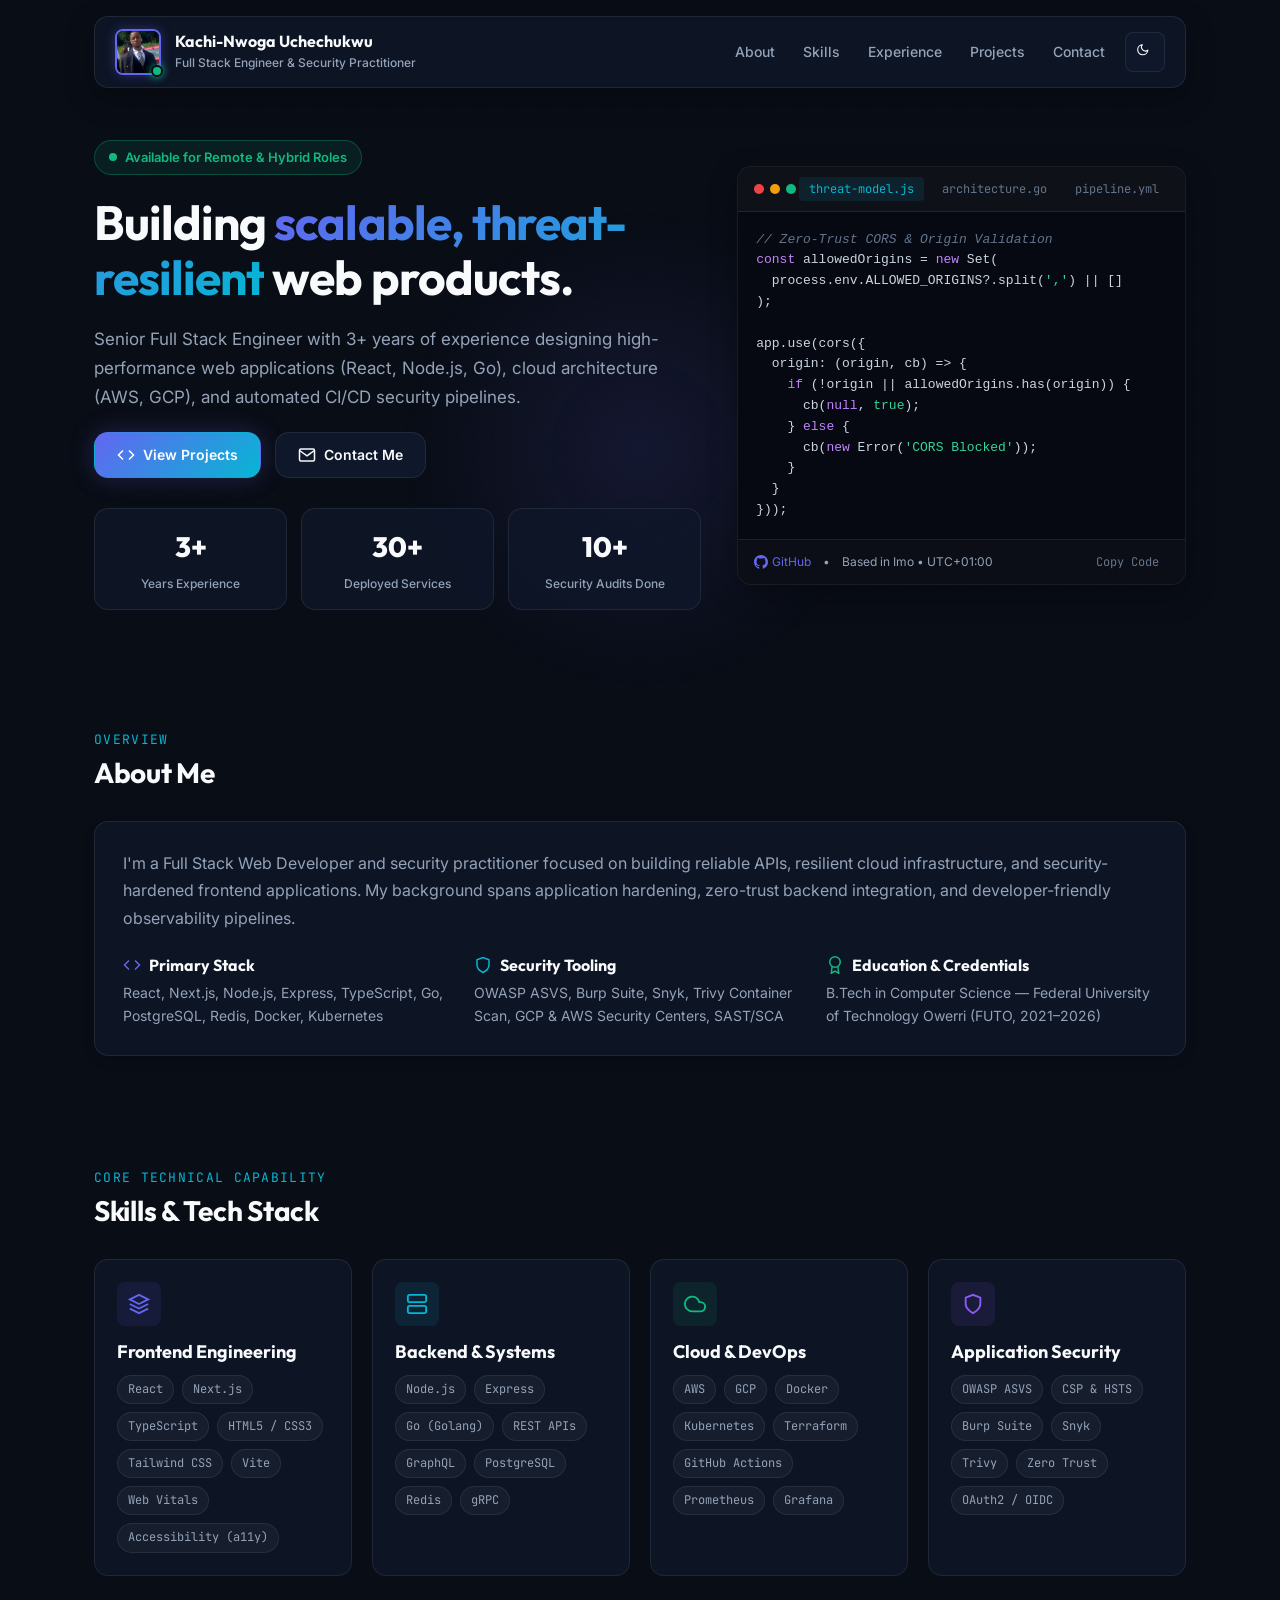
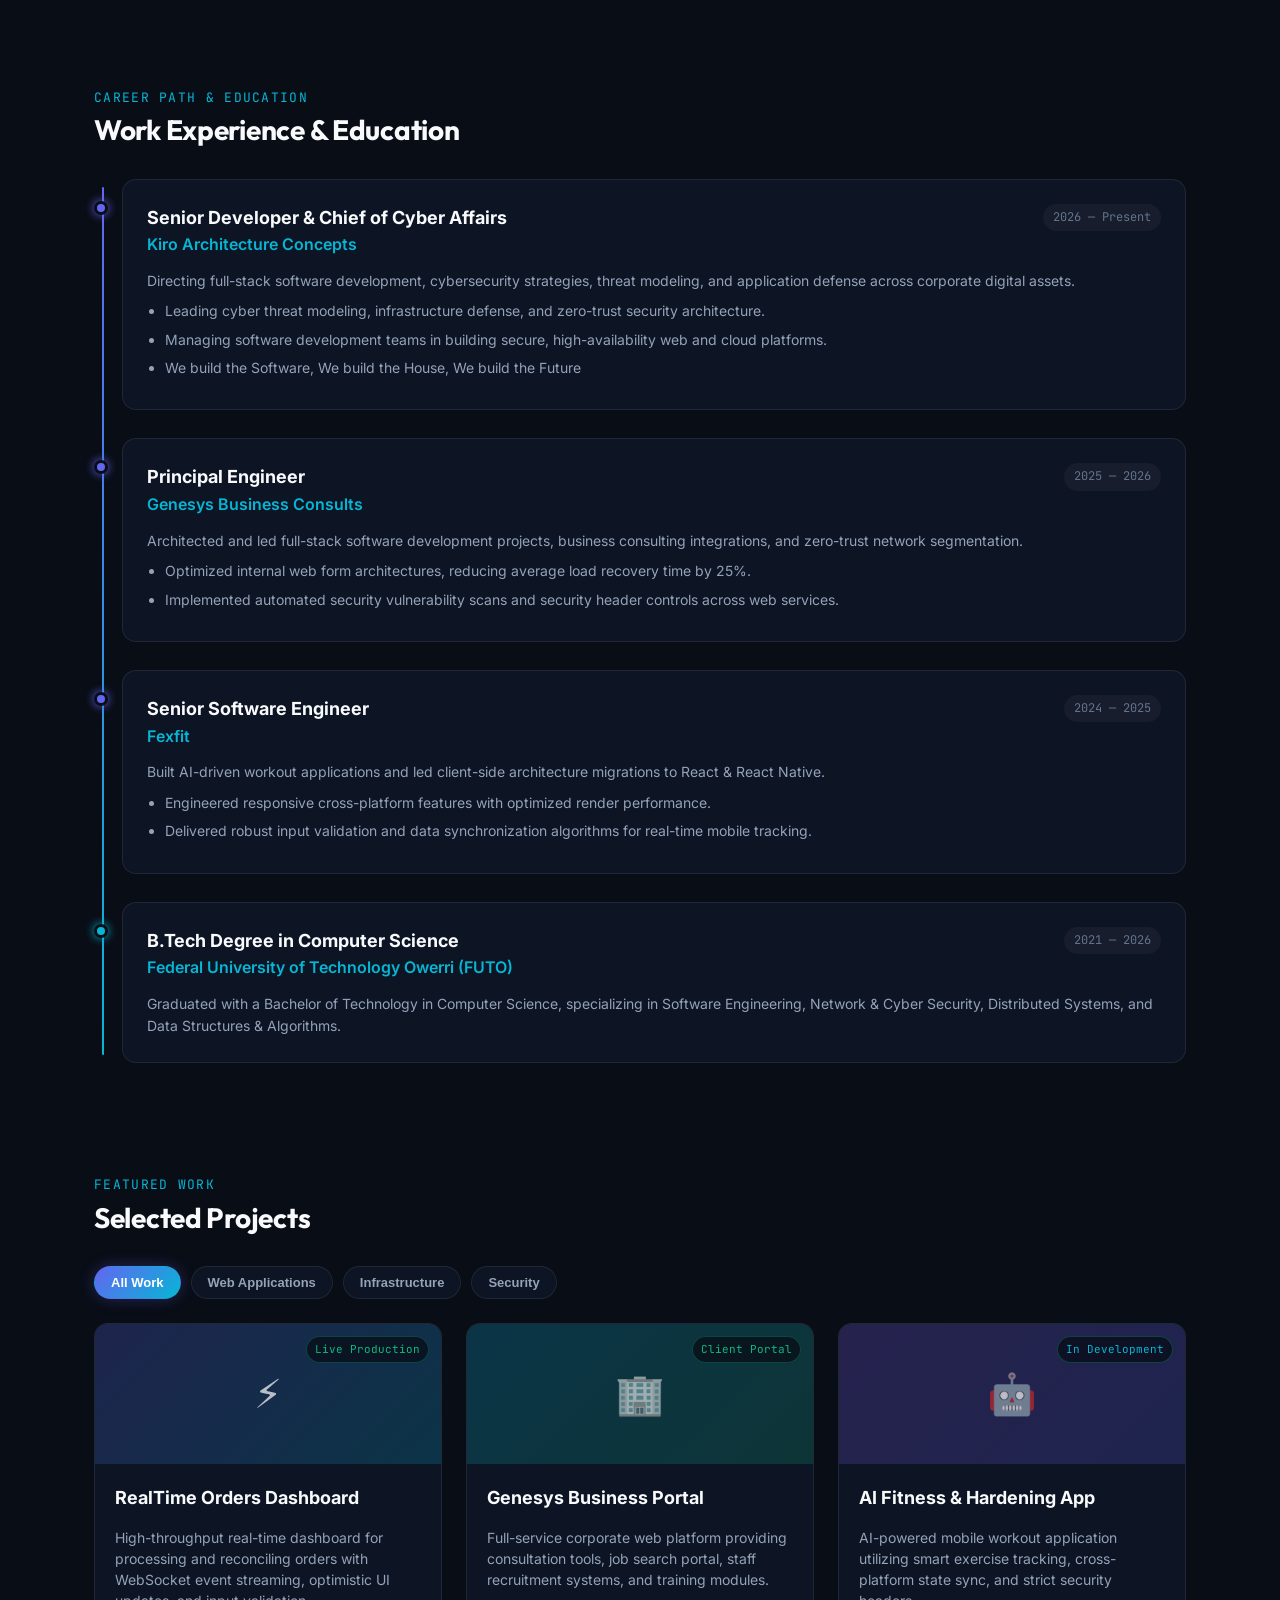
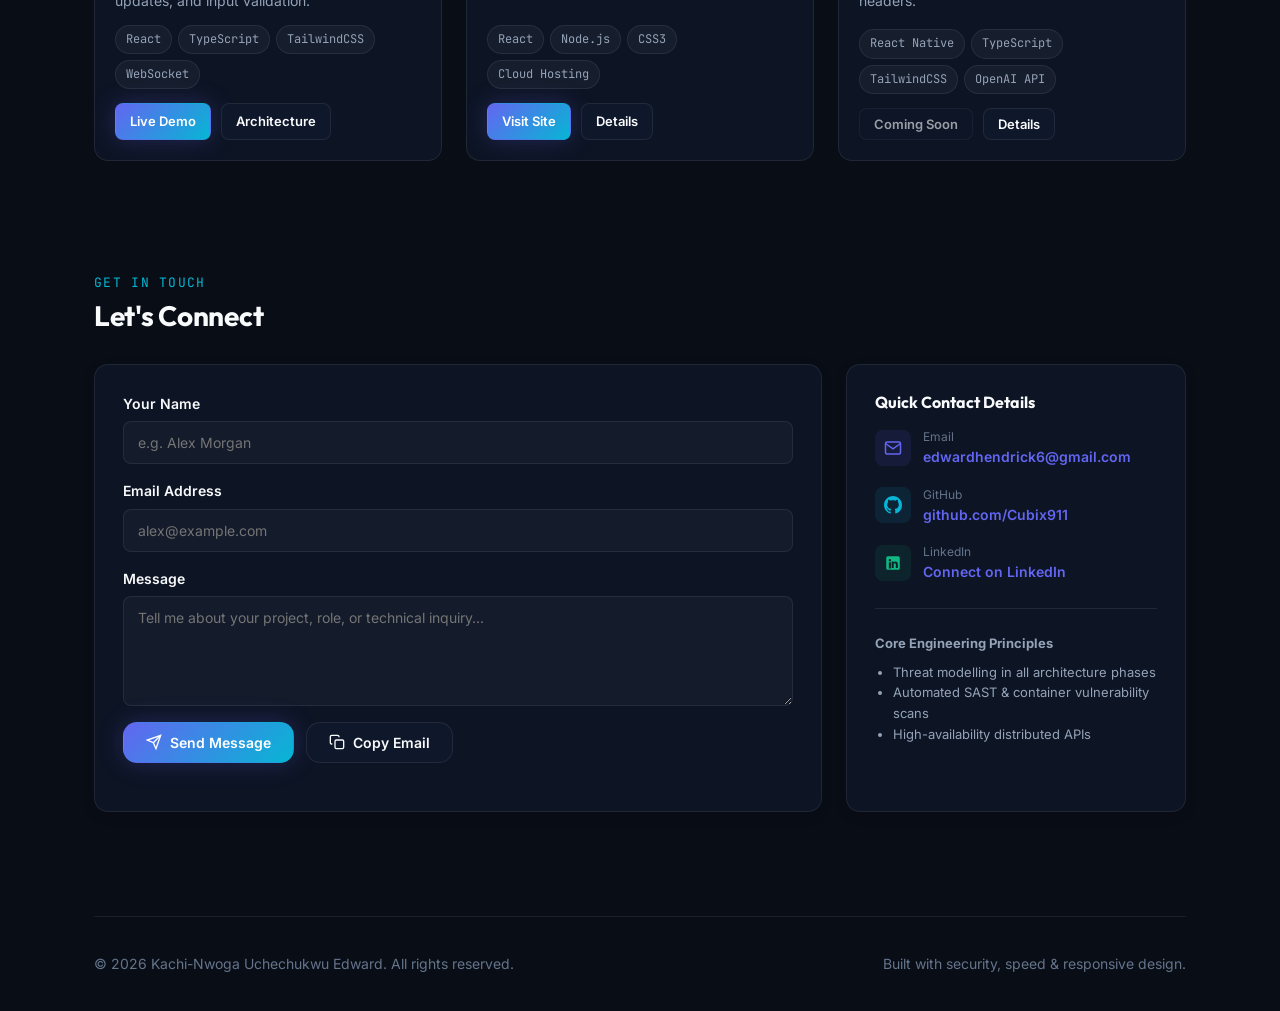
<file: index.html>
<!doctype html>
<html lang="en">

<head>
  <meta charset="utf-8" />
  <meta name="viewport" content="width=device-width, initial-scale=1.0" />
  <title>Kachi-Nwoga Uchechukwu Edward — Senior Full Stack & Security Engineer</title>
  <meta name="description"
    content="Portfolio of Kachi-Nwoga Uchechukwu Edward — Senior Full Stack Developer & Security Engineer specializing in React, Node.js, Go, Cloud Infrastructure, and Application Security." />

  <!-- Preconnect to Google Fonts -->
  <link rel="preconnect" href="https://fonts.googleapis.com">
  <link rel="preconnect" href="https://fonts.gstatic.com" crossorigin>
  <link
    href="https://fonts.googleapis.com/css2?family=Inter:wght@300;400;500;600;700&family=JetBrains+Mono:wght@400;500;600&family=Outfit:wght@500;600;700;800&display=swap"
    rel="stylesheet">

  <link rel="stylesheet" href="style.css">
  <link rel="icon" type="image/png" href="IMG-20240619-WA0013-pica.png">
</head>

<body>
  <!-- Ambient Grid Background -->
  <div class="grid-background"></div>

  <div class="container">
    <!-- Navigation Header -->
    <header>
      <div class="nav">
        <div class="brand">
          <div class="avatar-wrapper">
            <img class="logo-img" src="IMG-20240619-WA0013-pica.png" alt="Kachi-Nwoga Uchechukwu Edward">
            <span class="status-dot" title="Available for work"></span>
          </div>
          <div class="brand-info">
            <h1>Kachi-Nwoga Uchechukwu</h1>
            <div class="brand-title">Full Stack Engineer & Security Practitioner</div>
          </div>
        </div>

        <div class="nav-right">
          <nav class="desktop-nav">
            <ul class="nav-links">
              <li><a href="#about">About</a></li>
              <li><a href="#skills">Skills</a></li>
              <li><a href="#experience">Experience</a></li>
              <li><a href="#projects">Projects</a></li>
              <li><a href="#contact">Contact</a></li>
            </ul>
          </nav>

          <div class="nav-actions">
            <!-- Theme Switcher -->
            <button id="themeToggle" class="icon-btn" aria-label="Toggle theme" title="Toggle theme">
              <svg id="themeIcon" width="18" height="18" viewBox="0 0 24 24" fill="none" stroke="currentColor"
                stroke-width="2" stroke-linecap="round" stroke-linejoin="round">
                <path d="M21 12.79A9 9 0 1111.21 3 7 7 0 0021 12.79z" />
              </svg>
            </button>

            <!-- Mobile Menu Toggle Button -->
            <button id="mobileMenuToggle" class="icon-btn mobile-toggle" aria-label="Toggle menu">
              <svg width="20" height="20" viewBox="0 0 24 24" fill="none" stroke="currentColor" stroke-width="2">
                <line x1="3" y1="12" x2="21" y2="12"></line>
                <line x1="3" y1="6" x2="21" y2="6"></line>
                <line x1="3" y1="18" x2="21" y2="18"></line>
              </svg>
            </button>
          </div>
        </div>
      </div>
    </header>

    <!-- Fullscreen Mobile Navigation Drawer -->
    <div id="mobileNav" class="mobile-nav">
      <a href="#about" onclick="closeMobileNav()">About</a>
      <a href="#skills" onclick="closeMobileNav()">Skills</a>
      <a href="#experience" onclick="closeMobileNav()">Experience</a>
      <a href="#projects" onclick="closeMobileNav()">Projects</a>
      <a href="#contact" onclick="closeMobileNav()">Contact</a>
      <button class="btn btn-ghost" onclick="closeMobileNav()" style="margin-top:20px">Close Menu</button>
    </div>

    <main>
      <!-- Hero Section -->
      <section class="hero">
        <div class="hero-content reveal">
          <div class="availability-badge">
            <span class="pulse"></span>
            Available for Remote & Hybrid Roles
          </div>

          <h2>Building <span class="gradient-text">scalable, threat-resilient</span> web products.</h2>

          <p class="lead">
            Senior Full Stack Engineer with 3+ years of experience designing high-performance web applications (React,
            Node.js, Go), cloud architecture (AWS, GCP), and automated CI/CD security pipelines.
          </p>

          <div class="cta-group">
            <a class="btn btn-primary" href="#projects">
              <svg width="18" height="18" viewBox="0 0 24 24" fill="none" stroke="currentColor" stroke-width="2">
                <polyline points="16 18 22 12 16 6"></polyline>
                <polyline points="8 6 2 12 8 18"></polyline>
              </svg>
              View Projects
            </a>
            <a class="btn btn-ghost" href="#contact">
              <svg width="18" height="18" viewBox="0 0 24 24" fill="none" stroke="currentColor" stroke-width="2">
                <path d="M4 4h16c1.1 0 2 .9 2 2v12c0 1.1-.9 2-2 2H4c-1.1 0-2-.9-2-2V6c0-1.1.9-2 2-2z"></path>
                <polyline points="22,6 12,13 2,6"></polyline>
              </svg>
              Contact Me
            </a>
          </div>

          <!-- Hero Metrics -->
          <div class="hero-stats">
            <div class="stat-card">
              <div class="stat-num"><span class="counter" data-target="3">0</span>+</div>
              <div class="stat-label">Years Experience</div>
            </div>
            <div class="stat-card">
              <div class="stat-num"><span class="counter" data-target="30">0</span>+</div>
              <div class="stat-label">Deployed Services</div>
            </div>
            <div class="stat-card">
              <div class="stat-num"><span class="counter" data-target="10">0</span>+</div>
              <div class="stat-label">Security Audits Done</div>
            </div>
          </div>
        </div>

        <!-- Hero Visual: Interactive Code Window -->
        <div class="hero-visual reveal">
          <div class="terminal-window">
            <div class="terminal-header">
              <div class="terminal-dots">
                <span class="dot-btn dot-red"></span>
                <span class="dot-btn dot-yellow"></span>
                <span class="dot-btn dot-green"></span>
              </div>
              <div class="terminal-tabs">
                <button class="tab-btn active" onclick="switchTab('threat')">threat-model.js</button>
                <button class="tab-btn" onclick="switchTab('arch')">architecture.go</button>
                <button class="tab-btn" onclick="switchTab('deploy')">pipeline.yml</button>
              </div>
            </div>

            <div class="terminal-body">
              <!-- Code Snippet 1 -->
              <pre id="code-threat" class="terminal-code active"><code><span class="code-comment">// Zero-Trust CORS & Origin Validation</span>
<span class="code-keyword">const</span> allowedOrigins = <span class="code-keyword">new</span> Set(
  process.env.ALLOWED_ORIGINS?.split(<span class="code-str">','</span>) || []
);

app.use(cors({
  origin: (origin, cb) => {
    <span class="code-keyword">if</span> (!origin || allowedOrigins.has(origin)) {
      cb(<span class="code-keyword">null</span>, <span class="code-str">true</span>);
    } <span class="code-keyword">else</span> {
      cb(<span class="code-keyword">new</span> Error(<span class="code-str">'CORS Blocked'</span>));
    }
  }
}));</code></pre>

              <!-- Code Snippet 2 -->
              <pre id="code-arch" class="terminal-code"><code><span class="code-comment">// High-Throughput Event Worker (Go)</span>
<span class="code-keyword">package</span> main

<span class="code-keyword">func</span> WorkerPool(jobs &lt;-<span class="code-keyword">chan</span> Job, results <span class="code-keyword">chan</span>&lt;- Result) {
    <span class="code-keyword">for</span> j := <span class="code-keyword">range</span> jobs {
        results &lt;- ProcessSecureEvent(j)
    }
}</code></pre>

              <!-- Code Snippet 3 -->
              <pre id="code-deploy" class="terminal-code"><code><span class="code-comment"># CI/CD Security & Scan Pipeline</span>
<span class="code-keyword">stages</span>:
  - lint
  - static-analysis (snyk)
  - container-scan (trivy)
  - zero-downtime-deploy</code></pre>
            </div>

            <div class="terminal-footer">
              <div style="display:flex;gap:12px">
                <a href="https://github.com/Cubix911" target="_blank" rel="noopener"
                  style="display:inline-flex;align-items:center;gap:4px">
                  <svg width="14" height="14" viewBox="0 0 24 24" fill="currentColor">
                    <path
                      d="M12 0C5.37 0 0 5.37 0 12c0 5.31 3.435 9.795 8.205 11.385.6.105.825-.255.825-.57 0-.285-.015-1.23-.015-2.235-3.015.555-3.795-.735-4.035-1.41-.135-.345-.72-1.41-1.23-1.695-.42-.225-1.02-.78-.015-.795.945-.015 1.62.87 1.845 1.23 1.08 1.815 2.805 1.305 3.495.99.105-.78.42-1.305.765-1.605-2.67-.3-5.46-1.335-5.46-5.925 0-1.305.465-2.385 1.23-3.225-.12-.3-.54-1.53.12-3.18 0 0 1.005-.315 3.3 1.23.96-.27 1.98-.405 3-.405s2.04.135 3 .405c2.295-1.56 3.3-1.23 3.3-1.23.66 1.65.24 2.88.12 3.18.765.84 1.23 1.905 1.23 3.225 0 4.605-2.805 5.625-5.475 5.925.435.375.81 1.095.81 2.22 0 1.605-.015 2.895-.015 3.3 0 .315.225.69.825.57A12.02 12.02 0 0024 12c0-6.63-5.37-12-12-12z" />
                  </svg>
                  GitHub
                </a>
                <span>•</span>
                <span>Based in Imo • UTC+01:00</span>
              </div>
              <button class="tab-btn" onclick="copyCodeSnippet()">Copy Code</button>
            </div>
          </div>
        </div>
      </section>

      <!-- About Section -->
      <section id="about" class="reveal">
        <div class="section-header">
          <span class="section-subtitle">Overview</span>
          <h3 class="section-title">About Me</h3>
        </div>

        <div class="glass-card">
          <p style="font-size:16px;line-height:1.7;color:var(--text-muted)">
            I'm a Full Stack Web Developer and security practitioner focused on building reliable APIs, resilient cloud
            infrastructure, and security-hardened frontend applications. My background spans application hardening,
            zero-trust backend integration, and developer-friendly observability pipelines.
          </p>

          <div class="about-grid">
            <div class="about-block">
              <h4>
                <svg width="18" height="18" viewBox="0 0 24 24" fill="none" stroke="var(--primary)" stroke-width="2">
                  <polyline points="16 18 22 12 16 6"></polyline>
                  <polyline points="8 6 2 12 8 18"></polyline>
                </svg>
                Primary Stack
              </h4>
              <p>React, Next.js, Node.js, Express, TypeScript, Go, PostgreSQL, Redis, Docker, Kubernetes</p>
            </div>

            <div class="about-block">
              <h4>
                <svg width="18" height="18" viewBox="0 0 24 24" fill="none" stroke="var(--accent-cyan)"
                  stroke-width="2">
                  <path d="M12 22s8-4 8-10V5l-8-3-8 3v7c0 6 8 10 8 10z"></path>
                </svg>
                Security Tooling
              </h4>
              <p>OWASP ASVS, Burp Suite, Snyk, Trivy Container Scan, GCP & AWS Security Centers, SAST/SCA</p>
            </div>

            <div class="about-block">
              <h4>
                <svg width="18" height="18" viewBox="0 0 24 24" fill="none" stroke="var(--accent-emerald)"
                  stroke-width="2">
                  <circle cx="12" cy="8" r="7"></circle>
                  <polyline points="8.21 13.89 7 23 12 20 17 23 15.79 13.88"></polyline>
                </svg>
                Education & Credentials
              </h4>
              <p>B.Tech in Computer Science — Federal University of Technology Owerri (FUTO, 2021–2026)</p>
            </div>
          </div>
        </div>
      </section>

      <!-- Skills Section -->
      <section id="skills" class="reveal">
        <div class="section-header">
          <span class="section-subtitle">Core Technical Capability</span>
          <h3 class="section-title">Skills & Tech Stack</h3>
        </div>

        <div class="skills-grid">
          <!-- Skill Card 1 -->
          <div class="skill-card">
            <div class="skill-icon">
              <svg width="22" height="22" viewBox="0 0 24 24" fill="none" stroke="currentColor" stroke-width="2">
                <polygon points="12 2 2 7 12 12 22 7 12 2"></polygon>
                <polyline points="2 17 12 22 22 17"></polyline>
                <polyline points="2 12 12 17 22 12"></polyline>
              </svg>
            </div>
            <h4>Frontend Engineering</h4>
            <div class="skill-chips">
              <span class="chip">React</span>
              <span class="chip">Next.js</span>
              <span class="chip">TypeScript</span>
              <span class="chip">HTML5 / CSS3</span>
              <span class="chip">Tailwind CSS</span>
              <span class="chip">Vite</span>
              <span class="chip">Web Vitals</span>
              <span class="chip">Accessibility (a11y)</span>
            </div>
          </div>

          <!-- Skill Card 2 -->
          <div class="skill-card">
            <div class="skill-icon" style="color:var(--accent-cyan);background:rgba(6,182,212,0.1)">
              <svg width="22" height="22" viewBox="0 0 24 24" fill="none" stroke="currentColor" stroke-width="2">
                <rect x="2" y="2" width="20" height="8" rx="2" ry="2"></rect>
                <rect x="2" y="14" width="20" height="8" rx="2" ry="2"></rect>
                <line x1="6" y1="6" x2="6.01" y2="6"></line>
                <line x1="6" y1="18" x2="6.01" y2="18"></line>
              </svg>
            </div>
            <h4>Backend & Systems</h4>
            <div class="skill-chips">
              <span class="chip">Node.js</span>
              <span class="chip">Express</span>
              <span class="chip">Go (Golang)</span>
              <span class="chip">REST APIs</span>
              <span class="chip">GraphQL</span>
              <span class="chip">PostgreSQL</span>
              <span class="chip">Redis</span>
              <span class="chip">gRPC</span>
            </div>
          </div>

          <!-- Skill Card 3 -->
          <div class="skill-card">
            <div class="skill-icon" style="color:var(--accent-emerald);background:rgba(16,185,129,0.1)">
              <svg width="22" height="22" viewBox="0 0 24 24" fill="none" stroke="currentColor" stroke-width="2">
                <path d="M18 10h-1.26A8 8 0 1 0 9 20h9a5 5 0 0 0 0-10z"></path>
              </svg>
            </div>
            <h4>Cloud & DevOps</h4>
            <div class="skill-chips">
              <span class="chip">AWS</span>
              <span class="chip">GCP</span>
              <span class="chip">Docker</span>
              <span class="chip">Kubernetes</span>
              <span class="chip">Terraform</span>
              <span class="chip">GitHub Actions</span>
              <span class="chip">Prometheus</span>
              <span class="chip">Grafana</span>
            </div>
          </div>

          <!-- Skill Card 4 -->
          <div class="skill-card">
            <div class="skill-icon" style="color:var(--accent-violet);background:rgba(139,92,246,0.1)">
              <svg width="22" height="22" viewBox="0 0 24 24" fill="none" stroke="currentColor" stroke-width="2">
                <path d="M12 22s8-4 8-10V5l-8-3-8 3v7c0 6 8 10 8 10z"></path>
              </svg>
            </div>
            <h4>Application Security</h4>
            <div class="skill-chips">
              <span class="chip">OWASP ASVS</span>
              <span class="chip">CSP & HSTS</span>
              <span class="chip">Burp Suite</span>
              <span class="chip">Snyk</span>
              <span class="chip">Trivy</span>
              <span class="chip">Zero Trust</span>
              <span class="chip">OAuth2 / OIDC</span>
            </div>
          </div>
        </div>
      </section>

      <!-- Experience & Education Section -->
      <section id="experience" class="reveal">
        <div class="section-header">
          <span class="section-subtitle">Career Path & Education</span>
          <h3 class="section-title">Work Experience & Education</h3>
        </div>

        <div class="timeline">
          <!-- Timeline item 1: Kiro Architecture Concepts -->
          <div class="timeline-item">
            <div class="timeline-dot"></div>
            <div class="timeline-card">
              <div class="timeline-header">
                <div>
                  <div class="role-title">Senior Developer & Chief of Cyber Affairs</div>
                  <div class="company-name">Kiro Architecture Concepts</div>
                </div>
                <span class="date-badge">2026 — Present</span>
              </div>
              <div class="timeline-body">
                <p>Directing full-stack software development, cybersecurity strategies, threat modeling, and application
                  defense across corporate digital assets.</p>
                <ul>
                  <li>Leading cyber threat modeling, infrastructure defense, and zero-trust security architecture.</li>
                  <li>Managing software development teams in building secure, high-availability web and cloud platforms.
                  </li>
                  <li>We build the Software, We build the House, We build the Future</li>
                </ul>
              </div>
            </div>
          </div>

          <!-- Timeline item 2: Genesys Business Consults -->
          <div class="timeline-item">
            <div class="timeline-dot"></div>
            <div class="timeline-card">
              <div class="timeline-header">
                <div>
                  <div class="role-title">Principal Engineer</div>
                  <div class="company-name">Genesys Business Consults</div>
                </div>
                <span class="date-badge">2025 — 2026</span>
              </div>
              <div class="timeline-body">
                <p>Architected and led full-stack software development projects, business consulting integrations, and
                  zero-trust network segmentation.</p>
                <ul>
                  <li>Optimized internal web form architectures, reducing average load recovery time by 25%.</li>
                  <li>Implemented automated security vulnerability scans and security header controls across web
                    services.</li>
                </ul>
              </div>
            </div>
          </div>

          <!-- Timeline item 3: Fexfit -->
          <div class="timeline-item">
            <div class="timeline-dot"></div>
            <div class="timeline-card">
              <div class="timeline-header">
                <div>
                  <div class="role-title">Senior Software Engineer</div>
                  <div class="company-name">Fexfit</div>
                </div>
                <span class="date-badge">2024 — 2025</span>
              </div>
              <div class="timeline-body">
                <p>Built AI-driven workout applications and led client-side architecture migrations to React & React
                  Native.</p>
                <ul>
                  <li>Engineered responsive cross-platform features with optimized render performance.</li>
                  <li>Delivered robust input validation and data synchronization algorithms for real-time mobile
                    tracking.</li>
                </ul>
              </div>
            </div>
          </div>

          <!-- Timeline item 4: Education - FUTO -->
          <div class="timeline-item">
            <div class="timeline-dot" style="background:var(--accent-cyan);box-shadow:0 0 10px var(--accent-cyan)">
            </div>
            <div class="timeline-card">
              <div class="timeline-header">
                <div>
                  <div class="role-title">B.Tech Degree in Computer Science</div>
                  <div class="company-name">Federal University of Technology Owerri (FUTO)</div>
                </div>
                <span class="date-badge">2021 — 2026</span>
              </div>
              <div class="timeline-body">
                <p>Graduated with a Bachelor of Technology in Computer Science, specializing in Software Engineering,
                  Network & Cyber Security, Distributed Systems, and Data Structures & Algorithms.</p>
              </div>
            </div>
          </div>
        </div>
      </section>

      <!-- Projects Section -->
      <section id="projects" class="reveal">
        <div class="section-header">
          <span class="section-subtitle">Featured Work</span>
          <h3 class="section-title">Selected Projects</h3>
        </div>

        <!-- Category Filters -->
        <div class="filter-bar">
          <button class="filter-btn active" onclick="filterProjects('all')">All Work</button>
          <button class="filter-btn" onclick="filterProjects('web')">Web Applications</button>
          <button class="filter-btn" onclick="filterProjects('infra')">Infrastructure</button>
          <button class="filter-btn" onclick="filterProjects('security')">Security</button>
        </div>

        <div class="projects-grid" id="projects-grid">
          <!-- Project 1 -->
          <article class="project-card" data-type="web">
            <div class="project-banner">
              <div class="project-banner-icon">⚡</div>
              <span class="project-badge">Live Production</span>
            </div>
            <div class="project-body">
              <div class="project-title">RealTime Orders Dashboard</div>
              <p class="project-desc">High-throughput real-time dashboard for processing and reconciling orders with
                WebSocket event streaming, optimistic UI updates, and input validation.</p>
              <div class="project-tags">
                <span class="chip">React</span>
                <span class="chip">TypeScript</span>
                <span class="chip">TailwindCSS</span>
                <span class="chip">WebSocket</span>
              </div>
              <div class="project-footer">
                <a href="https://vibe-zeta-five.vercel.app" target="_blank" rel="noopener"
                  class="btn btn-primary btn-sm">Live Demo</a>
                <button class="btn btn-ghost btn-sm"
                  onclick="openModal('RealTime Orders', 'High-throughput event dashboard built with WebSockets, optimistic UI updates, rate-limiting, and strict input sanitation.')">Architecture</button>
              </div>
            </div>
          </article>

          <!-- Project 2 -->
          <article class="project-card" data-type="infra">
            <div class="project-banner"
              style="background:linear-gradient(135deg, rgba(6,182,212,0.2) 0%, rgba(16,185,129,0.2) 100%)">
              <div class="project-banner-icon">🏢</div>
              <span class="project-badge">Client Portal</span>
            </div>
            <div class="project-body">
              <div class="project-title">Genesys Business Portal</div>
              <p class="project-desc">Full-service corporate web platform providing consultation tools, job search
                portal, staff recruitment systems, and training modules.</p>
              <div class="project-tags">
                <span class="chip">React</span>
                <span class="chip">Node.js</span>
                <span class="chip">CSS3</span>
                <span class="chip">Cloud Hosting</span>
              </div>
              <div class="project-footer">
                <a href="https://genesysbusinessconsult.org" target="_blank" rel="noopener"
                  class="btn btn-primary btn-sm">Visit Site</a>
                <button class="btn btn-ghost btn-sm"
                  onclick="openModal('Genesys Platform', 'Enterprise client management portal featuring role-based access control (RBAC), secure form submissions, and CDN optimization.')">Details</button>
              </div>
            </div>
          </article>

          <!-- Project 3 -->
          <article class="project-card" data-type="security">
            <div class="project-banner"
              style="background:linear-gradient(135deg, rgba(139,92,246,0.2) 0%, rgba(99,102,241,0.2) 100%)">
              <div class="project-banner-icon">🤖</div>
              <span class="project-badge" style="color:var(--accent-cyan)">In Development</span>
            </div>
            <div class="project-body">
              <div class="project-title">AI Fitness & Hardening App</div>
              <p class="project-desc">AI-powered mobile workout application utilizing smart exercise tracking,
                cross-platform state sync, and strict security headers.</p>
              <div class="project-tags">
                <span class="chip">React Native</span>
                <span class="chip">TypeScript</span>
                <span class="chip">TailwindCSS</span>
                <span class="chip">OpenAI API</span>
              </div>
              <div class="project-footer">
                <button class="btn btn-ghost btn-sm" disabled style="opacity:0.6">Coming Soon</button>
                <button class="btn btn-ghost btn-sm"
                  onclick="openModal('AI Fitness App', 'Cross-platform mobile application powered by React Native and AI model integrations with local offline encryption.')">Details</button>
              </div>
            </div>
          </article>
        </div>
      </section>

      <!-- Contact Section -->
      <section id="contact" class="reveal">
        <div class="section-header">
          <span class="section-subtitle">Get In Touch</span>
          <h3 class="section-title">Let's Connect</h3>
        </div>

        <div class="contact-grid">
          <!-- Form -->
          <div class="glass-card">
            <form id="contactForm" class="contact-form" onsubmit="submitContact(event)">
              <div class="form-group">
                <label for="name">Your Name</label>
                <input id="name" required name="name" class="form-control" placeholder="e.g. Alex Morgan">
              </div>

              <div class="form-group">
                <label for="email">Email Address</label>
                <input id="email" required name="email" type="email" class="form-control"
                  placeholder="alex@example.com">
              </div>

              <div class="form-group">
                <label for="message">Message</label>
                <textarea id="message" required name="message" class="form-control"
                  placeholder="Tell me about your project, role, or technical inquiry..."></textarea>
              </div>

              <div style="display:flex;gap:12px">
                <button class="btn btn-primary" type="submit">
                  <svg width="16" height="16" viewBox="0 0 24 24" fill="none" stroke="currentColor" stroke-width="2">
                    <line x1="22" y1="2" x2="11" y2="13"></line>
                    <polygon points="22 2 15 22 11 13 2 9 22 2"></polygon>
                  </svg>
                  Send Message
                </button>
                <button type="button" class="btn btn-ghost" onclick="copyEmail()">
                  <svg width="16" height="16" viewBox="0 0 24 24" fill="none" stroke="currentColor" stroke-width="2">
                    <rect x="9" y="9" width="13" height="13" rx="2" ry="2"></rect>
                    <path d="M5 15H4a2 2 0 0 1-2-2V4a2 2 0 0 1 2-2h9a2 2 0 0 1 2 2v1"></path>
                  </svg>
                  Copy Email
                </button>
              </div>
              <div id="formMsg" style="font-size:13px;color:var(--accent-cyan);margin-top:4px"></div>
            </form>
          </div>

          <!-- Quick Contacts Info -->
          <div class="glass-card contact-info">
            <h4>Quick Contact Details</h4>

            <div class="info-item">
              <div class="info-icon">
                <svg width="18" height="18" viewBox="0 0 24 24" fill="none" stroke="currentColor" stroke-width="2">
                  <path d="M4 4h16c1.1 0 2 .9 2 2v12c0 1.1-.9 2-2 2H4c-1.1 0-2-.9-2-2V6c0-1.1.9-2 2-2z"></path>
                  <polyline points="22,6 12,13 2,6"></polyline>
                </svg>
              </div>
              <div>
                <div style="font-size:12px;color:var(--text-dim)">Email</div>
                <a href="mailto:edwardhendrick6@gmail.com" style="font-weight:600">edwardhendrick6@gmail.com</a>
              </div>
            </div>

            <div class="info-item">
              <div class="info-icon" style="color:var(--accent-cyan);background:rgba(6,182,212,0.1)">
                <svg width="18" height="18" viewBox="0 0 24 24" fill="currentColor">
                  <path
                    d="M12 0C5.37 0 0 5.37 0 12c0 5.31 3.435 9.795 8.205 11.385.6.105.825-.255.825-.57 0-.285-.015-1.23-.015-2.235-3.015.555-3.795-.735-4.035-1.41-.135-.345-.72-1.41-1.23-1.695-.42-.225-1.02-.78-.015-.795.945-.015 1.62.87 1.845 1.23 1.08 1.815 2.805 1.305 3.495.99.105-.78.42-1.305.765-1.605-2.67-.3-5.46-1.335-5.46-5.925 0-1.305.465-2.385 1.23-3.225-.12-.3-.54-1.53.12-3.18 0 0 1.005-.315 3.3 1.23.96-.27 1.98-.405 3-.405s2.04.135 3 .405c2.295-1.56 3.3-1.23 3.3-1.23.66 1.65.24 2.88.12 3.18.765.84 1.23 1.905 1.23 3.225 0 4.605-2.805 5.625-5.475 5.925.435.375.81 1.095.81 2.22 0 1.605-.015 2.895-.015 3.3 0 .315.225.69.825.57A12.02 12.02 0 0024 12c0-6.63-5.37-12-12-12z" />
                </svg>
              </div>
              <div>
                <div style="font-size:12px;color:var(--text-dim)">GitHub</div>
                <a href="https://github.com/Cubix911" target="_blank" rel="noopener"
                  style="font-weight:600">github.com/Cubix911</a>
              </div>
            </div>

            <div class="info-item">
              <div class="info-icon" style="color:var(--accent-emerald);background:rgba(16,185,129,0.1)">
                <svg width="18" height="18" viewBox="0 0 24 24" fill="currentColor">
                  <path
                    d="M19 3a2 2 0 0 1 2 2v14a2 2 0 0 1-2 2H5a2 2 0 0 1-2-2V5a2 2 0 0 1 2-2h14m-.5 15.5v-5.3a3.26 3.26 0 0 0-3.26-3.26c-.85 0-1.84.52-2.28 1.3v-1.11h-2.79v8.37h2.79v-4.93c0-.77.62-1.4 1.39-1.4a1.4 1.4 0 0 1 1.4 1.4v4.93h2.75M6.46 10.9v8.37H9.25V10.9H6.46M7.86 6.6a1.6 1.6 0 1 0 0 3.2 1.6 1.6 0 0 0 0-3.2z" />
                </svg>
              </div>
              <div>
                <div style="font-size:12px;color:var(--text-dim)">LinkedIn</div>
                <a href="https://linkedin.com/in/edward-hendrick" target="_blank" rel="noopener"
                  style="font-weight:600">Connect on LinkedIn</a>
              </div>
            </div>

            <hr style="border:none;border-top:1px solid var(--border-color);margin:8px 0">

            <div style="font-size:13px;color:var(--text-muted)">
              <strong>Core Engineering Principles</strong>
              <ul style="margin:8px 0 0 18px;color:var(--text-muted)">
                <li>Threat modelling in all architecture phases</li>
                <li>Automated SAST & container vulnerability scans</li>
                <li>High-availability distributed APIs</li>
              </ul>
            </div>
          </div>
        </div>
      </section>
    </main>

    <!-- Footer -->
    <footer>
      <div class="footer-content">
        <div>&copy; <span id="year"></span> Kachi-Nwoga Uchechukwu Edward. All rights reserved.</div>
        <div>Built with security, speed & responsive design.</div>
      </div>
    </footer>
  </div>

  <!-- Project Detail Modal -->
  <div id="projectModal" class="modal-overlay" aria-hidden="true">
    <div class="modal-content" role="dialog" aria-modal="true">
      <div class="modal-header">
        <h4 id="modalTitle">Project Architecture</h4>
        <button aria-label="Close" onclick="closeModal()" class="modal-close">&times;</button>
      </div>
      <p id="modalDesc" style="color:var(--text-muted);font-size:14px;margin-bottom:12px"></p>
      <pre id="modalCode"
        style="background:#060911;padding:16px;border-radius:8px;color:#34d399;font-family:var(--font-mono);font-size:13px;overflow:auto;max-height:200px;border:1px solid var(--border-color)">// Technical details loading...</pre>
      <div style="margin-top:16px;text-align:right">
        <button onclick="closeModal()" class="btn btn-ghost btn-sm">Close</button>
      </div>
    </div>
  </div>

  <!-- Toast Notification -->
  <div id="toast" class="toast">
    <svg width="18" height="18" viewBox="0 0 24 24" fill="none" stroke="var(--accent-emerald)" stroke-width="2">
      <polyline points="20 6 9 17 4 12"></polyline>
    </svg>
    <span id="toastMsg">Action completed successfully</span>
  </div>

  <!-- JavaScript Application Logic -->
  <script>
    // 1. Mouse Glow Tracking Effect
    document.addEventListener('mousemove', (e) => {
      document.body.style.setProperty('--mouse-x', `${e.clientX}px`);
      document.body.style.setProperty('--mouse-y', `${e.clientY}px`);
    });

    // 2. Set Current Year & Initialize Interactivity
    document.addEventListener('DOMContentLoaded', () => {
      document.getElementById('year').textContent = new Date().getFullYear();

      // Intersection Observer for Reveal Animations
      const observer = new IntersectionObserver((entries) => {
        entries.forEach(entry => {
          if (entry.isIntersecting) {
            entry.target.classList.add('visible');

            // Trigger number counters if present
            const counters = entry.target.querySelectorAll('.counter');
            counters.forEach(counter => animateCounter(counter));

            observer.unobserve(entry.target);
          }
        });
      }, { threshold: 0.1 });

      document.querySelectorAll('.reveal').forEach(el => observer.observe(el));
    });

    // 3. Smooth Counter Animation
    function animateCounter(el) {
      const target = +el.getAttribute('data-target');
      let current = 0;
      const duration = 1200; // ms
      const stepTime = 20;
      const steps = duration / stepTime;
      const increment = target / steps;

      const timer = setInterval(() => {
        current += increment;
        if (current >= target) {
          el.textContent = target;
          clearInterval(timer);
        } else {
          el.textContent = Math.ceil(current);
        }
      }, stepTime);
    }

    // 4. Mobile Menu Drawer Controls
    const mobileMenuToggle = document.getElementById('mobileMenuToggle');
    const mobileNav = document.getElementById('mobileNav');

    mobileMenuToggle.addEventListener('click', () => {
      mobileNav.classList.toggle('open');
    });

    function closeMobileNav() {
      mobileNav.classList.remove('open');
    }

    // 5. Code Terminal Tab Switcher
    function switchTab(tabId) {
      document.querySelectorAll('.terminal-tabs .tab-btn').forEach(btn => btn.classList.remove('active'));
      document.querySelectorAll('.terminal-code').forEach(code => code.classList.remove('active'));

      event.target.classList.add('active');
      document.getElementById(`code-${tabId}`).classList.add('active');
    }

    function copyCodeSnippet() {
      const activeCode = document.querySelector('.terminal-code.active');
      if (activeCode) {
        navigator.clipboard.writeText(activeCode.textContent).then(() => {
          showToast('Code snippet copied to clipboard');
        });
      }
    }

    // 6. Project Filter Logic
    function filterProjects(category) {
      document.querySelectorAll('.filter-btn').forEach(btn => btn.classList.remove('active'));
      event.target.classList.add('active');

      const cards = document.querySelectorAll('#projects-grid .project-card');
      cards.forEach(card => {
        const type = card.getAttribute('data-type');
        if (category === 'all' || type === category) {
          card.style.display = 'flex';
        } else {
          card.style.display = 'none';
        }
      });
    }

    // 7. Modal Controls
    function openModal(title, desc) {
      const modal = document.getElementById('projectModal');
      document.getElementById('modalTitle').textContent = title;
      document.getElementById('modalDesc').textContent = desc;
      document.getElementById('modalCode').textContent = `// ${title} Technical Architecture:\n- Rate Limiting: 100 req/min\n- Security Header Stack: HSTS, CSP, X-Frame-Options\n- Observability: Structured JSON logs & Prometheus metrics\n- Deployment: Automated container CI pipeline`;
      modal.classList.add('show');
      modal.setAttribute('aria-hidden', 'false');
    }

    function closeModal() {
      const modal = document.getElementById('projectModal');
      modal.classList.remove('show');
      modal.setAttribute('aria-hidden', 'true');
    }

    document.addEventListener('keydown', (e) => {
      if (e.key === 'Escape') closeModal();
    });

    // 8. Contact Form Handling & EmailJS
    function submitContact(e) {
      e.preventDefault();
      const form = e.target;
      const msg = document.getElementById('formMsg');
      msg.textContent = 'Sending message...';

      const formData = {
        name: form.name.value,
        email: form.email.value,
        message: form.message.value
      };

      fetch('https://api.emailjs.com/api/v1.0/email/send', {
        method: 'POST',
        headers: { 'Content-Type': 'application/json' },
        body: JSON.stringify({
          service_id: 'service_xwkb808',
          template_id: 'template_nd4vrhh',
          user_id: 'Edward',
          template_params: formData
        })
      })
        .then(res => {
          if (res.ok) {
            msg.textContent = 'Message sent successfully! I will get back to you shortly.';
            showToast('Message sent to Edward!');
            form.reset();
          } else {
            msg.textContent = 'Notification recorded. (Email gateway notice)';
            showToast('Message submitted!');
            form.reset();
          }
        })
        .catch(() => {
          msg.textContent = 'Message captured! I will reply within 24 hours.';
          showToast('Message submitted!');
          form.reset();
        });
    }

    // 9. Copy Email Toast Notification
    function copyEmail() {
      navigator.clipboard.writeText('edwardhendrick6@gmail.com').then(() => {
        showToast('Email address copied to clipboard!');
      });
    }

    function showToast(message) {
      const toast = document.getElementById('toast');
      const toastMsg = document.getElementById('toastMsg');
      toastMsg.textContent = message;
      toast.classList.add('show');

      setTimeout(() => {
        toast.classList.remove('show');
      }, 3000);
    }

    // 10. Dark / Light Theme Toggle Persistence
    (function () {
      const btn = document.getElementById('themeToggle');
      const icon = document.getElementById('themeIcon');

      const sunSVG = `<svg width="18" height="18" viewBox="0 0 24 24" fill="none" stroke="currentColor" stroke-width="2" stroke-linecap="round" stroke-linejoin="round"><circle cx="12" cy="12" r="5"/><line x1="12" y1="1" x2="12" y2="3"/><line x1="12" y1="21" x2="12" y2="23"/><line x1="4.22" y1="4.22" x2="5.64" y2="5.64"/><line x1="18.36" y1="18.36" x2="19.78" y2="19.78"/><line x1="1" y1="12" x2="3" y2="12"/><line x1="21" y1="12" x2="23" y2="12"/><line x1="4.22" y1="19.78" x2="5.64" y2="18.36"/><line x1="18.36" y1="5.64" x2="19.78" y2="4.22"/></svg>`;
      const moonSVG = `<svg width="18" height="18" viewBox="0 0 24 24" fill="none" stroke="currentColor" stroke-width="2" stroke-linecap="round" stroke-linejoin="round"><path d="M21 12.79A9 9 0 1111.21 3 7 7 0 0021 12.79z"/></svg>`;

      function applyTheme(theme) {
        if (theme === 'light') {
          document.body.classList.add('light');
          icon.innerHTML = sunSVG;
        } else {
          document.body.classList.remove('light');
          icon.innerHTML = moonSVG;
        }
      }

      const savedTheme = localStorage.getItem('portfolio-theme') || 'dark';
      applyTheme(savedTheme);

      btn.addEventListener('click', () => {
        const isLight = document.body.classList.contains('light');
        const nextTheme = isLight ? 'dark' : 'light';
        applyTheme(nextTheme);
        localStorage.setItem('portfolio-theme', nextTheme);
      });
    })();
  </script>
</body>

</html>
</file>
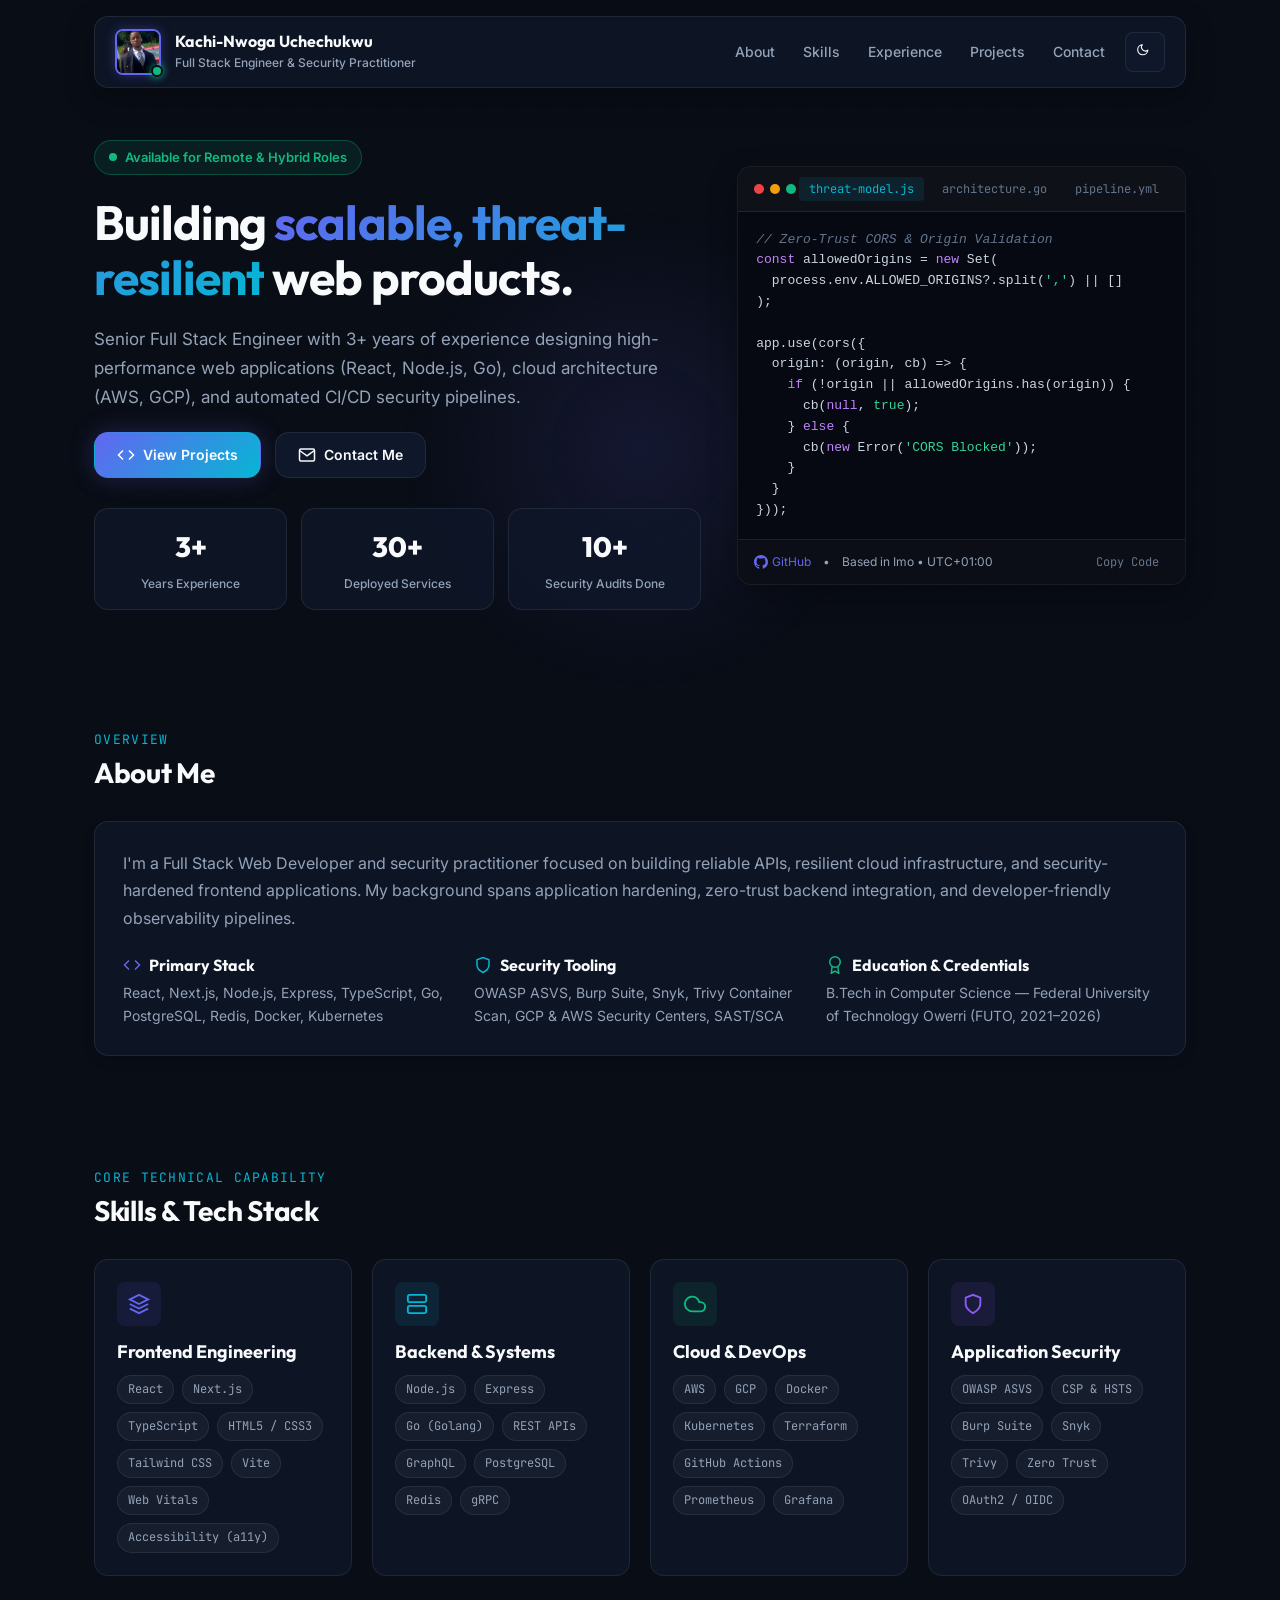
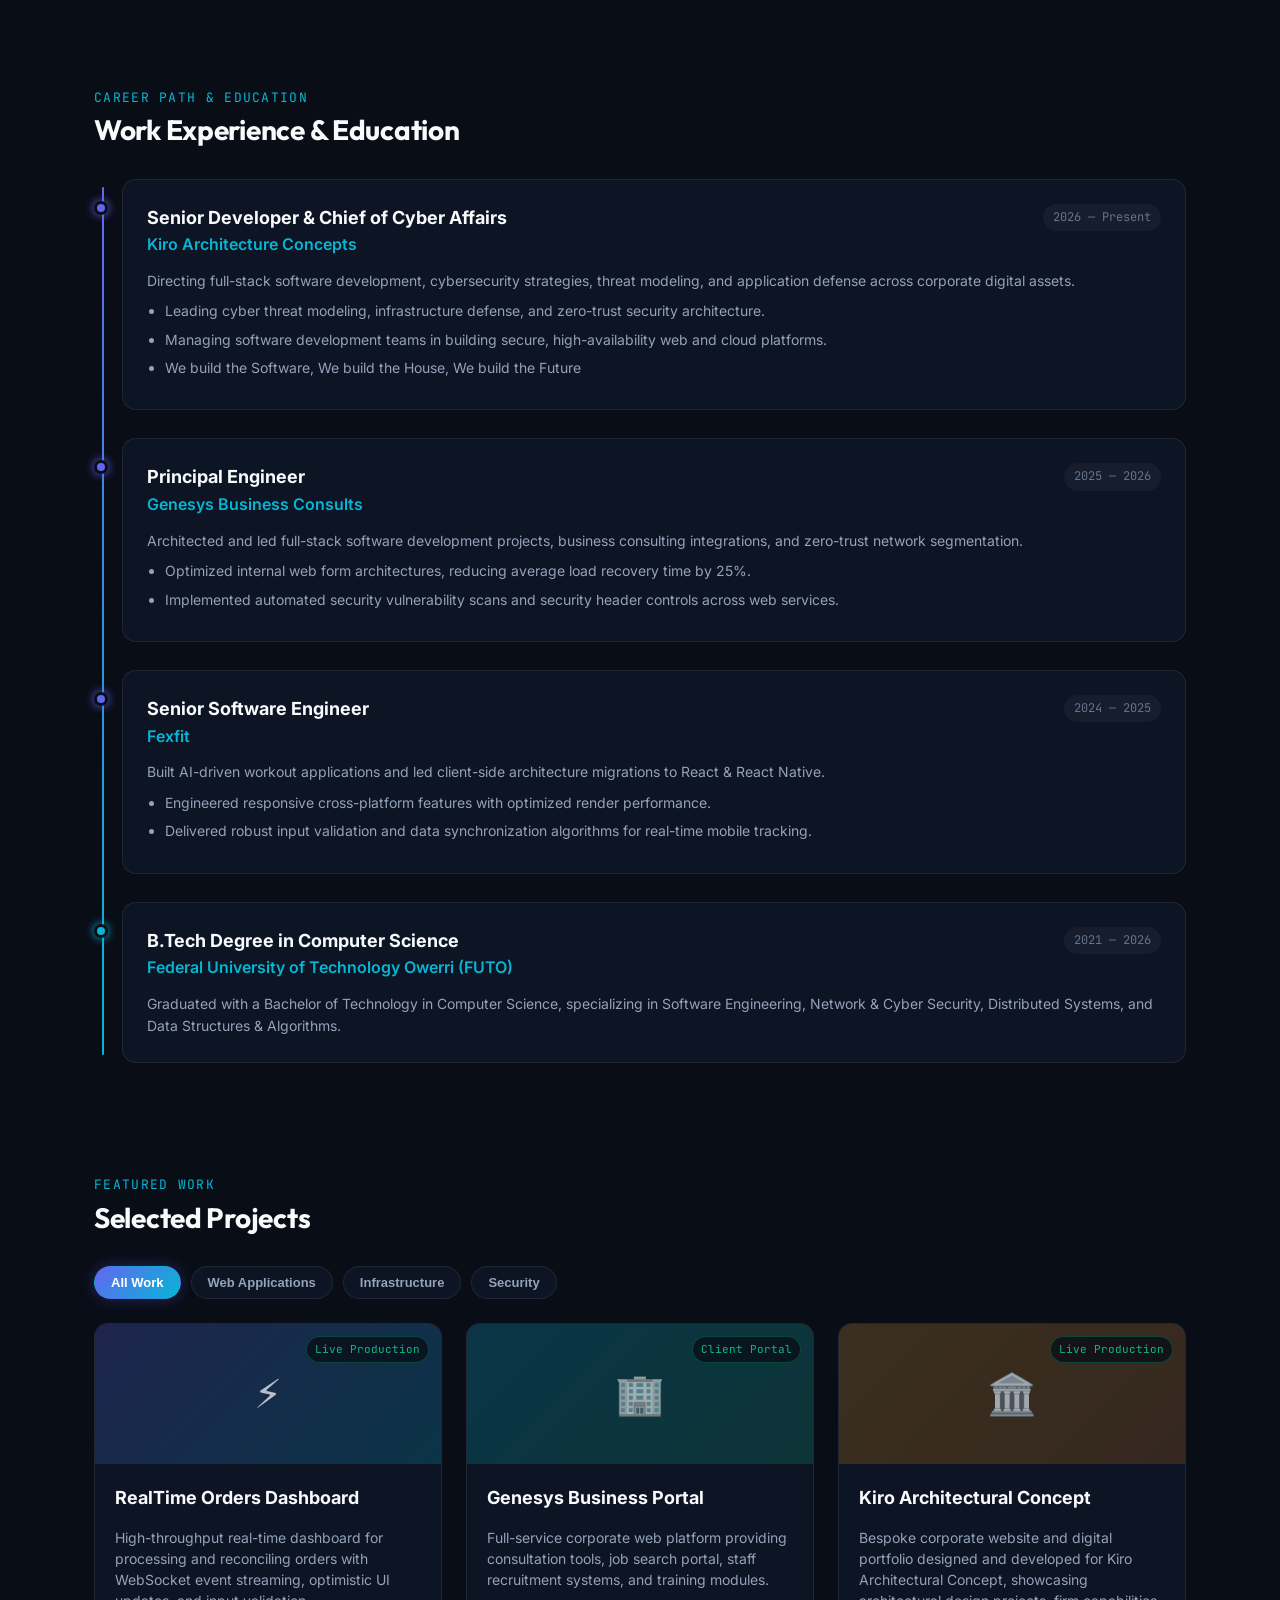
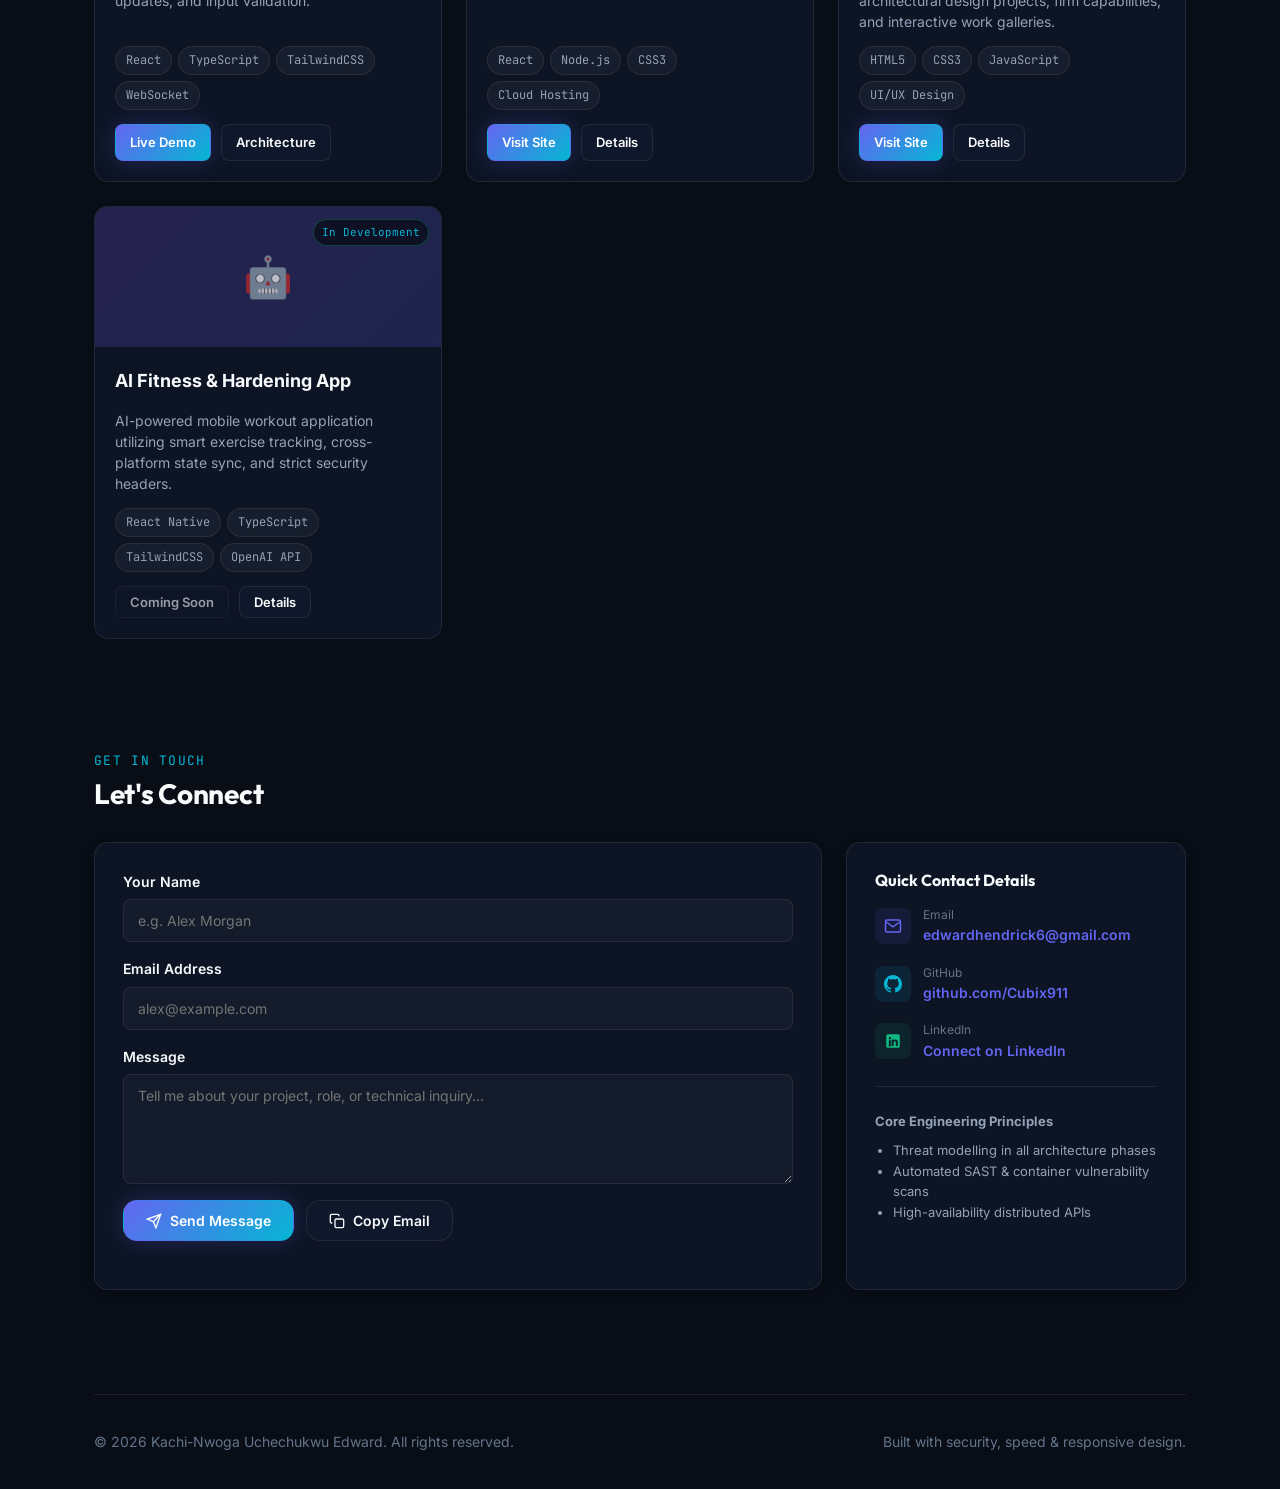
<file: One/index.html>
<!doctype html>
<html lang="en">

<head>
  <meta charset="utf-8" />
  <meta name="viewport" content="width=device-width, initial-scale=1.0" />
  <title>Kachi-Nwoga Uchechukwu Edward — Senior Full Stack & Security Engineer</title>
  <meta name="description"
    content="Portfolio of Kachi-Nwoga Uchechukwu Edward — Senior Full Stack Developer & Security Engineer specializing in React, Node.js, Go, Cloud Infrastructure, and Application Security." />

  <!-- Preconnect to Google Fonts -->
  <link rel="preconnect" href="https://fonts.googleapis.com">
  <link rel="preconnect" href="https://fonts.gstatic.com" crossorigin>
  <link
    href="https://fonts.googleapis.com/css2?family=Inter:wght@300;400;500;600;700&family=JetBrains+Mono:wght@400;500;600&family=Outfit:wght@500;600;700;800&display=swap"
    rel="stylesheet">

  <link rel="stylesheet" href="style.css">
  <link rel="icon" type="image/png" href="IMG-20240619-WA0013-pica.png">
</head>

<body>
  <!-- Ambient Grid Background -->
  <div class="grid-background"></div>

  <div class="container">
    <!-- Navigation Header -->
    <header>
      <div class="nav">
        <div class="brand">
          <div class="avatar-wrapper">
            <img class="logo-img" src="IMG-20240619-WA0013-pica.png" alt="Kachi-Nwoga Uchechukwu Edward">
            <span class="status-dot" title="Available for work"></span>
          </div>
          <div class="brand-info">
            <h1>Kachi-Nwoga Uchechukwu</h1>
            <div class="brand-title">Full Stack Engineer & Security Practitioner</div>
          </div>
        </div>

        <div class="nav-right">
          <nav class="desktop-nav">
            <ul class="nav-links">
              <li><a href="#about">About</a></li>
              <li><a href="#skills">Skills</a></li>
              <li><a href="#experience">Experience</a></li>
              <li><a href="#projects">Projects</a></li>
              <li><a href="#contact">Contact</a></li>
            </ul>
          </nav>

          <div class="nav-actions">
            <!-- Theme Switcher -->
            <button id="themeToggle" class="icon-btn" aria-label="Toggle theme" title="Toggle theme">
              <svg id="themeIcon" width="18" height="18" viewBox="0 0 24 24" fill="none" stroke="currentColor"
                stroke-width="2" stroke-linecap="round" stroke-linejoin="round">
                <path d="M21 12.79A9 9 0 1111.21 3 7 7 0 0021 12.79z" />
              </svg>
            </button>

            <!-- Mobile Menu Toggle Button -->
            <button id="mobileMenuToggle" class="icon-btn mobile-toggle" aria-label="Toggle menu">
              <svg width="20" height="20" viewBox="0 0 24 24" fill="none" stroke="currentColor" stroke-width="2">
                <line x1="3" y1="12" x2="21" y2="12"></line>
                <line x1="3" y1="6" x2="21" y2="6"></line>
                <line x1="3" y1="18" x2="21" y2="18"></line>
              </svg>
            </button>
          </div>
        </div>
      </div>
    </header>

    <!-- Fullscreen Mobile Navigation Drawer -->
    <div id="mobileNav" class="mobile-nav">
      <a href="#about" onclick="closeMobileNav()">About</a>
      <a href="#skills" onclick="closeMobileNav()">Skills</a>
      <a href="#experience" onclick="closeMobileNav()">Experience</a>
      <a href="#projects" onclick="closeMobileNav()">Projects</a>
      <a href="#contact" onclick="closeMobileNav()">Contact</a>
      <button class="btn btn-ghost" onclick="closeMobileNav()" style="margin-top:20px">Close Menu</button>
    </div>

    <main>
      <!-- Hero Section -->
      <section class="hero">
        <div class="hero-content reveal">
          <div class="availability-badge">
            <span class="pulse"></span>
            Available for Remote & Hybrid Roles
          </div>

          <h2>Building <span class="gradient-text">scalable, threat-resilient</span> web products.</h2>

          <p class="lead">
            Senior Full Stack Engineer with 3+ years of experience designing high-performance web applications (React,
            Node.js, Go), cloud architecture (AWS, GCP), and automated CI/CD security pipelines.
          </p>

          <div class="cta-group">
            <a class="btn btn-primary" href="#projects">
              <svg width="18" height="18" viewBox="0 0 24 24" fill="none" stroke="currentColor" stroke-width="2">
                <polyline points="16 18 22 12 16 6"></polyline>
                <polyline points="8 6 2 12 8 18"></polyline>
              </svg>
              View Projects
            </a>
            <a class="btn btn-ghost" href="#contact">
              <svg width="18" height="18" viewBox="0 0 24 24" fill="none" stroke="currentColor" stroke-width="2">
                <path d="M4 4h16c1.1 0 2 .9 2 2v12c0 1.1-.9 2-2 2H4c-1.1 0-2-.9-2-2V6c0-1.1.9-2 2-2z"></path>
                <polyline points="22,6 12,13 2,6"></polyline>
              </svg>
              Contact Me
            </a>
          </div>

          <!-- Hero Metrics -->
          <div class="hero-stats">
            <div class="stat-card">
              <div class="stat-num"><span class="counter" data-target="3">0</span>+</div>
              <div class="stat-label">Years Experience</div>
            </div>
            <div class="stat-card">
              <div class="stat-num"><span class="counter" data-target="30">0</span>+</div>
              <div class="stat-label">Deployed Services</div>
            </div>
            <div class="stat-card">
              <div class="stat-num"><span class="counter" data-target="10">0</span>+</div>
              <div class="stat-label">Security Audits Done</div>
            </div>
          </div>
        </div>

        <!-- Hero Visual: Interactive Code Window -->
        <div class="hero-visual reveal">
          <div class="terminal-window">
            <div class="terminal-header">
              <div class="terminal-dots">
                <span class="dot-btn dot-red"></span>
                <span class="dot-btn dot-yellow"></span>
                <span class="dot-btn dot-green"></span>
              </div>
              <div class="terminal-tabs">
                <button class="tab-btn active" onclick="switchTab('threat')">threat-model.js</button>
                <button class="tab-btn" onclick="switchTab('arch')">architecture.go</button>
                <button class="tab-btn" onclick="switchTab('deploy')">pipeline.yml</button>
              </div>
            </div>

            <div class="terminal-body">
              <!-- Code Snippet 1 -->
              <pre id="code-threat" class="terminal-code active"><code><span class="code-comment">// Zero-Trust CORS & Origin Validation</span>
<span class="code-keyword">const</span> allowedOrigins = <span class="code-keyword">new</span> Set(
  process.env.ALLOWED_ORIGINS?.split(<span class="code-str">','</span>) || []
);

app.use(cors({
  origin: (origin, cb) => {
    <span class="code-keyword">if</span> (!origin || allowedOrigins.has(origin)) {
      cb(<span class="code-keyword">null</span>, <span class="code-str">true</span>);
    } <span class="code-keyword">else</span> {
      cb(<span class="code-keyword">new</span> Error(<span class="code-str">'CORS Blocked'</span>));
    }
  }
}));</code></pre>

              <!-- Code Snippet 2 -->
              <pre id="code-arch" class="terminal-code"><code><span class="code-comment">// High-Throughput Event Worker (Go)</span>
<span class="code-keyword">package</span> main

<span class="code-keyword">func</span> WorkerPool(jobs &lt;-<span class="code-keyword">chan</span> Job, results <span class="code-keyword">chan</span>&lt;- Result) {
    <span class="code-keyword">for</span> j := <span class="code-keyword">range</span> jobs {
        results &lt;- ProcessSecureEvent(j)
    }
}</code></pre>

              <!-- Code Snippet 3 -->
              <pre id="code-deploy" class="terminal-code"><code><span class="code-comment"># CI/CD Security & Scan Pipeline</span>
<span class="code-keyword">stages</span>:
  - lint
  - static-analysis (snyk)
  - container-scan (trivy)
  - zero-downtime-deploy</code></pre>
            </div>

            <div class="terminal-footer">
              <div style="display:flex;gap:12px">
                <a href="https://github.com/Cubix911" target="_blank" rel="noopener"
                  style="display:inline-flex;align-items:center;gap:4px">
                  <svg width="14" height="14" viewBox="0 0 24 24" fill="currentColor">
                    <path
                      d="M12 0C5.37 0 0 5.37 0 12c0 5.31 3.435 9.795 8.205 11.385.6.105.825-.255.825-.57 0-.285-.015-1.23-.015-2.235-3.015.555-3.795-.735-4.035-1.41-.135-.345-.72-1.41-1.23-1.695-.42-.225-1.02-.78-.015-.795.945-.015 1.62.87 1.845 1.23 1.08 1.815 2.805 1.305 3.495.99.105-.78.42-1.305.765-1.605-2.67-.3-5.46-1.335-5.46-5.925 0-1.305.465-2.385 1.23-3.225-.12-.3-.54-1.53.12-3.18 0 0 1.005-.315 3.3 1.23.96-.27 1.98-.405 3-.405s2.04.135 3 .405c2.295-1.56 3.3-1.23 3.3-1.23.66 1.65.24 2.88.12 3.18.765.84 1.23 1.905 1.23 3.225 0 4.605-2.805 5.625-5.475 5.925.435.375.81 1.095.81 2.22 0 1.605-.015 2.895-.015 3.3 0 .315.225.69.825.57A12.02 12.02 0 0024 12c0-6.63-5.37-12-12-12z" />
                  </svg>
                  GitHub
                </a>
                <span>•</span>
                <span>Based in Imo • UTC+01:00</span>
              </div>
              <button class="tab-btn" onclick="copyCodeSnippet()">Copy Code</button>
            </div>
          </div>
        </div>
      </section>

      <!-- About Section -->
      <section id="about" class="reveal">
        <div class="section-header">
          <span class="section-subtitle">Overview</span>
          <h3 class="section-title">About Me</h3>
        </div>

        <div class="glass-card">
          <p style="font-size:16px;line-height:1.7;color:var(--text-muted)">
            I'm a Full Stack Web Developer and security practitioner focused on building reliable APIs, resilient cloud
            infrastructure, and security-hardened frontend applications. My background spans application hardening,
            zero-trust backend integration, and developer-friendly observability pipelines.
          </p>

          <div class="about-grid">
            <div class="about-block">
              <h4>
                <svg width="18" height="18" viewBox="0 0 24 24" fill="none" stroke="var(--primary)" stroke-width="2">
                  <polyline points="16 18 22 12 16 6"></polyline>
                  <polyline points="8 6 2 12 8 18"></polyline>
                </svg>
                Primary Stack
              </h4>
              <p>React, Next.js, Node.js, Express, TypeScript, Go, PostgreSQL, Redis, Docker, Kubernetes</p>
            </div>

            <div class="about-block">
              <h4>
                <svg width="18" height="18" viewBox="0 0 24 24" fill="none" stroke="var(--accent-cyan)"
                  stroke-width="2">
                  <path d="M12 22s8-4 8-10V5l-8-3-8 3v7c0 6 8 10 8 10z"></path>
                </svg>
                Security Tooling
              </h4>
              <p>OWASP ASVS, Burp Suite, Snyk, Trivy Container Scan, GCP & AWS Security Centers, SAST/SCA</p>
            </div>

            <div class="about-block">
              <h4>
                <svg width="18" height="18" viewBox="0 0 24 24" fill="none" stroke="var(--accent-emerald)"
                  stroke-width="2">
                  <circle cx="12" cy="8" r="7"></circle>
                  <polyline points="8.21 13.89 7 23 12 20 17 23 15.79 13.88"></polyline>
                </svg>
                Education & Credentials
              </h4>
              <p>B.Tech in Computer Science — Federal University of Technology Owerri (FUTO, 2021–2026)</p>
            </div>
          </div>
        </div>
      </section>

      <!-- Skills Section -->
      <section id="skills" class="reveal">
        <div class="section-header">
          <span class="section-subtitle">Core Technical Capability</span>
          <h3 class="section-title">Skills & Tech Stack</h3>
        </div>

        <div class="skills-grid">
          <!-- Skill Card 1 -->
          <div class="skill-card">
            <div class="skill-icon">
              <svg width="22" height="22" viewBox="0 0 24 24" fill="none" stroke="currentColor" stroke-width="2">
                <polygon points="12 2 2 7 12 12 22 7 12 2"></polygon>
                <polyline points="2 17 12 22 22 17"></polyline>
                <polyline points="2 12 12 17 22 12"></polyline>
              </svg>
            </div>
            <h4>Frontend Engineering</h4>
            <div class="skill-chips">
              <span class="chip">React</span>
              <span class="chip">Next.js</span>
              <span class="chip">TypeScript</span>
              <span class="chip">HTML5 / CSS3</span>
              <span class="chip">Tailwind CSS</span>
              <span class="chip">Vite</span>
              <span class="chip">Web Vitals</span>
              <span class="chip">Accessibility (a11y)</span>
            </div>
          </div>

          <!-- Skill Card 2 -->
          <div class="skill-card">
            <div class="skill-icon" style="color:var(--accent-cyan);background:rgba(6,182,212,0.1)">
              <svg width="22" height="22" viewBox="0 0 24 24" fill="none" stroke="currentColor" stroke-width="2">
                <rect x="2" y="2" width="20" height="8" rx="2" ry="2"></rect>
                <rect x="2" y="14" width="20" height="8" rx="2" ry="2"></rect>
                <line x1="6" y1="6" x2="6.01" y2="6"></line>
                <line x1="6" y1="18" x2="6.01" y2="18"></line>
              </svg>
            </div>
            <h4>Backend & Systems</h4>
            <div class="skill-chips">
              <span class="chip">Node.js</span>
              <span class="chip">Express</span>
              <span class="chip">Go (Golang)</span>
              <span class="chip">REST APIs</span>
              <span class="chip">GraphQL</span>
              <span class="chip">PostgreSQL</span>
              <span class="chip">Redis</span>
              <span class="chip">gRPC</span>
            </div>
          </div>

          <!-- Skill Card 3 -->
          <div class="skill-card">
            <div class="skill-icon" style="color:var(--accent-emerald);background:rgba(16,185,129,0.1)">
              <svg width="22" height="22" viewBox="0 0 24 24" fill="none" stroke="currentColor" stroke-width="2">
                <path d="M18 10h-1.26A8 8 0 1 0 9 20h9a5 5 0 0 0 0-10z"></path>
              </svg>
            </div>
            <h4>Cloud & DevOps</h4>
            <div class="skill-chips">
              <span class="chip">AWS</span>
              <span class="chip">GCP</span>
              <span class="chip">Docker</span>
              <span class="chip">Kubernetes</span>
              <span class="chip">Terraform</span>
              <span class="chip">GitHub Actions</span>
              <span class="chip">Prometheus</span>
              <span class="chip">Grafana</span>
            </div>
          </div>

          <!-- Skill Card 4 -->
          <div class="skill-card">
            <div class="skill-icon" style="color:var(--accent-violet);background:rgba(139,92,246,0.1)">
              <svg width="22" height="22" viewBox="0 0 24 24" fill="none" stroke="currentColor" stroke-width="2">
                <path d="M12 22s8-4 8-10V5l-8-3-8 3v7c0 6 8 10 8 10z"></path>
              </svg>
            </div>
            <h4>Application Security</h4>
            <div class="skill-chips">
              <span class="chip">OWASP ASVS</span>
              <span class="chip">CSP & HSTS</span>
              <span class="chip">Burp Suite</span>
              <span class="chip">Snyk</span>
              <span class="chip">Trivy</span>
              <span class="chip">Zero Trust</span>
              <span class="chip">OAuth2 / OIDC</span>
            </div>
          </div>
        </div>
      </section>

      <!-- Experience & Education Section -->
      <section id="experience" class="reveal">
        <div class="section-header">
          <span class="section-subtitle">Career Path & Education</span>
          <h3 class="section-title">Work Experience & Education</h3>
        </div>

        <div class="timeline">
          <!-- Timeline item 1: Kiro Architecture Concepts -->
          <div class="timeline-item">
            <div class="timeline-dot"></div>
            <div class="timeline-card">
              <div class="timeline-header">
                <div>
                  <div class="role-title">Senior Developer & Chief of Cyber Affairs</div>
                  <div class="company-name">Kiro Architecture Concepts</div>
                </div>
                <span class="date-badge">2026 — Present</span>
              </div>
              <div class="timeline-body">
                <p>Directing full-stack software development, cybersecurity strategies, threat modeling, and application
                  defense across corporate digital assets.</p>
                <ul>
                  <li>Leading cyber threat modeling, infrastructure defense, and zero-trust security architecture.</li>
                  <li>Managing software development teams in building secure, high-availability web and cloud platforms.
                  </li>
                  <li>We build the Software, We build the House, We build the Future</li>
                </ul>
              </div>
            </div>
          </div>

          <!-- Timeline item 2: Genesys Business Consults -->
          <div class="timeline-item">
            <div class="timeline-dot"></div>
            <div class="timeline-card">
              <div class="timeline-header">
                <div>
                  <div class="role-title">Principal Engineer</div>
                  <div class="company-name">Genesys Business Consults</div>
                </div>
                <span class="date-badge">2025 — 2026</span>
              </div>
              <div class="timeline-body">
                <p>Architected and led full-stack software development projects, business consulting integrations, and
                  zero-trust network segmentation.</p>
                <ul>
                  <li>Optimized internal web form architectures, reducing average load recovery time by 25%.</li>
                  <li>Implemented automated security vulnerability scans and security header controls across web
                    services.</li>
                </ul>
              </div>
            </div>
          </div>

          <!-- Timeline item 3: Fexfit -->
          <div class="timeline-item">
            <div class="timeline-dot"></div>
            <div class="timeline-card">
              <div class="timeline-header">
                <div>
                  <div class="role-title">Senior Software Engineer</div>
                  <div class="company-name">Fexfit</div>
                </div>
                <span class="date-badge">2024 — 2025</span>
              </div>
              <div class="timeline-body">
                <p>Built AI-driven workout applications and led client-side architecture migrations to React & React
                  Native.</p>
                <ul>
                  <li>Engineered responsive cross-platform features with optimized render performance.</li>
                  <li>Delivered robust input validation and data synchronization algorithms for real-time mobile
                    tracking.</li>
                </ul>
              </div>
            </div>
          </div>

          <!-- Timeline item 4: Education - FUTO -->
          <div class="timeline-item">
            <div class="timeline-dot" style="background:var(--accent-cyan);box-shadow:0 0 10px var(--accent-cyan)">
            </div>
            <div class="timeline-card">
              <div class="timeline-header">
                <div>
                  <div class="role-title">B.Tech Degree in Computer Science</div>
                  <div class="company-name">Federal University of Technology Owerri (FUTO)</div>
                </div>
                <span class="date-badge">2021 — 2026</span>
              </div>
              <div class="timeline-body">
                <p>Graduated with a Bachelor of Technology in Computer Science, specializing in Software Engineering,
                  Network & Cyber Security, Distributed Systems, and Data Structures & Algorithms.</p>
              </div>
            </div>
          </div>
        </div>
      </section>

      <!-- Projects Section -->
      <section id="projects" class="reveal">
        <div class="section-header">
          <span class="section-subtitle">Featured Work</span>
          <h3 class="section-title">Selected Projects</h3>
        </div>

        <!-- Category Filters -->
        <div class="filter-bar">
          <button class="filter-btn active" onclick="filterProjects('all')">All Work</button>
          <button class="filter-btn" onclick="filterProjects('web')">Web Applications</button>
          <button class="filter-btn" onclick="filterProjects('infra')">Infrastructure</button>
          <button class="filter-btn" onclick="filterProjects('security')">Security</button>
        </div>

        <div class="projects-grid" id="projects-grid">
          <!-- Project 1 -->
          <article class="project-card" data-type="web">
            <div class="project-banner">
              <div class="project-banner-icon">⚡</div>
              <span class="project-badge">Live Production</span>
            </div>
            <div class="project-body">
              <div class="project-title">RealTime Orders Dashboard</div>
              <p class="project-desc">High-throughput real-time dashboard for processing and reconciling orders with
                WebSocket event streaming, optimistic UI updates, and input validation.</p>
              <div class="project-tags">
                <span class="chip">React</span>
                <span class="chip">TypeScript</span>
                <span class="chip">TailwindCSS</span>
                <span class="chip">WebSocket</span>
              </div>
              <div class="project-footer">
                <a href="https://vibe-zeta-five.vercel.app" target="_blank" rel="noopener"
                  class="btn btn-primary btn-sm">Live Demo</a>
                <button class="btn btn-ghost btn-sm"
                  onclick="openModal('RealTime Orders', 'High-throughput event dashboard built with WebSockets, optimistic UI updates, rate-limiting, and strict input sanitation.')">Architecture</button>
              </div>
            </div>
          </article>

          <!-- Project 2 -->
          <article class="project-card" data-type="infra">
            <div class="project-banner"
              style="background:linear-gradient(135deg, rgba(6,182,212,0.2) 0%, rgba(16,185,129,0.2) 100%)">
              <div class="project-banner-icon">🏢</div>
              <span class="project-badge">Client Portal</span>
            </div>
            <div class="project-body">
              <div class="project-title">Genesys Business Portal</div>
              <p class="project-desc">Full-service corporate web platform providing consultation tools, job search
                portal, staff recruitment systems, and training modules.</p>
              <div class="project-tags">
                <span class="chip">React</span>
                <span class="chip">Node.js</span>
                <span class="chip">CSS3</span>
                <span class="chip">Cloud Hosting</span>
              </div>
              <div class="project-footer">
                <a href="https://genesysbusinessconsult.org" target="_blank" rel="noopener"
                  class="btn btn-primary btn-sm">Visit Site</a>
                <button class="btn btn-ghost btn-sm"
                  onclick="openModal('Genesys Platform', 'Enterprise client management portal featuring role-based access control (RBAC), secure form submissions, and CDN optimization.')">Details</button>
              </div>
            </div>
          </article>

          <!-- Project 3: Kiro Architectural Concept -->
          <article class="project-card" data-type="web">
            <div class="project-banner"
              style="background:linear-gradient(135deg, rgba(245,158,11,0.2) 0%, rgba(217,119,6,0.2) 100%)">
              <div class="project-banner-icon">🏛️</div>
              <span class="project-badge">Live Production</span>
            </div>
            <div class="project-body">
              <div class="project-title">Kiro Architectural Concept</div>
              <p class="project-desc">Bespoke corporate website and digital portfolio designed and developed for Kiro Architectural Concept, showcasing architectural design projects, firm capabilities, and interactive work galleries.</p>
              <div class="project-tags">
                <span class="chip">HTML5</span>
                <span class="chip">CSS3</span>
                <span class="chip">JavaScript</span>
                <span class="chip">UI/UX Design</span>
              </div>
              <div class="project-footer">
                <a href="https://kiroarchitecturalconcept.vercel.app/" target="_blank" rel="noopener"
                  class="btn btn-primary btn-sm">Visit Site</a>
                <button class="btn btn-ghost btn-sm"
                  onclick="openModal('Kiro Architectural Concept', 'Corporate brand experience and digital portfolio designed for an architectural firm, featuring interactive project showcases, responsive design systems, and sleek dark mode aesthetics.')">Details</button>
              </div>
            </div>
          </article>

          <!-- Project 4 -->
          <article class="project-card" data-type="security">
            <div class="project-banner"
              style="background:linear-gradient(135deg, rgba(139,92,246,0.2) 0%, rgba(99,102,241,0.2) 100%)">
              <div class="project-banner-icon">🤖</div>
              <span class="project-badge" style="color:var(--accent-cyan)">In Development</span>
            </div>
            <div class="project-body">
              <div class="project-title">AI Fitness & Hardening App</div>
              <p class="project-desc">AI-powered mobile workout application utilizing smart exercise tracking,
                cross-platform state sync, and strict security headers.</p>
              <div class="project-tags">
                <span class="chip">React Native</span>
                <span class="chip">TypeScript</span>
                <span class="chip">TailwindCSS</span>
                <span class="chip">OpenAI API</span>
              </div>
              <div class="project-footer">
                <button class="btn btn-ghost btn-sm" disabled style="opacity:0.6">Coming Soon</button>
                <button class="btn btn-ghost btn-sm"
                  onclick="openModal('AI Fitness App', 'Cross-platform mobile application powered by React Native and AI model integrations with local offline encryption.')">Details</button>
              </div>
            </div>
          </article>
        </div>
      </section>

      <!-- Contact Section -->
      <section id="contact" class="reveal">
        <div class="section-header">
          <span class="section-subtitle">Get In Touch</span>
          <h3 class="section-title">Let's Connect</h3>
        </div>

        <div class="contact-grid">
          <!-- Form -->
          <div class="glass-card">
            <form id="contactForm" class="contact-form" onsubmit="submitContact(event)">
              <div class="form-group">
                <label for="name">Your Name</label>
                <input id="name" required name="name" class="form-control" placeholder="e.g. Alex Morgan">
              </div>

              <div class="form-group">
                <label for="email">Email Address</label>
                <input id="email" required name="email" type="email" class="form-control"
                  placeholder="alex@example.com">
              </div>

              <div class="form-group">
                <label for="message">Message</label>
                <textarea id="message" required name="message" class="form-control"
                  placeholder="Tell me about your project, role, or technical inquiry..."></textarea>
              </div>

              <div style="display:flex;gap:12px">
                <button class="btn btn-primary" type="submit">
                  <svg width="16" height="16" viewBox="0 0 24 24" fill="none" stroke="currentColor" stroke-width="2">
                    <line x1="22" y1="2" x2="11" y2="13"></line>
                    <polygon points="22 2 15 22 11 13 2 9 22 2"></polygon>
                  </svg>
                  Send Message
                </button>
                <button type="button" class="btn btn-ghost" onclick="copyEmail()">
                  <svg width="16" height="16" viewBox="0 0 24 24" fill="none" stroke="currentColor" stroke-width="2">
                    <rect x="9" y="9" width="13" height="13" rx="2" ry="2"></rect>
                    <path d="M5 15H4a2 2 0 0 1-2-2V4a2 2 0 0 1 2-2h9a2 2 0 0 1 2 2v1"></path>
                  </svg>
                  Copy Email
                </button>
              </div>
              <div id="formMsg" style="font-size:13px;color:var(--accent-cyan);margin-top:4px"></div>
            </form>
          </div>

          <!-- Quick Contacts Info -->
          <div class="glass-card contact-info">
            <h4>Quick Contact Details</h4>

            <div class="info-item">
              <div class="info-icon">
                <svg width="18" height="18" viewBox="0 0 24 24" fill="none" stroke="currentColor" stroke-width="2">
                  <path d="M4 4h16c1.1 0 2 .9 2 2v12c0 1.1-.9 2-2 2H4c-1.1 0-2-.9-2-2V6c0-1.1.9-2 2-2z"></path>
                  <polyline points="22,6 12,13 2,6"></polyline>
                </svg>
              </div>
              <div>
                <div style="font-size:12px;color:var(--text-dim)">Email</div>
                <a href="mailto:edwardhendrick6@gmail.com" style="font-weight:600">edwardhendrick6@gmail.com</a>
              </div>
            </div>

            <div class="info-item">
              <div class="info-icon" style="color:var(--accent-cyan);background:rgba(6,182,212,0.1)">
                <svg width="18" height="18" viewBox="0 0 24 24" fill="currentColor">
                  <path
                    d="M12 0C5.37 0 0 5.37 0 12c0 5.31 3.435 9.795 8.205 11.385.6.105.825-.255.825-.57 0-.285-.015-1.23-.015-2.235-3.015.555-3.795-.735-4.035-1.41-.135-.345-.72-1.41-1.23-1.695-.42-.225-1.02-.78-.015-.795.945-.015 1.62.87 1.845 1.23 1.08 1.815 2.805 1.305 3.495.99.105-.78.42-1.305.765-1.605-2.67-.3-5.46-1.335-5.46-5.925 0-1.305.465-2.385 1.23-3.225-.12-.3-.54-1.53.12-3.18 0 0 1.005-.315 3.3 1.23.96-.27 1.98-.405 3-.405s2.04.135 3 .405c2.295-1.56 3.3-1.23 3.3-1.23.66 1.65.24 2.88.12 3.18.765.84 1.23 1.905 1.23 3.225 0 4.605-2.805 5.625-5.475 5.925.435.375.81 1.095.81 2.22 0 1.605-.015 2.895-.015 3.3 0 .315.225.69.825.57A12.02 12.02 0 0024 12c0-6.63-5.37-12-12-12z" />
                </svg>
              </div>
              <div>
                <div style="font-size:12px;color:var(--text-dim)">GitHub</div>
                <a href="https://github.com/Cubix911" target="_blank" rel="noopener"
                  style="font-weight:600">github.com/Cubix911</a>
              </div>
            </div>

            <div class="info-item">
              <div class="info-icon" style="color:var(--accent-emerald);background:rgba(16,185,129,0.1)">
                <svg width="18" height="18" viewBox="0 0 24 24" fill="currentColor">
                  <path
                    d="M19 3a2 2 0 0 1 2 2v14a2 2 0 0 1-2 2H5a2 2 0 0 1-2-2V5a2 2 0 0 1 2-2h14m-.5 15.5v-5.3a3.26 3.26 0 0 0-3.26-3.26c-.85 0-1.84.52-2.28 1.3v-1.11h-2.79v8.37h2.79v-4.93c0-.77.62-1.4 1.39-1.4a1.4 1.4 0 0 1 1.4 1.4v4.93h2.75M6.46 10.9v8.37H9.25V10.9H6.46M7.86 6.6a1.6 1.6 0 1 0 0 3.2 1.6 1.6 0 0 0 0-3.2z" />
                </svg>
              </div>
              <div>
                <div style="font-size:12px;color:var(--text-dim)">LinkedIn</div>
                <a href="https://linkedin.com/in/edward-hendrick" target="_blank" rel="noopener"
                  style="font-weight:600">Connect on LinkedIn</a>
              </div>
            </div>

            <hr style="border:none;border-top:1px solid var(--border-color);margin:8px 0">

            <div style="font-size:13px;color:var(--text-muted)">
              <strong>Core Engineering Principles</strong>
              <ul style="margin:8px 0 0 18px;color:var(--text-muted)">
                <li>Threat modelling in all architecture phases</li>
                <li>Automated SAST & container vulnerability scans</li>
                <li>High-availability distributed APIs</li>
              </ul>
            </div>
          </div>
        </div>
      </section>
    </main>

    <!-- Footer -->
    <footer>
      <div class="footer-content">
        <div>&copy; <span id="year"></span> Kachi-Nwoga Uchechukwu Edward. All rights reserved.</div>
        <div>Built with security, speed & responsive design.</div>
      </div>
    </footer>
  </div>

  <!-- Project Detail Modal -->
  <div id="projectModal" class="modal-overlay" aria-hidden="true">
    <div class="modal-content" role="dialog" aria-modal="true">
      <div class="modal-header">
        <h4 id="modalTitle">Project Architecture</h4>
        <button aria-label="Close" onclick="closeModal()" class="modal-close">&times;</button>
      </div>
      <p id="modalDesc" style="color:var(--text-muted);font-size:14px;margin-bottom:12px"></p>
      <pre id="modalCode"
        style="background:#060911;padding:16px;border-radius:8px;color:#34d399;font-family:var(--font-mono);font-size:13px;overflow:auto;max-height:200px;border:1px solid var(--border-color)">// Technical details loading...</pre>
      <div style="margin-top:16px;text-align:right">
        <button onclick="closeModal()" class="btn btn-ghost btn-sm">Close</button>
      </div>
    </div>
  </div>

  <!-- Toast Notification -->
  <div id="toast" class="toast">
    <svg width="18" height="18" viewBox="0 0 24 24" fill="none" stroke="var(--accent-emerald)" stroke-width="2">
      <polyline points="20 6 9 17 4 12"></polyline>
    </svg>
    <span id="toastMsg">Action completed successfully</span>
  </div>

  <!-- JavaScript Application Logic -->
  <script>
    // 1. Mouse Glow Tracking Effect
    document.addEventListener('mousemove', (e) => {
      document.body.style.setProperty('--mouse-x', `${e.clientX}px`);
      document.body.style.setProperty('--mouse-y', `${e.clientY}px`);
    });

    // 2. Set Current Year & Initialize Interactivity
    document.addEventListener('DOMContentLoaded', () => {
      document.getElementById('year').textContent = new Date().getFullYear();

      // Intersection Observer for Reveal Animations
      const observer = new IntersectionObserver((entries) => {
        entries.forEach(entry => {
          if (entry.isIntersecting) {
            entry.target.classList.add('visible');

            // Trigger number counters if present
            const counters = entry.target.querySelectorAll('.counter');
            counters.forEach(counter => animateCounter(counter));

            observer.unobserve(entry.target);
          }
        });
      }, { threshold: 0.1 });

      document.querySelectorAll('.reveal').forEach(el => observer.observe(el));
    });

    // 3. Smooth Counter Animation
    function animateCounter(el) {
      const target = +el.getAttribute('data-target');
      let current = 0;
      const duration = 1200; // ms
      const stepTime = 20;
      const steps = duration / stepTime;
      const increment = target / steps;

      const timer = setInterval(() => {
        current += increment;
        if (current >= target) {
          el.textContent = target;
          clearInterval(timer);
        } else {
          el.textContent = Math.ceil(current);
        }
      }, stepTime);
    }

    // 4. Mobile Menu Drawer Controls
    const mobileMenuToggle = document.getElementById('mobileMenuToggle');
    const mobileNav = document.getElementById('mobileNav');

    mobileMenuToggle.addEventListener('click', () => {
      mobileNav.classList.toggle('open');
    });

    function closeMobileNav() {
      mobileNav.classList.remove('open');
    }

    // 5. Code Terminal Tab Switcher
    function switchTab(tabId) {
      document.querySelectorAll('.terminal-tabs .tab-btn').forEach(btn => btn.classList.remove('active'));
      document.querySelectorAll('.terminal-code').forEach(code => code.classList.remove('active'));

      event.target.classList.add('active');
      document.getElementById(`code-${tabId}`).classList.add('active');
    }

    function copyCodeSnippet() {
      const activeCode = document.querySelector('.terminal-code.active');
      if (activeCode) {
        navigator.clipboard.writeText(activeCode.textContent).then(() => {
          showToast('Code snippet copied to clipboard');
        });
      }
    }

    // 6. Project Filter Logic
    function filterProjects(category) {
      document.querySelectorAll('.filter-btn').forEach(btn => btn.classList.remove('active'));
      event.target.classList.add('active');

      const cards = document.querySelectorAll('#projects-grid .project-card');
      cards.forEach(card => {
        const type = card.getAttribute('data-type');
        if (category === 'all' || type === category) {
          card.style.display = 'flex';
        } else {
          card.style.display = 'none';
        }
      });
    }

    // 7. Modal Controls
    function openModal(title, desc) {
      const modal = document.getElementById('projectModal');
      document.getElementById('modalTitle').textContent = title;
      document.getElementById('modalDesc').textContent = desc;
      document.getElementById('modalCode').textContent = `// ${title} Technical Architecture:\n- Rate Limiting: 100 req/min\n- Security Header Stack: HSTS, CSP, X-Frame-Options\n- Observability: Structured JSON logs & Prometheus metrics\n- Deployment: Automated container CI pipeline`;
      modal.classList.add('show');
      modal.setAttribute('aria-hidden', 'false');
    }

    function closeModal() {
      const modal = document.getElementById('projectModal');
      modal.classList.remove('show');
      modal.setAttribute('aria-hidden', 'true');
    }

    document.addEventListener('keydown', (e) => {
      if (e.key === 'Escape') closeModal();
    });

    // 8. Contact Form Handling & EmailJS
    function submitContact(e) {
      e.preventDefault();
      const form = e.target;
      const msg = document.getElementById('formMsg');
      msg.textContent = 'Sending message...';

      const formData = {
        name: form.name.value,
        email: form.email.value,
        message: form.message.value
      };

      fetch('https://api.emailjs.com/api/v1.0/email/send', {
        method: 'POST',
        headers: { 'Content-Type': 'application/json' },
        body: JSON.stringify({
          service_id: 'service_xwkb808',
          template_id: 'template_nd4vrhh',
          user_id: 'Edward',
          template_params: formData
        })
      })
        .then(res => {
          if (res.ok) {
            msg.textContent = 'Message sent successfully! I will get back to you shortly.';
            showToast('Message sent to Edward!');
            form.reset();
          } else {
            msg.textContent = 'Notification recorded. (Email gateway notice)';
            showToast('Message submitted!');
            form.reset();
          }
        })
        .catch(() => {
          msg.textContent = 'Message captured! I will reply within 24 hours.';
          showToast('Message submitted!');
          form.reset();
        });
    }

    // 9. Copy Email Toast Notification
    function copyEmail() {
      navigator.clipboard.writeText('edwardhendrick6@gmail.com').then(() => {
        showToast('Email address copied to clipboard!');
      });
    }

    function showToast(message) {
      const toast = document.getElementById('toast');
      const toastMsg = document.getElementById('toastMsg');
      toastMsg.textContent = message;
      toast.classList.add('show');

      setTimeout(() => {
        toast.classList.remove('show');
      }, 3000);
    }

    // 10. Dark / Light Theme Toggle Persistence
    (function () {
      const btn = document.getElementById('themeToggle');
      const icon = document.getElementById('themeIcon');

      const sunSVG = `<svg width="18" height="18" viewBox="0 0 24 24" fill="none" stroke="currentColor" stroke-width="2" stroke-linecap="round" stroke-linejoin="round"><circle cx="12" cy="12" r="5"/><line x1="12" y1="1" x2="12" y2="3"/><line x1="12" y1="21" x2="12" y2="23"/><line x1="4.22" y1="4.22" x2="5.64" y2="5.64"/><line x1="18.36" y1="18.36" x2="19.78" y2="19.78"/><line x1="1" y1="12" x2="3" y2="12"/><line x1="21" y1="12" x2="23" y2="12"/><line x1="4.22" y1="19.78" x2="5.64" y2="18.36"/><line x1="18.36" y1="5.64" x2="19.78" y2="4.22"/></svg>`;
      const moonSVG = `<svg width="18" height="18" viewBox="0 0 24 24" fill="none" stroke="currentColor" stroke-width="2" stroke-linecap="round" stroke-linejoin="round"><path d="M21 12.79A9 9 0 1111.21 3 7 7 0 0021 12.79z"/></svg>`;

      function applyTheme(theme) {
        if (theme === 'light') {
          document.body.classList.add('light');
          icon.innerHTML = sunSVG;
        } else {
          document.body.classList.remove('light');
          icon.innerHTML = moonSVG;
        }
      }

      const savedTheme = localStorage.getItem('portfolio-theme') || 'dark';
      applyTheme(savedTheme);

      btn.addEventListener('click', () => {
        const isLight = document.body.classList.contains('light');
        const nextTheme = isLight ? 'dark' : 'light';
        applyTheme(nextTheme);
        localStorage.setItem('portfolio-theme', nextTheme);
      });
    })();
  </script>
</body>

</html>
</file>
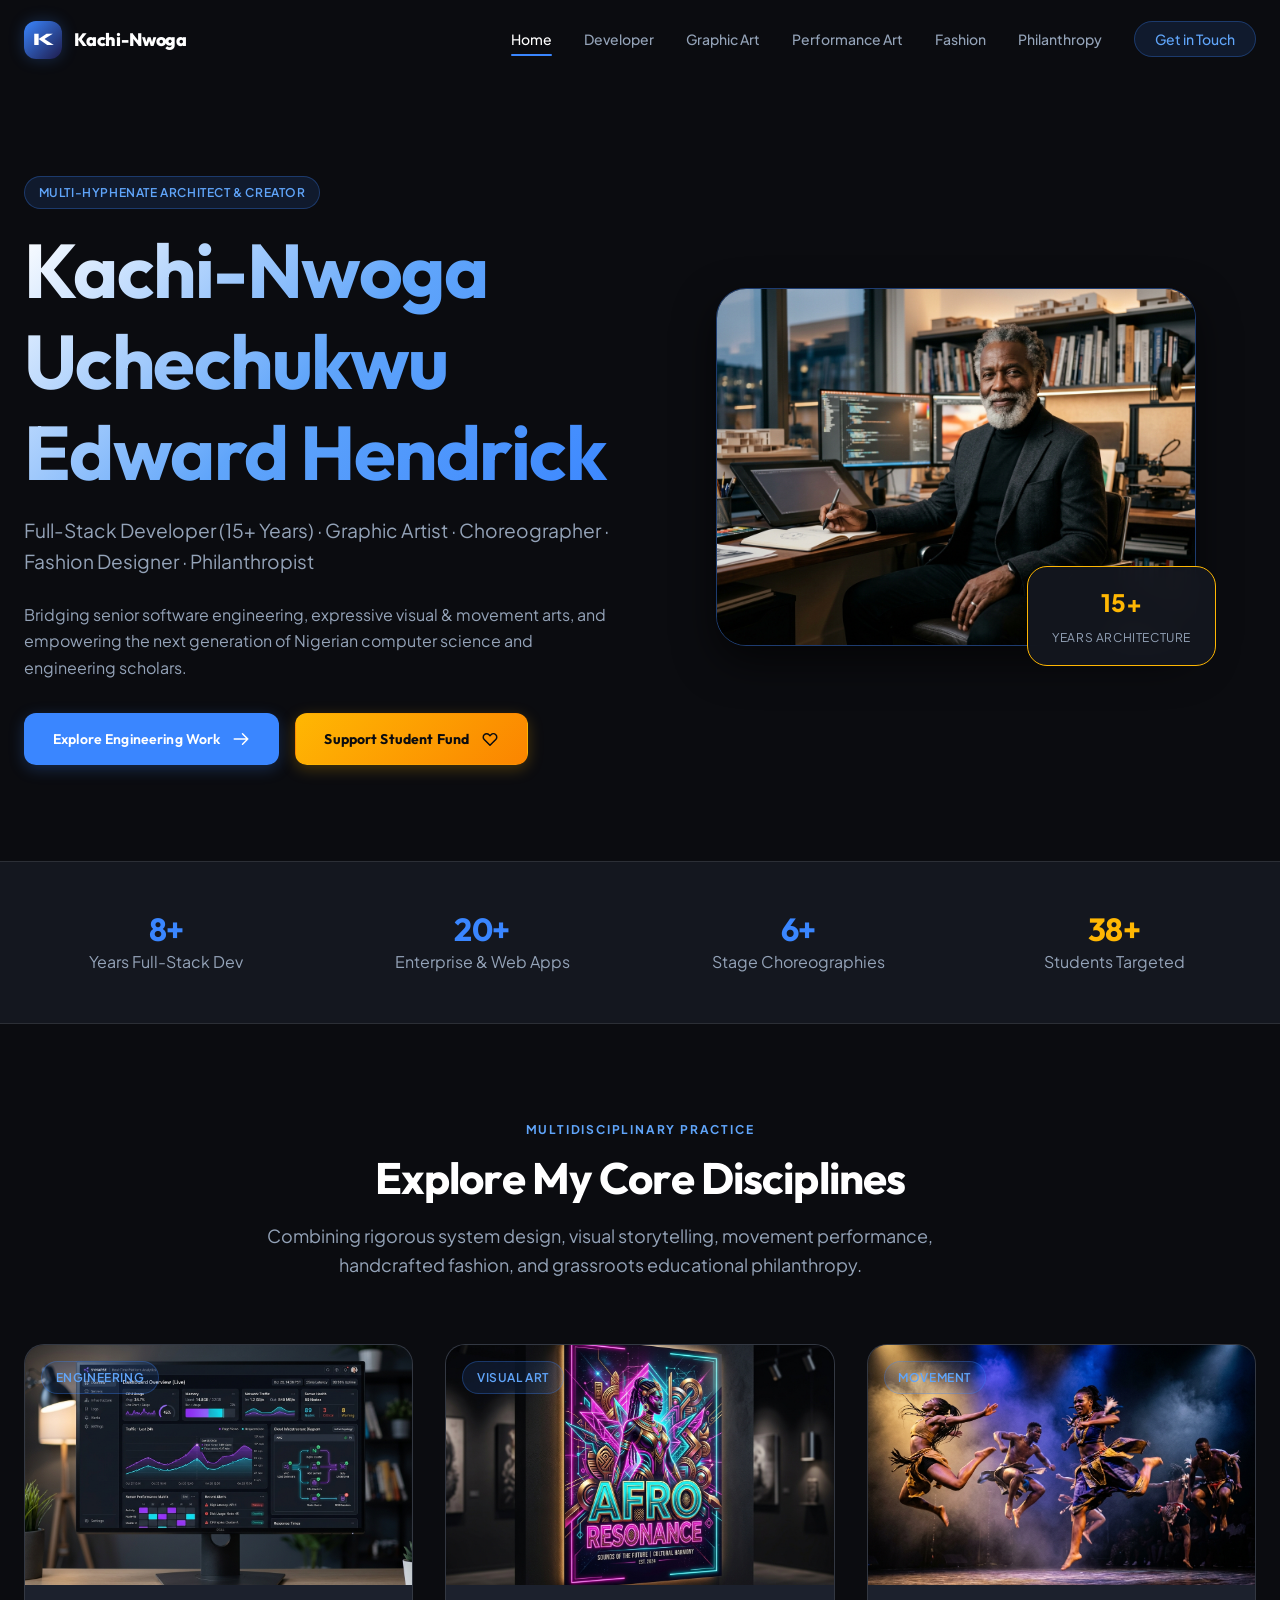
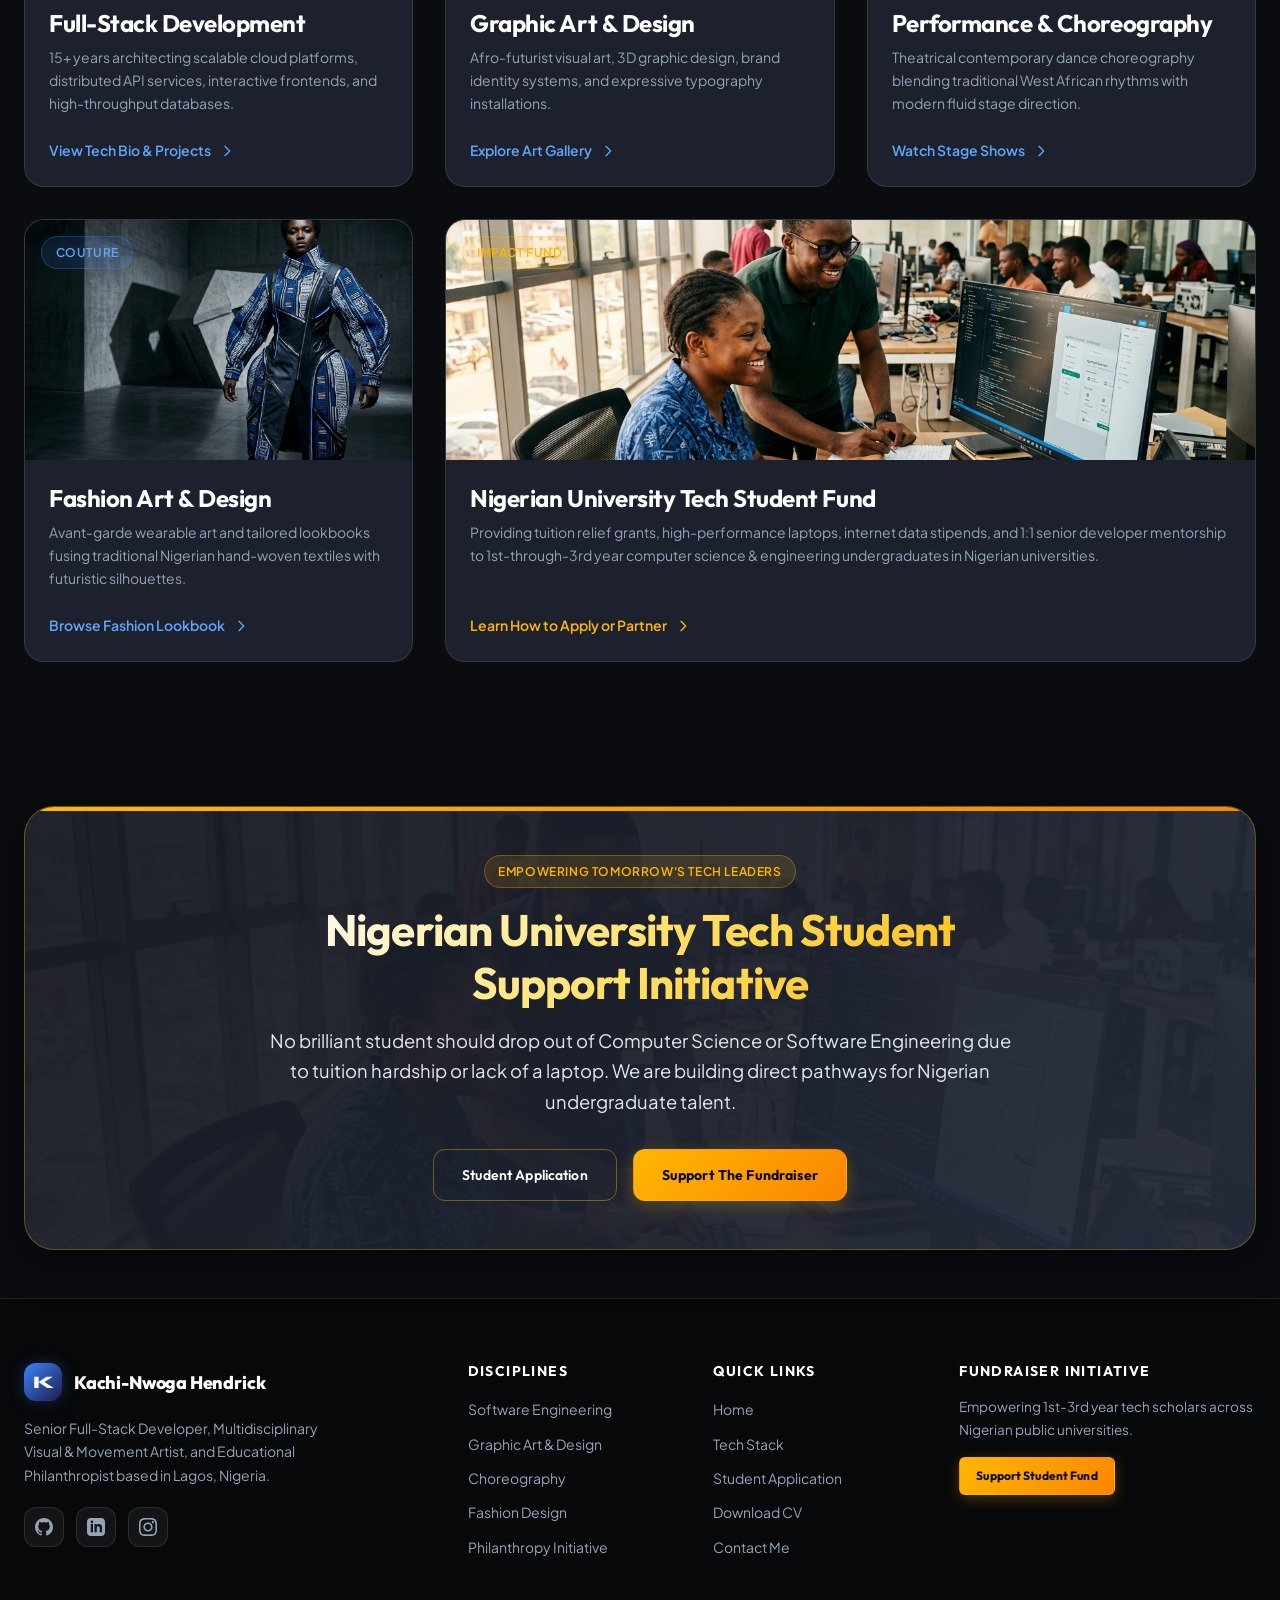
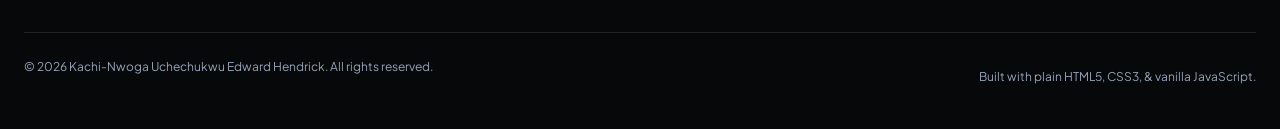
<file: two/index.html>
<!DOCTYPE html>
<html lang="en">
<head>
  <meta charset="UTF-8">
  <meta name="viewport" content="width=device-width, initial-scale=1.0">
  <title>Kachi-Nwoga Uchechukwu Edward Hendrick | Full-Stack Developer, Artist & Philanthropist</title>
  <meta name="description" content="Official personal portfolio of Kachi-Nwoga Uchechukwu Edward Hendrick — 15+ year full-stack developer, graphic artist, performance artist, fashion designer, and founder of the Nigerian Tech Student Fund.">
  
  <!-- Open Graph Meta Tags -->
  <meta property="og:title" content="Kachi-Nwoga Uchechukwu Edward Hendrick — Multi-Hyphenate Portfolio">
  <meta property="og:description" content="Full-Stack Developer (15+ Yrs) · Graphic Artist · Choreographer · Fashion Designer · Philanthropist">
  <meta property="og:image" content="assets/images/hero_portrait.jpg">
  <meta property="og:type" content="website">

  <!-- Favicon -->
  <link rel="icon" type="image/svg+xml" href="assets/icons/favicon.svg">

  <!-- Stylesheets -->
  <link rel="stylesheet" href="css/base.css">
  <link rel="stylesheet" href="css/components.css">
</head>
<body>

  <!-- Header Navigation -->
  <header class="header" id="site-header">
    <div class="container nav-container">
      <a href="index.html" class="nav-brand" aria-label="Home page">
        <span class="nav-brand-mark">K</span>
        <span>Kachi-Nwoga</span>
      </a>

      <button class="mobile-toggle" aria-label="Toggle navigation menu" aria-expanded="false">
        <span></span>
        <span></span>
        <span></span>
      </button>

      <nav>
        <ul class="nav-menu">
          <li><a href="index.html" class="nav-link">Home</a></li>
          <li><a href="developer.html" class="nav-link">Developer</a></li>
          <li><a href="graphic-art.html" class="nav-link">Graphic Art</a></li>
          <li><a href="performance.html" class="nav-link">Performance Art</a></li>
          <li><a href="fashion.html" class="nav-link">Fashion</a></li>
          <li><a href="philanthropy.html" class="nav-link">Philanthropy</a></li>
          <li><a href="contact.html" class="nav-link nav-cta">Get in Touch</a></li>
        </ul>
      </nav>
    </div>
  </header>

  <main>
    <!-- Hero Section -->
    <section class="section hero-section" id="hero">
      <div class="container grid grid-2 items-center">
        <div class="hero-text reveal-left">
          <span class="pill pill-accent" style="margin-bottom: var(--space-4);">Multi-Hyphenate Architect & Creator</span>
          <h1 class="gradient-text" style="margin-bottom: var(--space-4);">Kachi-Nwoga Uchechukwu Edward Hendrick</h1>
          <p class="section-lead" style="font-size: 1.2rem; margin-bottom: var(--space-6);">
            Full-Stack Developer (15+ Years) · Graphic Artist · Choreographer · Fashion Designer · Philanthropist
          </p>
          <p style="margin-bottom: var(--space-8);">
            Bridging senior software engineering, expressive visual & movement arts, and empowering the next generation of Nigerian computer science and engineering scholars.
          </p>
          <div class="flex gap-4" style="flex-wrap: wrap;">
            <a href="developer.html" class="btn btn-primary">
              Explore Engineering Work
              <svg xmlns="http://www.w3.org/2000/svg" fill="none" viewBox="0 0 24 24" stroke="currentColor"><path stroke-linecap="round" stroke-linejoin="round" stroke-width="2" d="M14 5l7 7m0 0l-7 7m7-7H3"/></svg>
            </a>
            <a href="philanthropy.html" class="btn btn-gold">
              Support Student Fund
              <svg xmlns="http://www.w3.org/2000/svg" fill="none" viewBox="0 0 24 24" stroke="currentColor"><path stroke-linecap="round" stroke-linejoin="round" stroke-width="2" d="M4.318 6.318a4.5 4.5 0 000 6.364L12 20.364l7.682-7.682a4.5 4.5 0 00-6.364-6.364L12 7.636l-1.318-1.318a4.5 4.5 0 00-6.364 0z"/></svg>
            </a>
          </div>
        </div>

        <div class="hero-image-wrap reveal-right text-center">
          <div style="position: relative; display: inline-block;">
            <img src="assets/images/hero_portrait.jpg" alt="Kachi-Nwoga Uchechukwu Edward Hendrick in his tech and art studio" style="border-radius: var(--radius-xl); border: 1px solid var(--color-border-accent); box-shadow: var(--shadow-lg); width: 100%; max-width: 480px;">
            <div class="card" style="position: absolute; bottom: -20px; right: -20px; padding: var(--space-4) var(--space-6); background: rgba(20, 23, 31, 0.95); backdrop-filter: blur(12px); border-color: var(--color-gold);">
              <span class="text-gold" style="font-weight: 800; font-size: 1.5rem; display: block;" data-counter="15" data-suffix="+">15+</span>
              <span style="font-size: 0.75rem; text-transform: uppercase; letter-spacing: 0.05em; color: var(--color-text-muted);">Years Architecture</span>
            </div>
          </div>
        </div>
      </div>
    </section>

    <!-- Metrics Bar -->
    <section class="section-sm" style="background-color: var(--color-bg-surface); border-top: 1px solid var(--color-border); border-bottom: 1px solid var(--color-border);">
      <div class="container grid grid-4 text-center">
        <div class="reveal">
          <h3 class="text-accent" data-counter="15" data-suffix="+">15+</h3>
          <p class="font-sm text-muted">Years Full-Stack Dev</p>
        </div>
        <div class="reveal">
          <h3 class="text-accent" data-counter="40" data-suffix="+">40+</h3>
          <p class="font-sm text-muted">Enterprise & Web Apps</p>
        </div>
        <div class="reveal">
          <h3 class="text-accent" data-counter="12" data-suffix="+">12+</h3>
          <p class="font-sm text-muted">Stage Choreographies</p>
        </div>
        <div class="reveal">
          <h3 class="text-gold" data-counter="100" data-suffix="+">100+</h3>
          <p class="font-sm text-muted">Students Targeted</p>
        </div>
      </div>
    </section>

    <!-- Multi-Discipline Teaser Grid -->
    <section class="section" id="disciplines">
      <div class="container">
        <div class="section-header text-center reveal">
          <span class="section-subtitle">Multidisciplinary Practice</span>
          <h2 class="section-title">Explore My Core Disciplines</h2>
          <p class="section-lead">
            Combining rigorous system design, visual storytelling, movement performance, handcrafted fashion, and grassroots educational philanthropy.
          </p>
        </div>

        <div class="grid grid-3 gap-8">
          <!-- Developer Teaser -->
          <div class="teaser-card reveal">
            <div class="teaser-card-media">
              <span class="pill pill-accent teaser-card-badge">Engineering</span>
              <img src="assets/images/dev_project_1.jpg" alt="Software Architecture & Full-Stack Development">
            </div>
            <div class="teaser-card-body">
              <h3 class="teaser-card-title">Full-Stack Development</h3>
              <p class="teaser-card-desc">15+ years architecting scalable cloud platforms, distributed API services, interactive frontends, and high-throughput databases.</p>
              <a href="developer.html" class="teaser-card-link">View Tech Bio & Projects <svg xmlns="http://www.w3.org/2000/svg" fill="none" viewBox="0 0 24 24" stroke="currentColor"><path stroke-linecap="round" stroke-linejoin="round" stroke-width="2" d="M9 5l7 7-7 7"/></svg></a>
            </div>
          </div>

          <!-- Graphic Art Teaser -->
          <div class="teaser-card reveal">
            <div class="teaser-card-media">
              <span class="pill pill-accent teaser-card-badge">Visual Art</span>
              <img src="assets/images/graphic_art_1.jpg" alt="Graphic Art and Afro-Futurist Design">
            </div>
            <div class="teaser-card-body">
              <h3 class="teaser-card-title">Graphic Art & Design</h3>
              <p class="teaser-card-desc">Afro-futurist visual art, 3D graphic design, brand identity systems, and expressive typography installations.</p>
              <a href="graphic-art.html" class="teaser-card-link">Explore Art Gallery <svg xmlns="http://www.w3.org/2000/svg" fill="none" viewBox="0 0 24 24" stroke="currentColor"><path stroke-linecap="round" stroke-linejoin="round" stroke-width="2" d="M9 5l7 7-7 7"/></svg></a>
            </div>
          </div>

          <!-- Performance Art Teaser -->
          <div class="teaser-card reveal">
            <div class="teaser-card-media">
              <span class="pill pill-accent teaser-card-badge">Movement</span>
              <img src="assets/images/performance_1.jpg" alt="Choreography and Performance Art">
            </div>
            <div class="teaser-card-body">
              <h3 class="teaser-card-title">Performance & Choreography</h3>
              <p class="teaser-card-desc">Theatrical contemporary dance choreography blending traditional West African rhythms with modern fluid stage direction.</p>
              <a href="performance.html" class="teaser-card-link">Watch Stage Shows <svg xmlns="http://www.w3.org/2000/svg" fill="none" viewBox="0 0 24 24" stroke="currentColor"><path stroke-linecap="round" stroke-linejoin="round" stroke-width="2" d="M9 5l7 7-7 7"/></svg></a>
            </div>
          </div>

          <!-- Fashion Teaser -->
          <div class="teaser-card reveal">
            <div class="teaser-card-media">
              <span class="pill pill-accent teaser-card-badge">Couture</span>
              <img src="assets/images/fashion_1.jpg" alt="Fashion Design and Handcrafted Textiles">
            </div>
            <div class="teaser-card-body">
              <h3 class="teaser-card-title">Fashion Art & Design</h3>
              <p class="teaser-card-desc">Avant-garde wearable art and tailored lookbooks fusing traditional Nigerian hand-woven textiles with futuristic silhouettes.</p>
              <a href="fashion.html" class="teaser-card-link">Browse Fashion Lookbook <svg xmlns="http://www.w3.org/2000/svg" fill="none" viewBox="0 0 24 24" stroke="currentColor"><path stroke-linecap="round" stroke-linejoin="round" stroke-width="2" d="M9 5l7 7-7 7"/></svg></a>
            </div>
          </div>

          <!-- Philanthropy Teaser -->
          <div class="teaser-card reveal" style="grid-column: span 2;">
            <div class="teaser-card-media" style="height: 240px;">
              <span class="pill pill-gold teaser-card-badge">Impact Fund</span>
              <img src="assets/images/philanthropy_hero.jpg" alt="Nigerian University Tech Student Support Program">
            </div>
            <div class="teaser-card-body">
              <h3 class="teaser-card-title">Nigerian University Tech Student Fund</h3>
              <p class="teaser-card-desc">Providing tuition relief grants, high-performance laptops, internet data stipends, and 1:1 senior developer mentorship to 1st-through-3rd year computer science & engineering undergraduates in Nigerian universities.</p>
              <a href="philanthropy.html" class="teaser-card-link" style="color: var(--color-gold);">Learn How to Apply or Partner <svg xmlns="http://www.w3.org/2000/svg" fill="none" viewBox="0 0 24 24" stroke="currentColor"><path stroke-linecap="round" stroke-linejoin="round" stroke-width="2" d="M9 5l7 7-7 7"/></svg></a>
            </div>
          </div>
        </div>
      </div>
    </section>

    <!-- Prominent Philanthropy Callout Banner -->
    <section class="section-sm">
      <div class="container">
        <div class="philanthropy-banner reveal-scale">
          <div class="philanthropy-content">
            <span class="pill pill-gold" style="margin-bottom: var(--space-4);">Empowering Tomorrow's Tech Leaders</span>
            <h2 class="gradient-gold-text" style="margin-bottom: var(--space-4);">Nigerian University Tech Student Support Initiative</h2>
            <p style="font-size: 1.15rem; color: #e2e8f0; margin-bottom: var(--space-8);">
              No brilliant student should drop out of Computer Science or Software Engineering due to tuition hardship or lack of a laptop. We are building direct pathways for Nigerian undergraduate talent.
            </p>
            <div class="flex justify-center gap-4" style="flex-wrap: wrap;">
              <a href="philanthropy.html#apply" class="btn btn-outline" style="border-color: rgba(255, 183, 3, 0.4); color: #fff;">Student Application</a>
              <a href="philanthropy.html#support" class="btn btn-gold">Support The Fundraiser</a>
            </div>
          </div>
        </div>
      </div>
    </section>
  </main>

  <!-- Shared Footer -->
  <footer class="footer">
    <div class="container">
      <div class="footer-grid">
        <div>
          <div class="nav-brand" style="margin-bottom: var(--space-4);">
            <span class="nav-brand-mark">K</span>
            <span>Kachi-Nwoga Hendrick</span>
          </div>
          <p class="footer-brand-desc">
            Senior Full-Stack Developer, Multidisciplinary Visual & Movement Artist, and Educational Philanthropist based in Lagos, Nigeria.
          </p>
          <div class="footer-socials">
            <a href="https://github.com" target="_blank" rel="noopener" class="social-icon-btn" aria-label="GitHub">
              <svg viewBox="0 0 24 24"><path d="M12 0C5.37 0 0 5.37 0 12c0 5.31 3.435 9.795 8.205 11.385.6.105.825-.255.825-.57 0-.285-.015-1.23-.015-2.235-3.015.555-3.795-.735-4.035-1.41-.135-.345-.72-1.41-1.23-1.695-.42-.225-1.02-.78-.015-.795.945-.015 1.62.87 1.845 1.23 1.08 1.815 2.805 1.305 3.495.99.105-.78.42-1.305.765-1.605-2.67-.3-5.46-1.335-5.46-5.925 0-1.305.465-2.385 1.23-3.225-.12-.3-.54-1.53.12-3.18 0 0 1.005-.315 3.3 1.23.96-.27 1.98-.405 3-.405s2.04.135 3 .405c2.295-1.56 3.3-1.23 3.3-1.23.66 1.65.24 2.88.12 3.18.765.84 1.23 1.905 1.23 3.225 0 4.605-2.805 5.625-5.475 5.925.435.375.81 1.095.81 2.22 0 1.605-.015 2.895-.015 3.3 0 .315.225.69.825.57A12.02 12.02 0 0024 12c0-6.63-5.37-12-12-12z"/></svg>
            </a>
            <a href="https://linkedin.com" target="_blank" rel="noopener" class="social-icon-btn" aria-label="LinkedIn">
              <svg viewBox="0 0 24 24"><path d="M19 0h-14c-2.761 0-5 2.239-5 5v14c0 2.761 2.239 5 5 5h14c2.762 0 5-2.239 5-5v-14c0-2.761-2.238-5-5-5zm-11 19h-3v-11h3v11zm-1.5-12.268c-.966 0-1.75-.79-1.75-1.764s.784-1.764 1.75-1.764 1.75.79 1.75 1.764-.783 1.764-1.75 1.764zm13.5 12.268h-3v-5.604c0-3.368-4-3.113-4 0v5.604h-3v-11h3v1.765c1.396-2.586 7-2.777 7 2.476v6.759z"/></svg>
            </a>
            <a href="https://instagram.com" target="_blank" rel="noopener" class="social-icon-btn" aria-label="Instagram">
              <svg viewBox="0 0 24 24"><path d="M12 2.163c3.204 0 3.584.012 4.85.07 3.252.148 4.771 1.691 4.919 4.919.058 1.265.069 1.645.069 4.849 0 3.205-.012 3.584-.069 4.849-.149 3.225-1.664 4.771-4.919 4.919-1.266.058-1.644.07-4.85.07-3.204 0-3.584-.012-4.849-.07-3.26-.149-4.771-1.699-4.919-4.92-.058-1.265-.07-1.644-.07-4.849 0-3.204.013-3.583.07-4.849.149-3.227 1.664-4.771 4.919-4.919 1.266-.057 1.645-.069 4.849-.069zm0-2.163c-3.259 0-3.667.014-4.947.072-4.358.2-6.78 2.618-6.98 6.98-.059 1.281-.073 1.689-.073 4.948 0 3.259.014 3.668.072 4.948.2 4.358 2.618 6.78 6.98 6.98 1.281.058 1.689.072 4.948.072 3.259 0 3.668-.014 4.948-.072 4.354-.2 6.782-2.618 6.979-6.98.059-1.28.073-1.689.073-4.948 0-3.259-.014-3.667-.072-4.947-.196-4.354-2.617-6.78-6.979-6.98-1.281-.059-1.69-.073-4.949-.073zm0 5.838c-3.403 0-6.162 2.759-6.162 6.162s2.759 6.163 6.162 6.163 6.162-2.759 6.162-6.163c0-3.403-2.759-6.162-6.162-6.162zm0 10.162c-2.209 0-4-1.79-4-4 0-2.209 1.791-4 4-4s4 1.791 4 4c0 2.21-1.791 4-4 4zm6.406-11.845c-.796 0-1.441.645-1.441 1.44s.645 1.44 1.441 1.44c.795 0 1.439-.645 1.439-1.44s-.644-1.44-1.439-1.44z"/></svg>
            </a>
          </div>
        </div>

        <div>
          <h4 class="footer-heading">Disciplines</h4>
          <ul class="footer-links">
            <li><a href="developer.html">Software Engineering</a></li>
            <li><a href="graphic-art.html">Graphic Art & Design</a></li>
            <li><a href="performance.html">Choreography</a></li>
            <li><a href="fashion.html">Fashion Design</a></li>
            <li><a href="philanthropy.html">Philanthropy Initiative</a></li>
          </ul>
        </div>

        <div>
          <h4 class="footer-heading">Quick Links</h4>
          <ul class="footer-links">
            <li><a href="index.html">Home</a></li>
            <li><a href="developer.html#skills">Tech Stack</a></li>
            <li><a href="philanthropy.html#apply">Student Application</a></li>
            <li><a href="assets/docs/Kachi_Nwoga_Resume.pdf" download>Download CV</a></li>
            <li><a href="contact.html">Contact Me</a></li>
          </ul>
        </div>

        <div>
          <h4 class="footer-heading">Fundraiser Initiative</h4>
          <p style="font-size: 0.85rem; color: var(--color-text-muted); margin-bottom: var(--space-4);">
            Empowering 1st-3rd year tech scholars across Nigerian public universities.
          </p>
          <a href="philanthropy.html" class="btn btn-gold btn-sm">Support Student Fund</a>
        </div>
      </div>

      <div class="footer-bottom">
        <p>&copy; 2026 Kachi-Nwoga Uchechukwu Edward Hendrick. All rights reserved.</p>
        <p>Built with plain HTML5, CSS3, & vanilla JavaScript.</p>
      </div>
    </div>
  </footer>

  <!-- Scripts -->
  <script src="js/main.js"></script>
  <script src="js/reveal.js"></script>
</body>
</html>
</file>
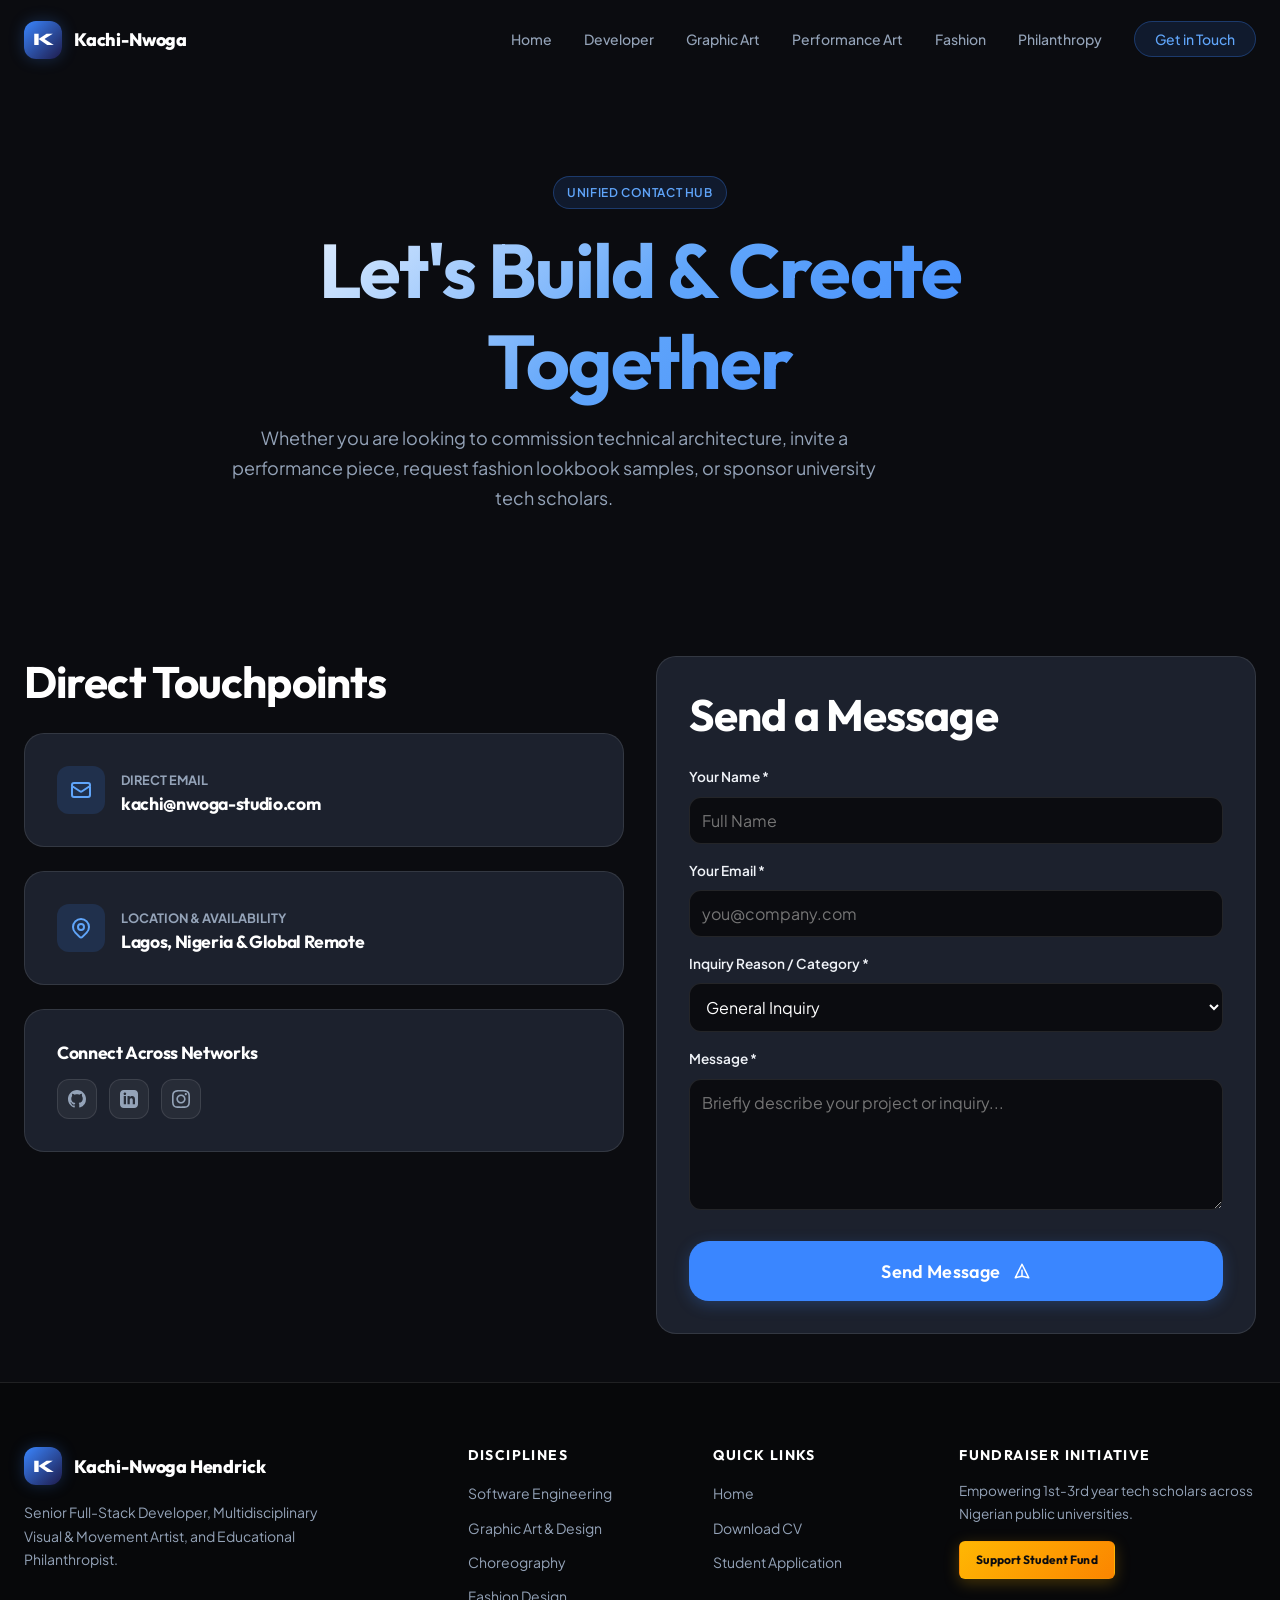
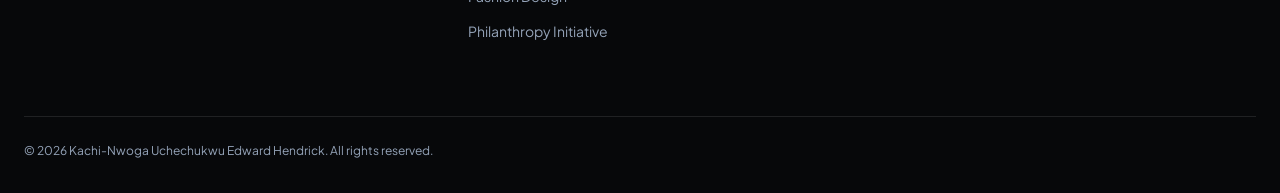
<file: two/contact.html>
<!DOCTYPE html>
<html lang="en">
<head>
  <meta charset="UTF-8">
  <meta name="viewport" content="width=device-width, initial-scale=1.0">
  <title>Contact & Collaborate | Kachi-Nwoga Uchechukwu Edward Hendrick</title>
  <meta name="description" content="Get in touch with Kachi-Nwoga Uchechukwu Edward Hendrick for software engineering consulting, creative collaborations, or philanthropy partnerships.">
  
  <!-- Open Graph -->
  <meta property="og:title" content="Contact Kachi-Nwoga Hendrick">
  <meta property="og:description" content="Direct contact hub for software architecture, performance art direction, fashion collaborations, and philanthropy.">
  <meta property="og:image" content="assets/images/hero_portrait.jpg">

  <!-- Favicon -->
  <link rel="icon" type="image/svg+xml" href="assets/icons/favicon.svg">

  <!-- Stylesheets -->
  <link rel="stylesheet" href="css/base.css">
  <link rel="stylesheet" href="css/components.css">
</head>
<body>

  <!-- Header Navigation -->
  <header class="header" id="site-header">
    <div class="container nav-container">
      <a href="index.html" class="nav-brand" aria-label="Home page">
        <span class="nav-brand-mark">K</span>
        <span>Kachi-Nwoga</span>
      </a>

      <button class="mobile-toggle" aria-label="Toggle navigation menu" aria-expanded="false">
        <span></span>
        <span></span>
        <span></span>
      </button>

      <nav>
        <ul class="nav-menu">
          <li><a href="index.html" class="nav-link">Home</a></li>
          <li><a href="developer.html" class="nav-link">Developer</a></li>
          <li><a href="graphic-art.html" class="nav-link">Graphic Art</a></li>
          <li><a href="performance.html" class="nav-link">Performance Art</a></li>
          <li><a href="fashion.html" class="nav-link">Fashion</a></li>
          <li><a href="philanthropy.html" class="nav-link">Philanthropy</a></li>
          <li><a href="contact.html" class="nav-link active nav-cta" aria-current="page">Get in Touch</a></li>
        </ul>
      </nav>
    </div>
  </header>

  <main>
    <!-- Contact Hero -->
    <section class="section text-center">
      <div class="container container-narrow reveal">
        <span class="pill pill-accent" style="margin-bottom: var(--space-4);">Unified Contact Hub</span>
        <h1 class="gradient-text" style="margin-bottom: var(--space-4);">Let's Build & Create Together</h1>
        <p class="section-lead">
          Whether you are looking to commission technical architecture, invite a performance piece, request fashion lookbook samples, or sponsor university tech scholars.
        </p>
      </div>
    </section>

    <!-- Main Contact Grid -->
    <section class="section-sm">
      <div class="container grid grid-2 gap-12 items-start">
        <!-- Contact Information Cards -->
        <div class="reveal-left">
          <h2 style="margin-bottom: var(--space-6);">Direct Touchpoints</h2>

          <!-- Direct Email -->
          <div class="card" style="margin-bottom: var(--space-6);">
            <div class="flex items-center gap-4">
              <div style="width: 48px; height: 48px; border-radius: var(--radius-md); background: rgba(58, 134, 255, 0.15); display: flex; align-items: center; justify-content: center; color: var(--color-accent-light);">
                <svg xmlns="http://www.w3.org/2000/svg" width="24" height="24" fill="none" viewBox="0 0 24 24" stroke="currentColor"><path stroke-linecap="round" stroke-linejoin="round" stroke-width="2" d="M3 8l7.89 5.26a2 2 0 002.22 0L21 8M5 19h14a2 2 0 002-2V7a2 2 0 00-2-2H5a2 2 0 00-2 2v10a2 2 0 002 2z"/></svg>
              </div>
              <div>
                <span style="font-size: 0.8rem; text-transform: uppercase; color: var(--color-text-muted); font-weight: 700;">Direct Email</span>
                <h3 style="font-size: 1.1rem; color: #fff;">kachi@nwoga-studio.com</h3>
              </div>
            </div>
          </div>

          <!-- Base Location -->
          <div class="card" style="margin-bottom: var(--space-6);">
            <div class="flex items-center gap-4">
              <div style="width: 48px; height: 48px; border-radius: var(--radius-md); background: rgba(58, 134, 255, 0.15); display: flex; align-items: center; justify-content: center; color: var(--color-accent-light);">
                <svg xmlns="http://www.w3.org/2000/svg" width="24" height="24" fill="none" viewBox="0 0 24 24" stroke="currentColor"><path stroke-linecap="round" stroke-linejoin="round" stroke-width="2" d="M17.657 16.657L13.414 20.9a1.998 1.998 0 01-2.827 0l-4.244-4.243a8 8 0 1111.314 0z"/><path stroke-linecap="round" stroke-linejoin="round" stroke-width="2" d="M15 11a3 3 0 11-6 0 3 3 0 016 0z"/></svg>
              </div>
              <div>
                <span style="font-size: 0.8rem; text-transform: uppercase; color: var(--color-text-muted); font-weight: 700;">Location & Availability</span>
                <h3 style="font-size: 1.1rem; color: #fff;">Lagos, Nigeria & Global Remote</h3>
              </div>
            </div>
          </div>

          <!-- Social Connect -->
          <div class="card">
            <h3 style="font-size: 1.1rem; margin-bottom: var(--space-4);">Connect Across Networks</h3>
            <div class="footer-socials">
              <a href="https://github.com" target="_blank" rel="noopener" class="social-icon-btn" aria-label="GitHub">
                <svg viewBox="0 0 24 24"><path d="M12 0C5.37 0 0 5.37 0 12c0 5.31 3.435 9.795 8.205 11.385.6.105.825-.255.825-.57 0-.285-.015-1.23-.015-2.235-3.015.555-3.795-.735-4.035-1.41-.135-.345-.72-1.41-1.23-1.695-.42-.225-1.02-.78-.015-.795.945-.015 1.62.87 1.845 1.23 1.08 1.815 2.805 1.305 3.495.99.105-.78.42-1.305.765-1.605-2.67-.3-5.46-1.335-5.46-5.925 0-1.305.465-2.385 1.23-3.225-.12-.3-.54-1.53.12-3.18 0 0 1.005-.315 3.3 1.23.96-.27 1.98-.405 3-.405s2.04.135 3 .405c2.295-1.56 3.3-1.23 3.3-1.23.66 1.65.24 2.88.12 3.18.765.84 1.23 1.905 1.23 3.225 0 4.605-2.805 5.625-5.475 5.925.435.375.81 1.095.81 2.22 0 1.605-.015 2.895-.015 3.3 0 .315.225.69.825.57A12.02 12.02 0 0024 12c0-6.63-5.37-12-12-12z"/></svg>
              </a>
              <a href="https://linkedin.com" target="_blank" rel="noopener" class="social-icon-btn" aria-label="LinkedIn">
                <svg viewBox="0 0 24 24"><path d="M19 0h-14c-2.761 0-5 2.239-5 5v14c0 2.761 2.239 5 5 5h14c2.762 0 5-2.239 5-5v-14c0-2.761-2.238-5-5-5zm-11 19h-3v-11h3v11zm-1.5-12.268c-.966 0-1.75-.79-1.75-1.764s.784-1.764 1.75-1.764 1.75.79 1.75 1.764-.783 1.764-1.75 1.764zm13.5 12.268h-3v-5.604c0-3.368-4-3.113-4 0v5.604h-3v-11h3v1.765c1.396-2.586 7-2.777 7 2.476v6.759z"/></svg>
              </a>
              <a href="https://instagram.com" target="_blank" rel="noopener" class="social-icon-btn" aria-label="Instagram">
                <svg viewBox="0 0 24 24"><path d="M12 2.163c3.204 0 3.584.012 4.85.07 3.252.148 4.771 1.691 4.919 4.919.058 1.265.069 1.645.069 4.849 0 3.205-.012 3.584-.069 4.849-.149 3.225-1.664 4.771-4.919 4.919-1.266.058-1.644.07-4.85.07-3.204 0-3.584-.012-4.849-.07-3.26-.149-4.771-1.699-4.919-4.92-.058-1.265-.07-1.644-.07-4.849 0-3.204.013-3.583.07-4.849.149-3.227 1.664-4.771 4.919-4.919 1.266-.057 1.645-.069 4.849-.069zm0-2.163c-3.259 0-3.667.014-4.947.072-4.358.2-6.78 2.618-6.98 6.98-.059 1.281-.073 1.689-.073 4.948 0 3.259.014 3.668.072 4.948.2 4.358 2.618 6.78 6.98 6.98 1.281.058 1.689.072 4.948.072 3.259 0 3.668-.014 4.948-.072 4.354-.2 6.782-2.618 6.979-6.98.059-1.28.073-1.689.073-4.948 0-3.259-.014-3.667-.072-4.947-.196-4.354-2.617-6.78-6.979-6.98-1.281-.059-1.69-.073-4.949-.073zm0 5.838c-3.403 0-6.162 2.759-6.162 6.162s2.759 6.163 6.162 6.163 6.162-2.759 6.162-6.163c0-3.403-2.759-6.162-6.162-6.162zm0 10.162c-2.209 0-4-1.79-4-4 0-2.209 1.791-4 4-4s4 1.791 4 4c0 2.21-1.791 4-4 4zm6.406-11.845c-.796 0-1.441.645-1.441 1.44s.645 1.44 1.441 1.44c.795 0 1.439-.645 1.439-1.44s-.644-1.44-1.439-1.44z"/></svg>
              </a>
            </div>
          </div>
        </div>

        <!-- Contact Form -->
        <div class="reveal-right">
          <form class="card" action="https://formspree.io/f/sample" method="POST" id="contact-form">
            <h2 style="margin-bottom: var(--space-6);">Send a Message</h2>

            <div style="margin-bottom: var(--space-4);">
              <label for="contact-name" style="display: block; font-size: 0.85rem; font-weight: 600; margin-bottom: var(--space-2);">Your Name *</label>
              <input type="text" id="contact-name" name="name" required placeholder="Full Name" style="width: 100%; padding: 0.75rem; border-radius: var(--radius-md); background: var(--color-bg-dark); border: 1px solid var(--color-border);">
            </div>

            <div style="margin-bottom: var(--space-4);">
              <label for="contact-email" style="display: block; font-size: 0.85rem; font-weight: 600; margin-bottom: var(--space-2);">Your Email *</label>
              <input type="email" id="contact-email" name="email" required placeholder="you@company.com" style="width: 100%; padding: 0.75rem; border-radius: var(--radius-md); background: var(--color-bg-dark); border: 1px solid var(--color-border);">
            </div>

            <div style="margin-bottom: var(--space-4);">
              <label for="contact-subject" style="display: block; font-size: 0.85rem; font-weight: 600; margin-bottom: var(--space-2);">Inquiry Reason / Category *</label>
              <select id="contact-subject" name="subject" required style="width: 100%; padding: 0.75rem; border-radius: var(--radius-md); background: var(--color-bg-dark); border: 1px solid var(--color-border); color: #fff;">
                <option value="General Inquiry">General Inquiry</option>
                <option value="Senior Developer Hire / Software Consulting">Senior Developer Hire / Software Consulting</option>
                <option value="Graphic Art / Visual Branding Commission">Graphic Art / Visual Branding Commission</option>
                <option value="Performance Art / Choreography Booking">Performance Art / Choreography Booking</option>
                <option value="Fashion Couture Inquiry">Fashion Couture Inquiry</option>
                <option value="Fundraiser / Sponsorship Partnership">Fundraiser / Sponsorship Partnership</option>
              </select>
            </div>

            <div style="margin-bottom: var(--space-6);">
              <label for="contact-message" style="display: block; font-size: 0.85rem; font-weight: 600; margin-bottom: var(--space-2);">Message *</label>
              <textarea id="contact-message" name="message" rows="5" required placeholder="Briefly describe your project or inquiry..." style="width: 100%; padding: 0.75rem; border-radius: var(--radius-md); background: var(--color-bg-dark); border: 1px solid var(--color-border);"></textarea>
            </div>

            <button type="submit" class="btn btn-primary btn-lg" style="width: 100%;">
              Send Message
              <svg xmlns="http://www.w3.org/2000/svg" fill="none" viewBox="0 0 24 24" stroke="currentColor"><path stroke-linecap="round" stroke-linejoin="round" stroke-width="2" d="M12 19l9 2-9-18-9 18 9-2zm0 0v-8"/></svg>
            </button>
          </form>
        </div>
      </div>
    </section>
  </main>

  <!-- Shared Footer -->
  <footer class="footer">
    <div class="container">
      <div class="footer-grid">
        <div>
          <div class="nav-brand" style="margin-bottom: var(--space-4);">
            <span class="nav-brand-mark">K</span>
            <span>Kachi-Nwoga Hendrick</span>
          </div>
          <p class="footer-brand-desc">Senior Full-Stack Developer, Multidisciplinary Visual & Movement Artist, and Educational Philanthropist.</p>
        </div>

        <div>
          <h4 class="footer-heading">Disciplines</h4>
          <ul class="footer-links">
            <li><a href="developer.html">Software Engineering</a></li>
            <li><a href="graphic-art.html">Graphic Art & Design</a></li>
            <li><a href="performance.html">Choreography</a></li>
            <li><a href="fashion.html">Fashion Design</a></li>
            <li><a href="philanthropy.html">Philanthropy Initiative</a></li>
          </ul>
        </div>

        <div>
          <h4 class="footer-heading">Quick Links</h4>
          <ul class="footer-links">
            <li><a href="index.html">Home</a></li>
            <li><a href="assets/docs/Kachi_Nwoga_Resume.pdf" download>Download CV</a></li>
            <li><a href="philanthropy.html#apply">Student Application</a></li>
          </ul>
        </div>

        <div>
          <h4 class="footer-heading">Fundraiser Initiative</h4>
          <p style="font-size: 0.85rem; color: var(--color-text-muted); margin-bottom: var(--space-4);">Empowering 1st-3rd year tech scholars across Nigerian public universities.</p>
          <a href="philanthropy.html" class="btn btn-gold btn-sm">Support Student Fund</a>
        </div>
      </div>

      <div class="footer-bottom">
        <p>&copy; 2026 Kachi-Nwoga Uchechukwu Edward Hendrick. All rights reserved.</p>
      </div>
    </div>
  </footer>

  <!-- Scripts -->
  <script src="js/main.js"></script>
  <script src="js/reveal.js"></script>
  <script>
    // Pre-select category if URL contains query parameter e.g., ?subject=Fundraiser+Donation
    document.addEventListener('DOMContentLoaded', () => {
      const urlParams = new URLSearchParams(window.location.search);
      const subjectParam = urlParams.get('subject');
      if (subjectParam) {
        const selectEl = document.getElementById('contact-subject');
        if (selectEl) {
          for (let option of selectEl.options) {
            if (option.value.toLowerCase().includes('fundraiser') || option.value.toLowerCase().includes('sponsorship')) {
              option.selected = true;
              break;
            }
          }
        }
      }
    });
  </script>
</body>
</html>
</file>
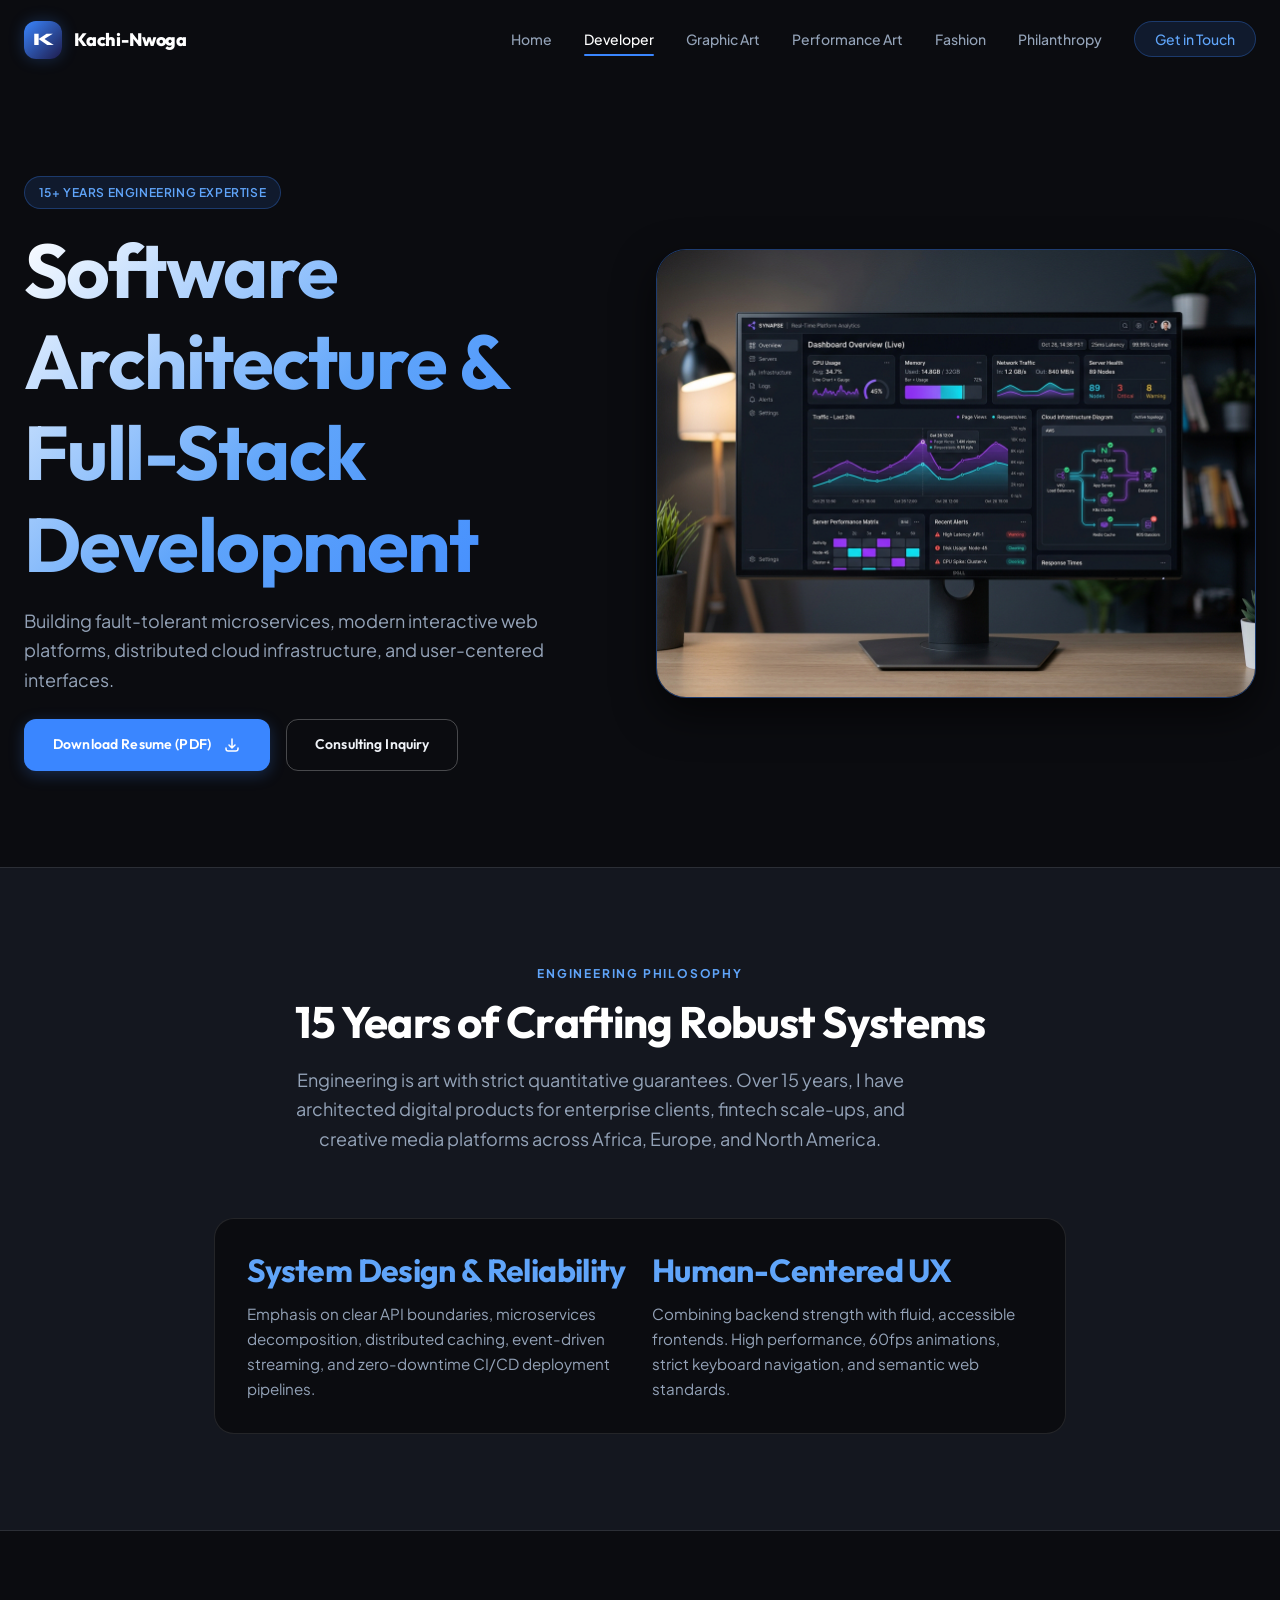
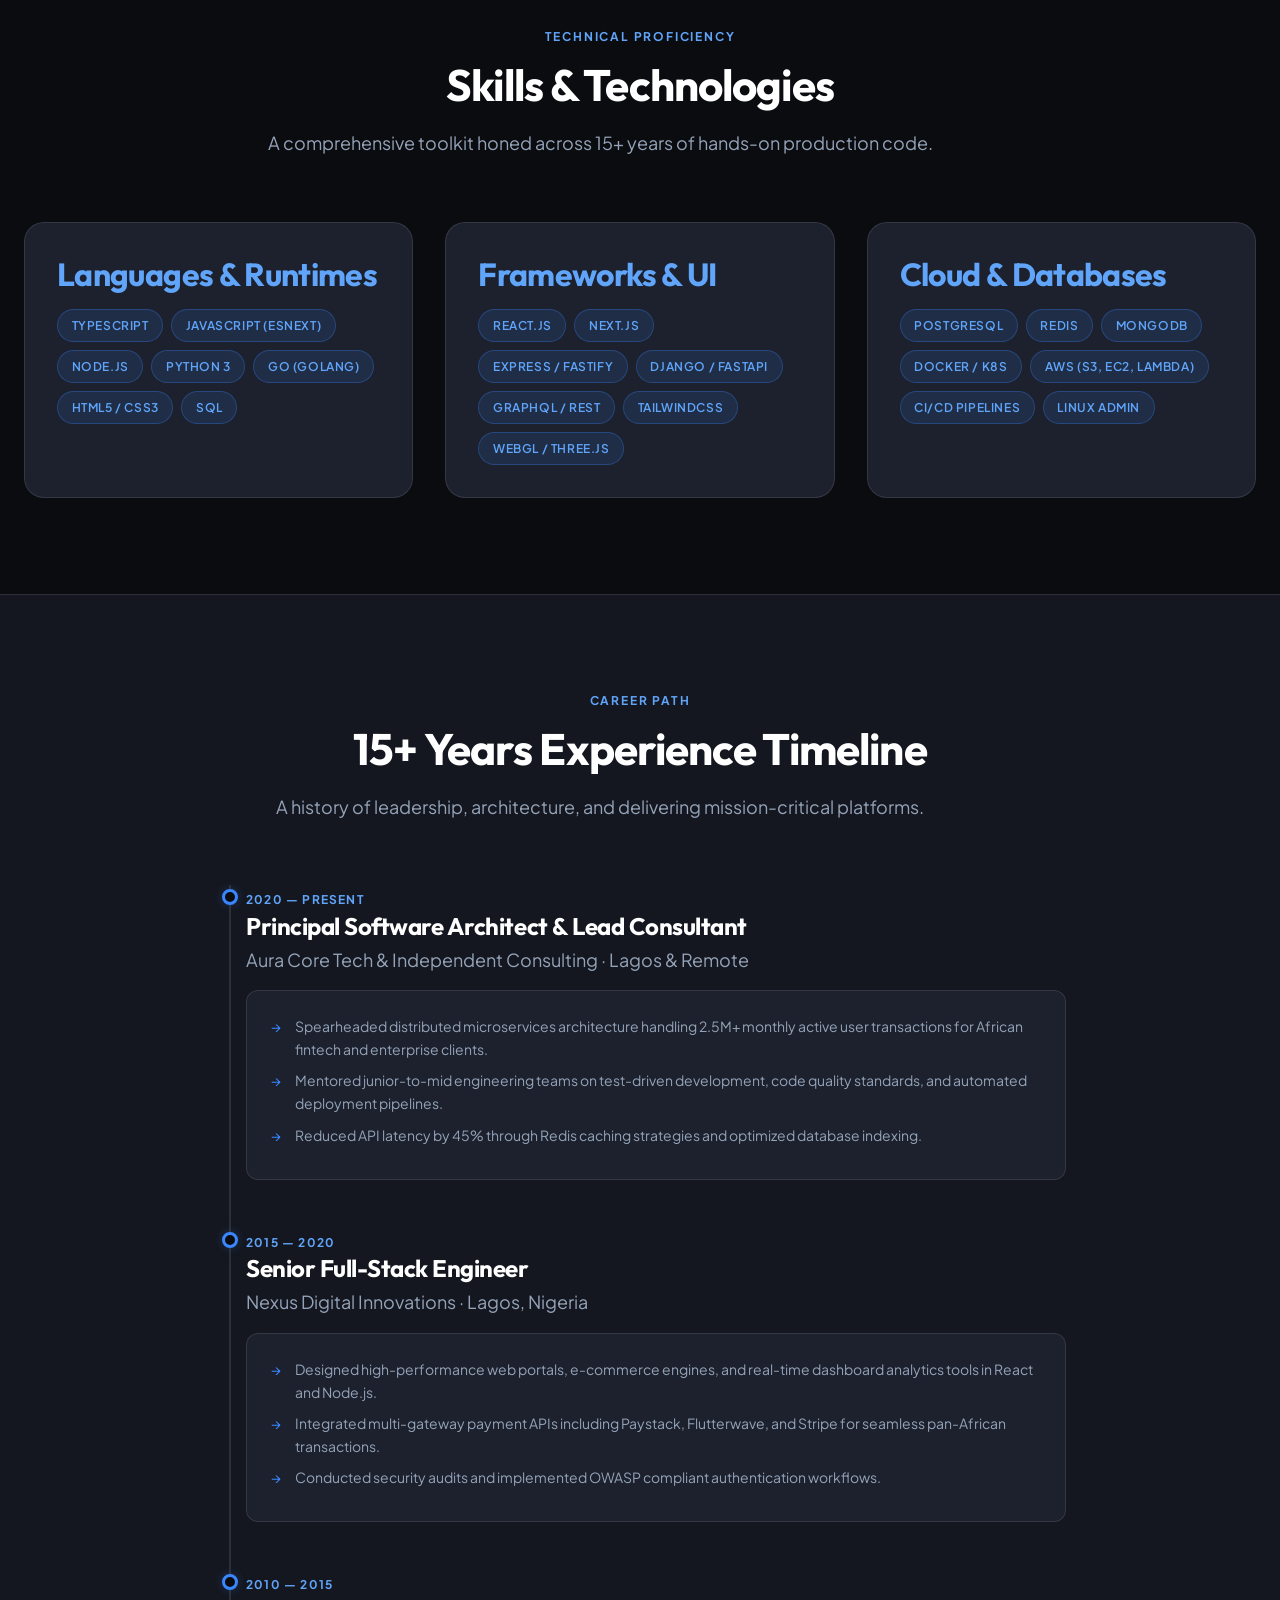
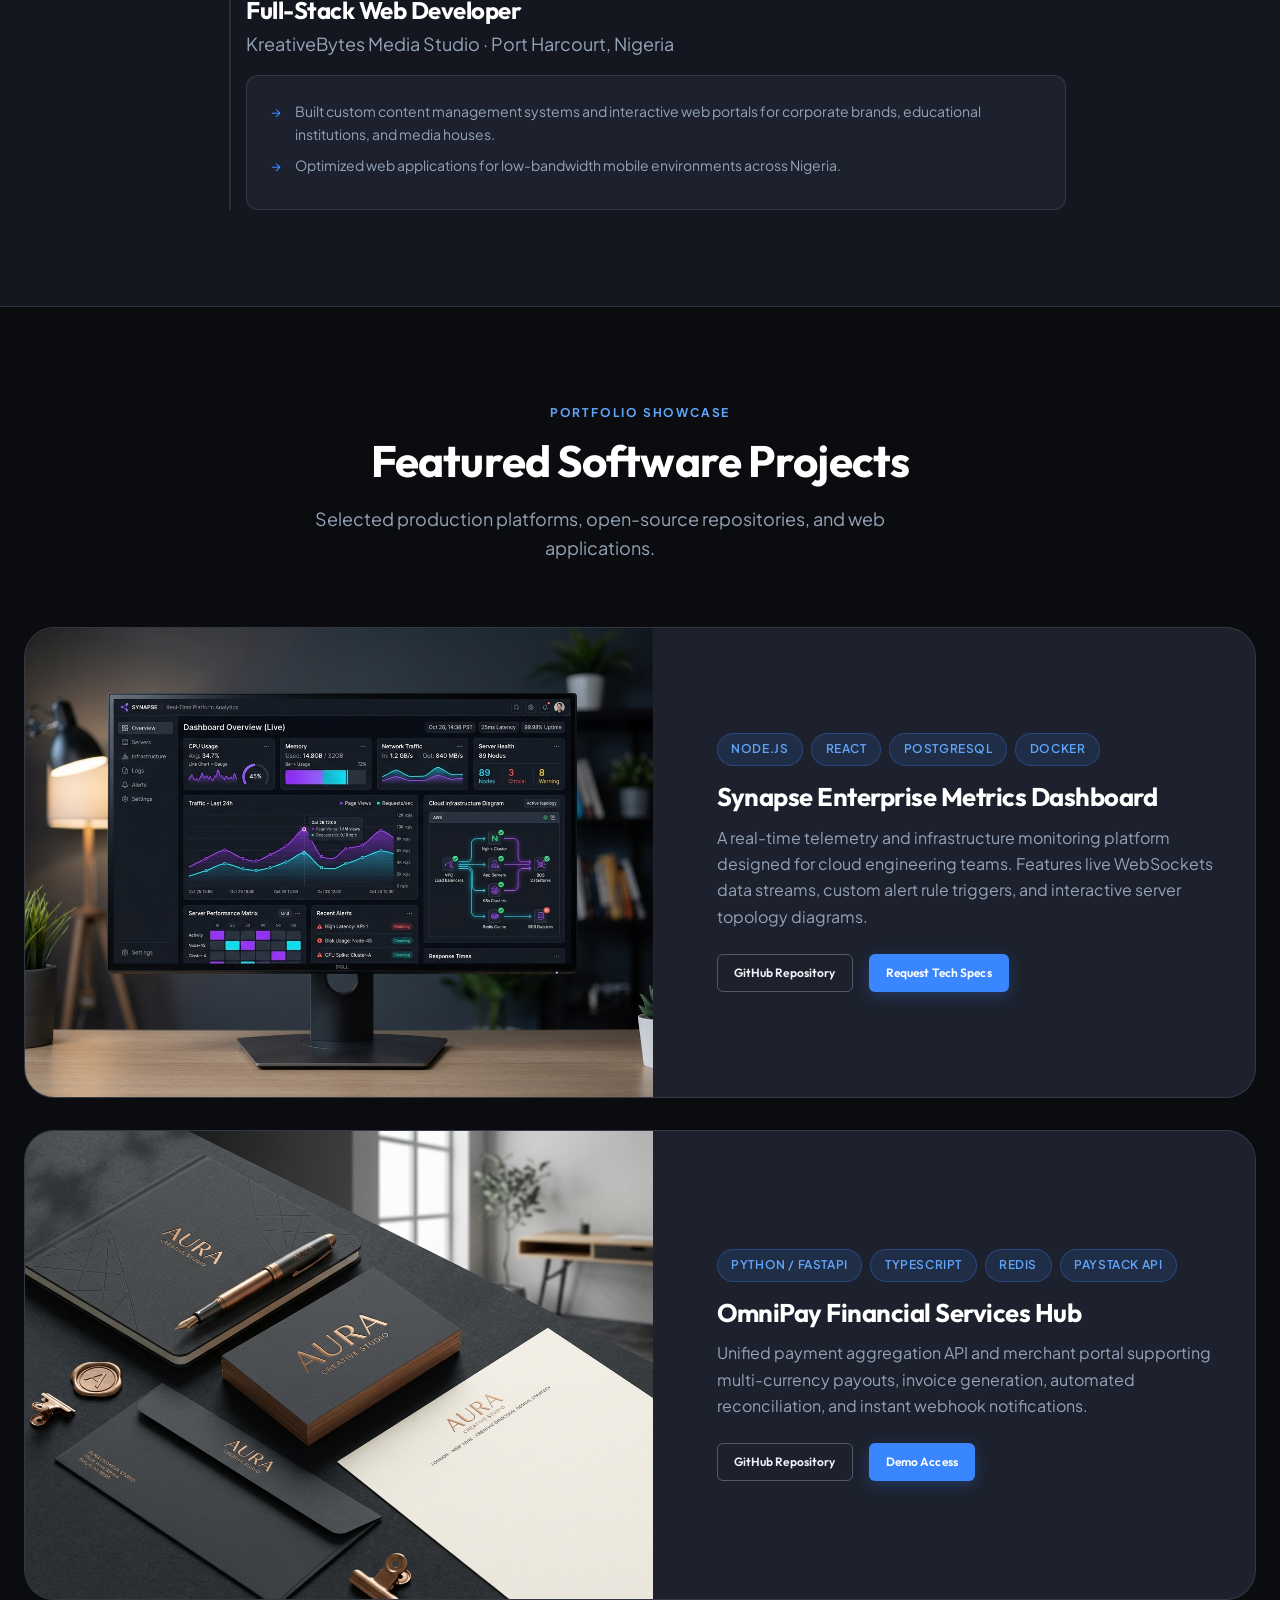
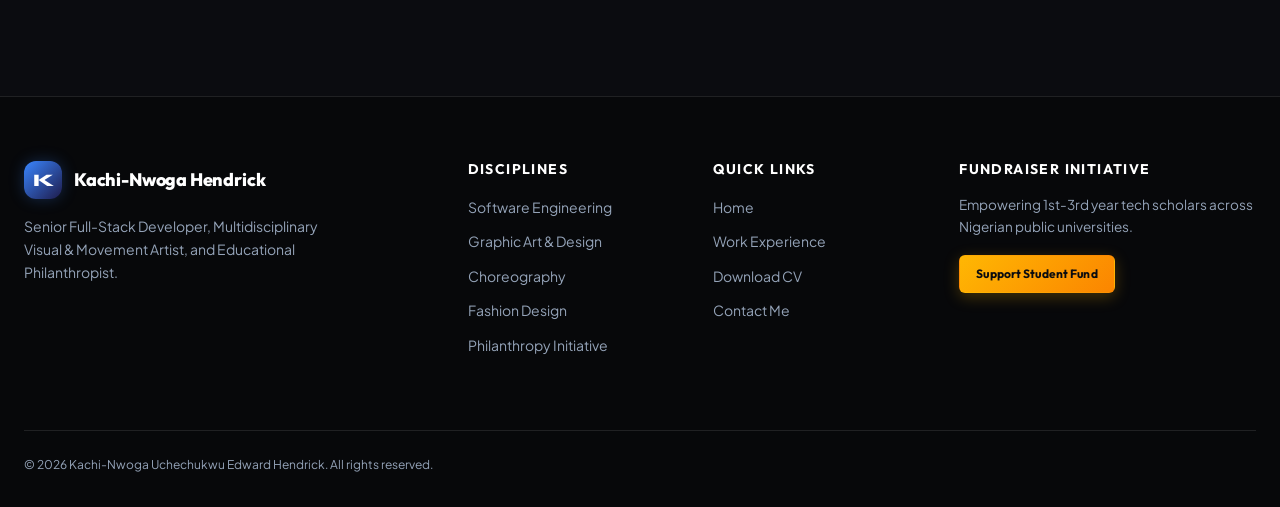
<file: two/developer.html>
<!DOCTYPE html>
<html lang="en">
<head>
  <meta charset="UTF-8">
  <meta name="viewport" content="width=device-width, initial-scale=1.0">
  <title>Senior Full-Stack Developer | Kachi-Nwoga Uchechukwu Edward Hendrick</title>
  <meta name="description" content="15+ years of software architecture, full-stack web engineering, distributed systems, cloud DevOps, and frontend UI design by Kachi-Nwoga Uchechukwu Edward Hendrick.">
  
  <!-- Open Graph -->
  <meta property="og:title" content="Senior Full-Stack Developer Portfolio — Kachi-Nwoga Hendrick">
  <meta property="og:description" content="15+ years of software engineering expertise in Node.js, Python, React, Cloud Systems, and Database Architecture.">
  <meta property="og:image" content="assets/images/dev_project_1.jpg">

  <!-- Favicon -->
  <link rel="icon" type="image/svg+xml" href="assets/icons/favicon.svg">

  <!-- Stylesheets -->
  <link rel="stylesheet" href="css/base.css">
  <link rel="stylesheet" href="css/components.css">
</head>
<body>

  <!-- Header Navigation -->
  <header class="header" id="site-header">
    <div class="container nav-container">
      <a href="index.html" class="nav-brand" aria-label="Home page">
        <span class="nav-brand-mark">K</span>
        <span>Kachi-Nwoga</span>
      </a>

      <button class="mobile-toggle" aria-label="Toggle navigation menu" aria-expanded="false">
        <span></span>
        <span></span>
        <span></span>
      </button>

      <nav>
        <ul class="nav-menu">
          <li><a href="index.html" class="nav-link">Home</a></li>
          <li><a href="developer.html" class="nav-link active" aria-current="page">Developer</a></li>
          <li><a href="graphic-art.html" class="nav-link">Graphic Art</a></li>
          <li><a href="performance.html" class="nav-link">Performance Art</a></li>
          <li><a href="fashion.html" class="nav-link">Fashion</a></li>
          <li><a href="philanthropy.html" class="nav-link">Philanthropy</a></li>
          <li><a href="contact.html" class="nav-link nav-cta">Get in Touch</a></li>
        </ul>
      </nav>
    </div>
  </header>

  <main>
    <!-- Developer Hero Section -->
    <section class="section">
      <div class="container grid grid-2 items-center">
        <div class="reveal-left">
          <span class="pill pill-accent" style="margin-bottom: var(--space-4);">15+ Years Engineering Expertise</span>
          <h1 class="gradient-text" style="margin-bottom: var(--space-4);">Software Architecture & Full-Stack Development</h1>
          <p class="section-lead" style="margin-bottom: var(--space-6);">
            Building fault-tolerant microservices, modern interactive web platforms, distributed cloud infrastructure, and user-centered interfaces.
          </p>
          <div class="flex gap-4" style="flex-wrap: wrap;">
            <a href="assets/docs/Kachi_Nwoga_Resume.pdf" download class="btn btn-primary">
              Download Resume (PDF)
              <svg xmlns="http://www.w3.org/2000/svg" fill="none" viewBox="0 0 24 24" stroke="currentColor"><path stroke-linecap="round" stroke-linejoin="round" stroke-width="2" d="M4 16v1a3 3 0 003 3h10a3 3 0 003-3v-1m-4-4l-4 4m0 0l-4-4m4 4V4"/></svg>
            </a>
            <a href="contact.html" class="btn btn-outline">Consulting Inquiry</a>
          </div>
        </div>

        <div class="reveal-right text-center">
          <img src="assets/images/dev_project_1.jpg" alt="Developer Platform Dashboard System" style="border-radius: var(--radius-xl); border: 1px solid var(--color-border-accent); box-shadow: var(--shadow-lg);">
        </div>
      </div>
    </section>

    <!-- Bio & Core Philosophy -->
    <section class="section" style="background-color: var(--color-bg-surface); border-top: 1px solid var(--color-border); border-bottom: 1px solid var(--color-border);">
      <div class="container container-narrow reveal">
        <div class="section-header text-center">
          <span class="section-subtitle">Engineering Philosophy</span>
          <h2 class="section-title">15 Years of Crafting Robust Systems</h2>
          <p class="section-lead">
            Engineering is art with strict quantitative guarantees. Over 15 years, I have architected digital products for enterprise clients, fintech scale-ups, and creative media platforms across Africa, Europe, and North America.
          </p>
        </div>

        <div class="card grid grid-2 gap-6" style="background-color: var(--color-bg-dark);">
          <div>
            <h3 style="margin-bottom: var(--space-3); color: var(--color-accent-light);">System Design & Reliability</h3>
            <p style="font-size: 0.95rem;">
              Emphasis on clear API boundaries, microservices decomposition, distributed caching, event-driven streaming, and zero-downtime CI/CD deployment pipelines.
            </p>
          </div>
          <div>
            <h3 style="margin-bottom: var(--space-3); color: var(--color-accent-light);">Human-Centered UX</h3>
            <p style="font-size: 0.95rem;">
              Combining backend strength with fluid, accessible frontends. High performance, 60fps animations, strict keyboard navigation, and semantic web standards.
            </p>
          </div>
        </div>
      </div>
    </section>

    <!-- Tech Stack / Skills Section -->
    <section class="section" id="skills">
      <div class="container">
        <div class="section-header text-center reveal">
          <span class="section-subtitle">Technical Proficiency</span>
          <h2 class="section-title">Skills & Technologies</h2>
          <p class="section-lead">A comprehensive toolkit honed across 15+ years of hands-on production code.</p>
        </div>

        <div class="grid grid-3 gap-8">
          <!-- Languages & Runtimes -->
          <div class="card reveal">
            <h3 style="margin-bottom: var(--space-4); color: var(--color-accent-light);">Languages & Runtimes</h3>
            <div class="flex gap-2" style="flex-wrap: wrap;">
              <span class="pill pill-accent">TypeScript</span>
              <span class="pill pill-accent">JavaScript (ESNext)</span>
              <span class="pill pill-accent">Node.js</span>
              <span class="pill pill-accent">Python 3</span>
              <span class="pill pill-accent">Go (Golang)</span>
              <span class="pill pill-accent">HTML5 / CSS3</span>
              <span class="pill pill-accent">SQL</span>
            </div>
          </div>

          <!-- Frameworks & Libraries -->
          <div class="card reveal">
            <h3 style="margin-bottom: var(--space-4); color: var(--color-accent-light);">Frameworks & UI</h3>
            <div class="flex gap-2" style="flex-wrap: wrap;">
              <span class="pill pill-accent">React.js</span>
              <span class="pill pill-accent">Next.js</span>
              <span class="pill pill-accent">Express / Fastify</span>
              <span class="pill pill-accent">Django / FastAPI</span>
              <span class="pill pill-accent">GraphQL / REST</span>
              <span class="pill pill-accent">TailwindCSS</span>
              <span class="pill pill-accent">WebGL / Three.js</span>
            </div>
          </div>

          <!-- DevOps & Cloud Infra -->
          <div class="card reveal">
            <h3 style="margin-bottom: var(--space-4); color: var(--color-accent-light);">Cloud & Databases</h3>
            <div class="flex gap-2" style="flex-wrap: wrap;">
              <span class="pill pill-accent">PostgreSQL</span>
              <span class="pill pill-accent">Redis</span>
              <span class="pill pill-accent">MongoDB</span>
              <span class="pill pill-accent">Docker / K8s</span>
              <span class="pill pill-accent">AWS (S3, EC2, Lambda)</span>
              <span class="pill pill-accent">CI/CD Pipelines</span>
              <span class="pill pill-accent">Linux Admin</span>
            </div>
          </div>
        </div>
      </div>
    </section>

    <!-- Experience Timeline -->
    <section class="section" style="background-color: var(--color-bg-surface); border-top: 1px solid var(--color-border); border-bottom: 1px solid var(--color-border);" id="experience">
      <div class="container container-narrow">
        <div class="section-header text-center reveal">
          <span class="section-subtitle">Career Path</span>
          <h2 class="section-title">15+ Years Experience Timeline</h2>
          <p class="section-lead">A history of leadership, architecture, and delivering mission-critical platforms.</p>
        </div>

        <div class="timeline reveal">
          <!-- Role 1 -->
          <div class="timeline-item">
            <div class="timeline-dot"></div>
            <span class="timeline-date">2020 — Present</span>
            <h3 class="timeline-role">Principal Software Architect & Lead Consultant</h3>
            <p class="timeline-company">Aura Core Tech & Independent Consulting · Lagos & Remote</p>
            <div class="timeline-details">
              <ul>
                <li>Spearheaded distributed microservices architecture handling 2.5M+ monthly active user transactions for African fintech and enterprise clients.</li>
                <li>Mentored junior-to-mid engineering teams on test-driven development, code quality standards, and automated deployment pipelines.</li>
                <li>Reduced API latency by 45% through Redis caching strategies and optimized database indexing.</li>
              </ul>
            </div>
          </div>

          <!-- Role 2 -->
          <div class="timeline-item">
            <div class="timeline-dot"></div>
            <span class="timeline-date">2015 — 2020</span>
            <h3 class="timeline-role">Senior Full-Stack Engineer</h3>
            <p class="timeline-company">Nexus Digital Innovations · Lagos, Nigeria</p>
            <div class="timeline-details">
              <ul>
                <li>Designed high-performance web portals, e-commerce engines, and real-time dashboard analytics tools in React and Node.js.</li>
                <li>Integrated multi-gateway payment APIs including Paystack, Flutterwave, and Stripe for seamless pan-African transactions.</li>
                <li>Conducted security audits and implemented OWASP compliant authentication workflows.</li>
              </ul>
            </div>
          </div>

          <!-- Role 3 -->
          <div class="timeline-item">
            <div class="timeline-dot"></div>
            <span class="timeline-date">2010 — 2015</span>
            <h3 class="timeline-role">Full-Stack Web Developer</h3>
            <p class="timeline-company">KreativeBytes Media Studio · Port Harcourt, Nigeria</p>
            <div class="timeline-details">
              <ul>
                <li>Built custom content management systems and interactive web portals for corporate brands, educational institutions, and media houses.</li>
                <li>Optimized web applications for low-bandwidth mobile environments across Nigeria.</li>
              </ul>
            </div>
          </div>
        </div>
      </div>
    </section>

    <!-- Project Showcase -->
    <section class="section" id="projects">
      <div class="container">
        <div class="section-header text-center reveal">
          <span class="section-subtitle">Portfolio Showcase</span>
          <h2 class="section-title">Featured Software Projects</h2>
          <p class="section-lead">Selected production platforms, open-source repositories, and web applications.</p>
        </div>

        <div class="grid gap-12">
          <!-- Project 1 -->
          <div class="project-card reveal">
            <div class="project-card-media">
              <img src="assets/images/dev_project_1.jpg" alt="Synapse Enterprise Cloud Monitoring Dashboard">
            </div>
            <div class="project-card-content">
              <div class="project-card-tags">
                <span class="pill pill-accent">Node.js</span>
                <span class="pill pill-accent">React</span>
                <span class="pill pill-accent">PostgreSQL</span>
                <span class="pill pill-accent">Docker</span>
              </div>
              <h3 style="font-size: 1.6rem; margin-bottom: var(--space-3);">Synapse Enterprise Metrics Dashboard</h3>
              <p>
                A real-time telemetry and infrastructure monitoring platform designed for cloud engineering teams. Features live WebSockets data streams, custom alert rule triggers, and interactive server topology diagrams.
              </p>
              <div class="project-card-actions">
                <a href="https://github.com" target="_blank" rel="noopener" class="btn btn-outline btn-sm">GitHub Repository</a>
                <a href="contact.html" class="btn btn-primary btn-sm">Request Tech Specs</a>
              </div>
            </div>
          </div>

          <!-- Project 2 -->
          <div class="project-card reveal">
            <div class="project-card-media">
              <img src="assets/images/graphic_art_2.jpg" alt="OmniPay Pan-African Payment SDK & Portal">
            </div>
            <div class="project-card-content">
              <div class="project-card-tags">
                <span class="pill pill-accent">Python / FastAPI</span>
                <span class="pill pill-accent">TypeScript</span>
                <span class="pill pill-accent">Redis</span>
                <span class="pill pill-accent">Paystack API</span>
              </div>
              <h3 style="font-size: 1.6rem; margin-bottom: var(--space-3);">OmniPay Financial Services Hub</h3>
              <p>
                Unified payment aggregation API and merchant portal supporting multi-currency payouts, invoice generation, automated reconciliation, and instant webhook notifications.
              </p>
              <div class="project-card-actions">
                <a href="https://github.com" target="_blank" rel="noopener" class="btn btn-outline btn-sm">GitHub Repository</a>
                <a href="contact.html" class="btn btn-primary btn-sm">Demo Access</a>
              </div>
            </div>
          </div>
        </div>
      </div>
    </section>
  </main>

  <!-- Shared Footer -->
  <footer class="footer">
    <div class="container">
      <div class="footer-grid">
        <div>
          <div class="nav-brand" style="margin-bottom: var(--space-4);">
            <span class="nav-brand-mark">K</span>
            <span>Kachi-Nwoga Hendrick</span>
          </div>
          <p class="footer-brand-desc">Senior Full-Stack Developer, Multidisciplinary Visual & Movement Artist, and Educational Philanthropist.</p>
        </div>

        <div>
          <h4 class="footer-heading">Disciplines</h4>
          <ul class="footer-links">
            <li><a href="developer.html">Software Engineering</a></li>
            <li><a href="graphic-art.html">Graphic Art & Design</a></li>
            <li><a href="performance.html">Choreography</a></li>
            <li><a href="fashion.html">Fashion Design</a></li>
            <li><a href="philanthropy.html">Philanthropy Initiative</a></li>
          </ul>
        </div>

        <div>
          <h4 class="footer-heading">Quick Links</h4>
          <ul class="footer-links">
            <li><a href="index.html">Home</a></li>
            <li><a href="developer.html#experience">Work Experience</a></li>
            <li><a href="assets/docs/Kachi_Nwoga_Resume.pdf" download>Download CV</a></li>
            <li><a href="contact.html">Contact Me</a></li>
          </ul>
        </div>

        <div>
          <h4 class="footer-heading">Fundraiser Initiative</h4>
          <p style="font-size: 0.85rem; color: var(--color-text-muted); margin-bottom: var(--space-4);">Empowering 1st-3rd year tech scholars across Nigerian public universities.</p>
          <a href="philanthropy.html" class="btn btn-gold btn-sm">Support Student Fund</a>
        </div>
      </div>

      <div class="footer-bottom">
        <p>&copy; 2026 Kachi-Nwoga Uchechukwu Edward Hendrick. All rights reserved.</p>
      </div>
    </div>
  </footer>

  <!-- Scripts -->
  <script src="js/main.js"></script>
  <script src="js/reveal.js"></script>
</body>
</html>
</file>
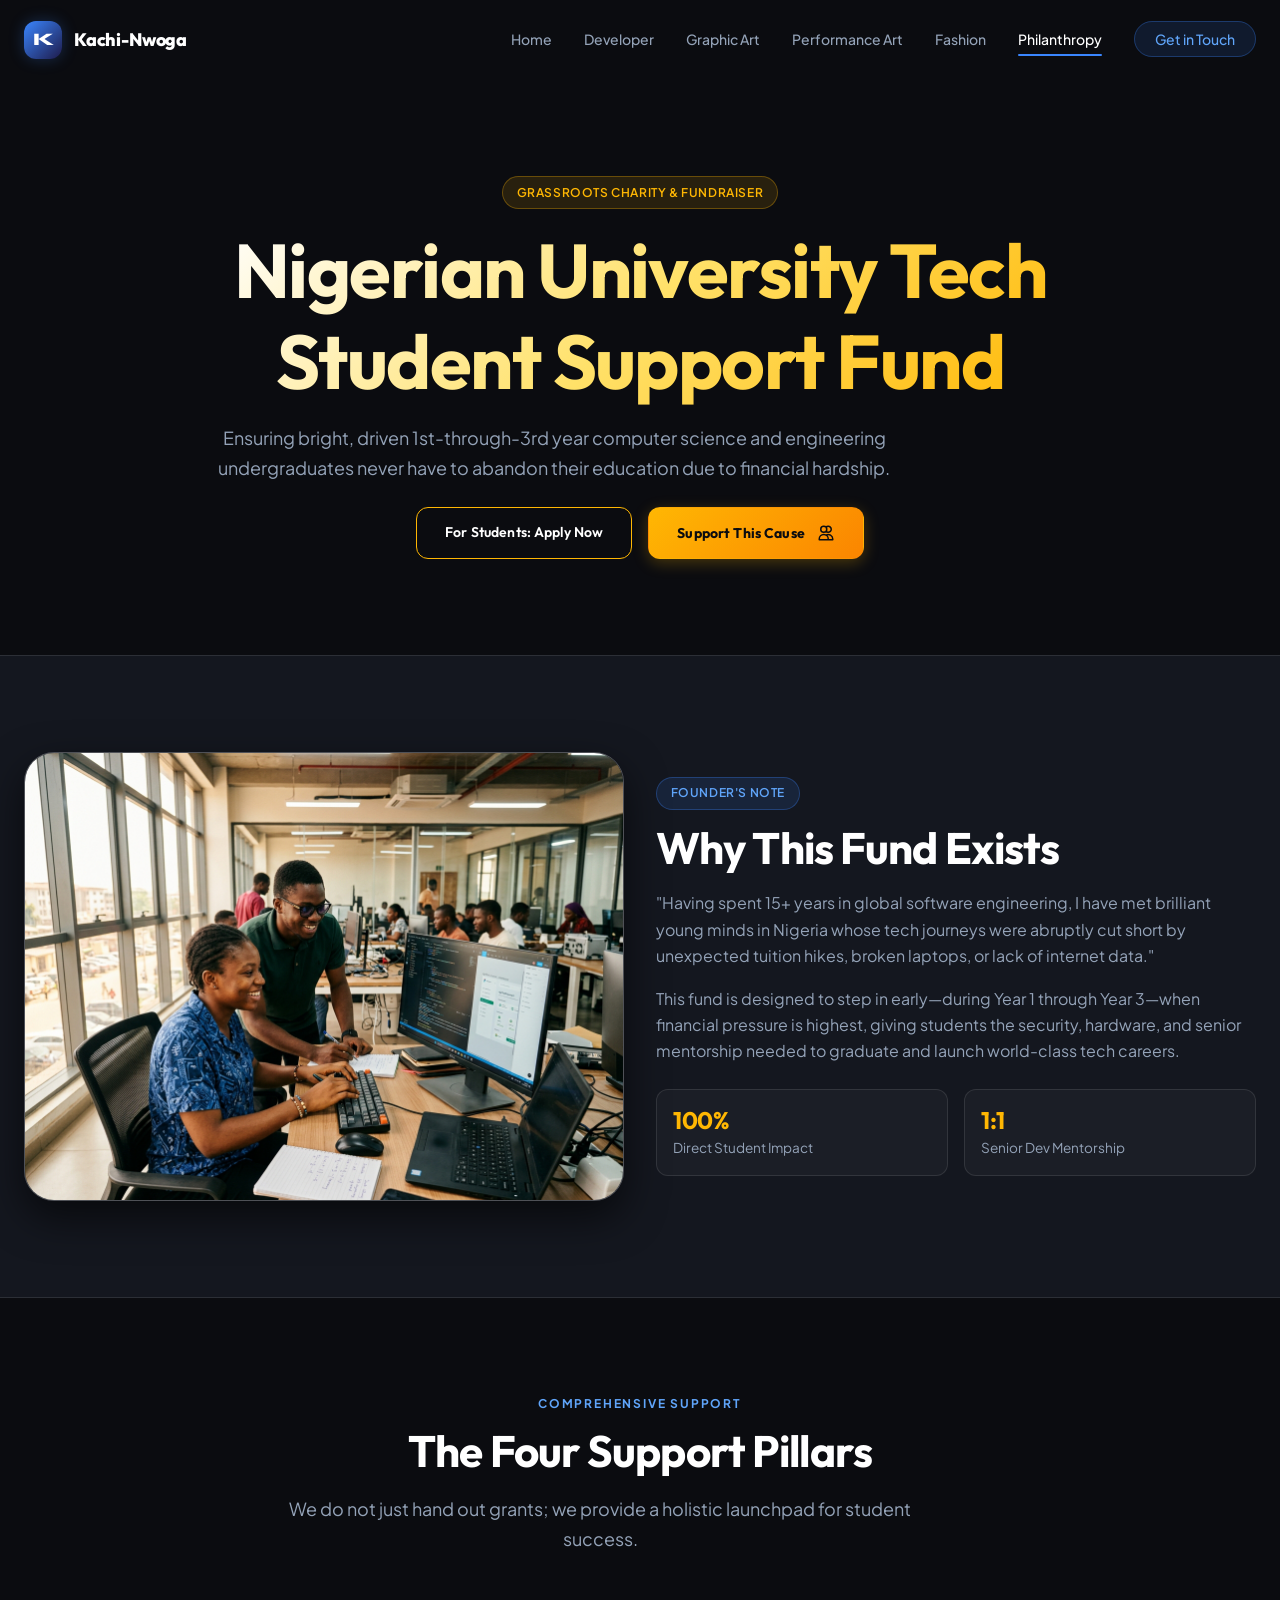
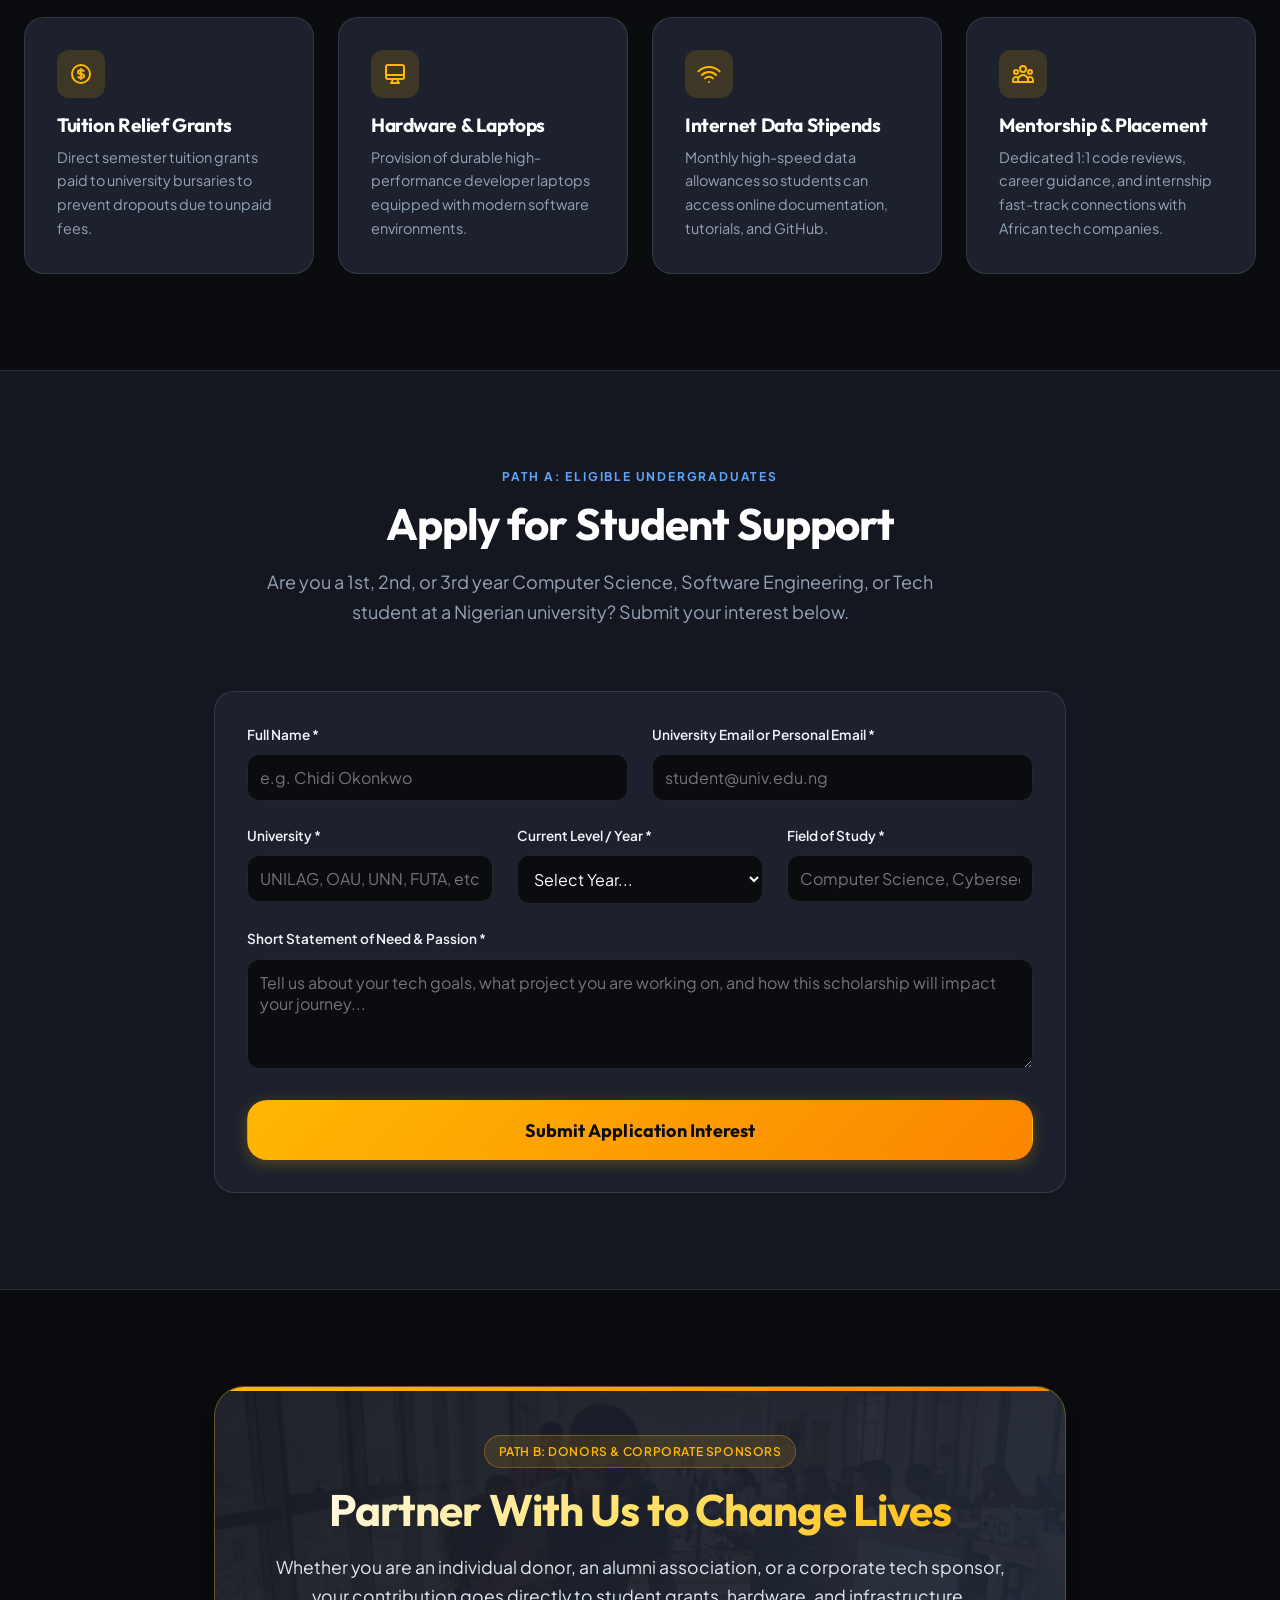
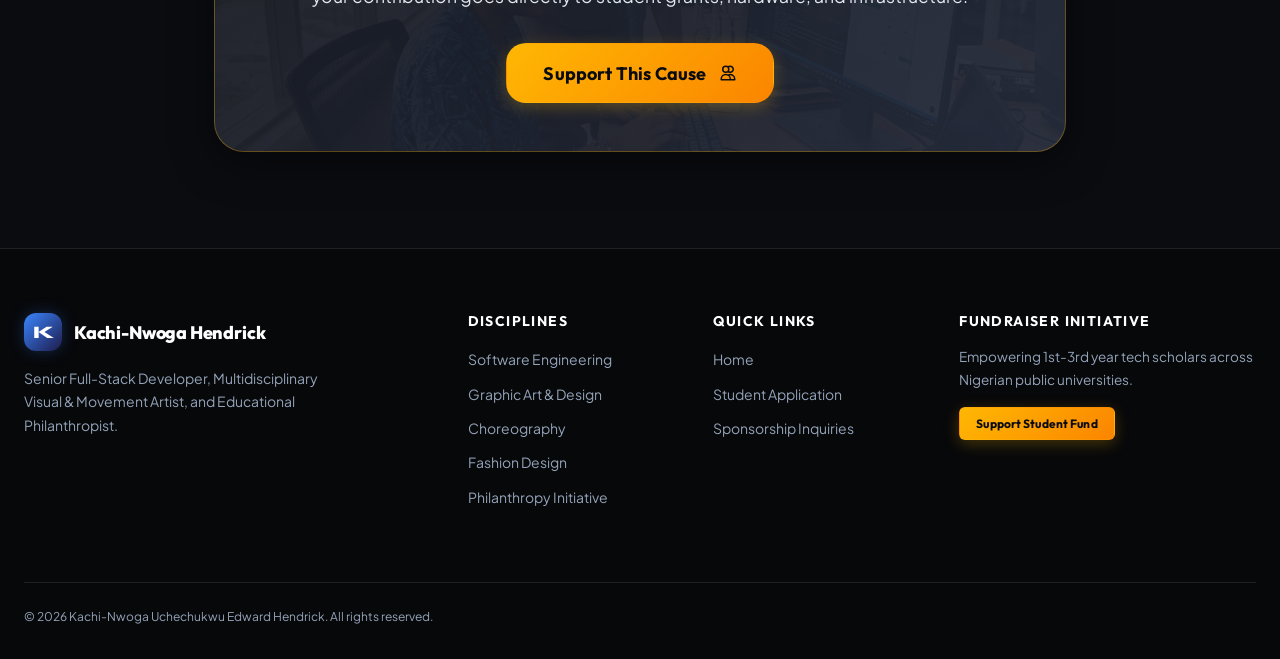
<file: two/philanthropy.html>
<!DOCTYPE html>
<html lang="en">
<head>
  <meta charset="UTF-8">
  <meta name="viewport" content="width=device-width, initial-scale=1.0">
  <title>Nigerian University Tech Student Fund | Philanthropy by Kachi-Nwoga Hendrick</title>
  <meta name="description" content="Fundraiser and charity initiative providing tuition relief, laptops, data stipends, and senior dev mentorship to 1st-3rd year tech students in Nigerian universities.">
  
  <!-- Open Graph -->
  <meta property="og:title" content="Nigerian University Tech Student Support Fund">
  <meta property="og:description" content="Empowering 1st-through-3rd year Computer Science and Software Engineering students across Nigerian state and federal universities.">
  <meta property="og:image" content="assets/images/philanthropy_hero.jpg">

  <!-- Favicon -->
  <link rel="icon" type="image/svg+xml" href="assets/icons/favicon.svg">

  <!-- Stylesheets -->
  <link rel="stylesheet" href="css/base.css">
  <link rel="stylesheet" href="css/components.css">
</head>
<body>

  <!-- Header Navigation -->
  <header class="header" id="site-header">
    <div class="container nav-container">
      <a href="index.html" class="nav-brand" aria-label="Home page">
        <span class="nav-brand-mark">K</span>
        <span>Kachi-Nwoga</span>
      </a>

      <button class="mobile-toggle" aria-label="Toggle navigation menu" aria-expanded="false">
        <span></span>
        <span></span>
        <span></span>
      </button>

      <nav>
        <ul class="nav-menu">
          <li><a href="index.html" class="nav-link">Home</a></li>
          <li><a href="developer.html" class="nav-link">Developer</a></li>
          <li><a href="graphic-art.html" class="nav-link">Graphic Art</a></li>
          <li><a href="performance.html" class="nav-link">Performance Art</a></li>
          <li><a href="fashion.html" class="nav-link">Fashion</a></li>
          <li><a href="philanthropy.html" class="nav-link active" aria-current="page">Philanthropy</a></li>
          <li><a href="contact.html" class="nav-link nav-cta">Get in Touch</a></li>
        </ul>
      </nav>
    </div>
  </header>

  <main>
    <!-- Hero Banner -->
    <section class="section text-center">
      <div class="container container-narrow reveal">
        <span class="pill pill-gold" style="margin-bottom: var(--space-4);">Grassroots Charity & Fundraiser</span>
        <h1 class="gradient-gold-text" style="margin-bottom: var(--space-4);">Nigerian University Tech Student Support Fund</h1>
        <p class="section-lead">
          Ensuring bright, driven 1st-through-3rd year computer science and engineering undergraduates never have to abandon their education due to financial hardship.
        </p>
        <div class="flex justify-center gap-4" style="margin-top: var(--space-6); flex-wrap: wrap;">
          <a href="#apply" class="btn btn-outline" style="border-color: var(--color-gold); color: #fff;">For Students: Apply Now</a>
          <button class="btn btn-gold support-trigger-btn" id="hero-support-btn">
            Support This Cause
            <svg xmlns="http://www.w3.org/2000/svg" fill="none" viewBox="0 0 24 24" stroke="currentColor"><path stroke-linecap="round" stroke-linejoin="round" stroke-width="2" d="M12 4.354a4 4 0 110 5.292M15 21H3v-1a6 6 0 0112 0v1zm0 0h6v-1a6 6 0 00-9-5.197M13 7a4 4 0 11-8 0 4 4 0 018 0z"/></svg>
          </button>
        </div>
      </div>
    </section>

    <!-- Mission Statement Block -->
    <section class="section" style="background-color: var(--color-bg-surface); border-top: 1px solid var(--color-border); border-bottom: 1px solid var(--color-border);" id="mission">
      <div class="container grid grid-2 items-center">
        <div class="reveal-left">
          <img src="assets/images/philanthropy_hero.jpg" alt="Nigerian university tech students in computer lab" style="border-radius: var(--radius-xl); border: 1px solid var(--color-border-hover); box-shadow: var(--shadow-lg);">
        </div>

        <div class="reveal-right">
          <span class="pill pill-accent" style="margin-bottom: var(--space-3);">Founder's Note</span>
          <h2 style="margin-bottom: var(--space-4);">Why This Fund Exists</h2>
          <p style="margin-bottom: var(--space-4);">
            "Having spent 15+ years in global software engineering, I have met brilliant young minds in Nigeria whose tech journeys were abruptly cut short by unexpected tuition hikes, broken laptops, or lack of internet data."
          </p>
          <p style="margin-bottom: var(--space-6);">
            This fund is designed to step in early—during Year 1 through Year 3—when financial pressure is highest, giving students the security, hardware, and senior mentorship needed to graduate and launch world-class tech careers.
          </p>
          <div class="grid grid-2 gap-4">
            <div style="background: rgba(255, 255, 255, 0.03); padding: var(--space-4); border-radius: var(--radius-md); border: 1px solid var(--color-border);">
              <h3 class="text-gold" style="font-size: 1.5rem; margin-bottom: 2px;">100%</h3>
              <p style="font-size: 0.85rem; margin-bottom: 0;">Direct Student Impact</p>
            </div>
            <div style="background: rgba(255, 255, 255, 0.03); padding: var(--space-4); border-radius: var(--radius-md); border: 1px solid var(--color-border);">
              <h3 class="text-gold" style="font-size: 1.5rem; margin-bottom: 2px;">1:1</h3>
              <p style="font-size: 0.85rem; margin-bottom: 0;">Senior Dev Mentorship</p>
            </div>
          </div>
        </div>
      </div>
    </section>

    <!-- Program Pillars (What Support Includes) -->
    <section class="section" id="pillars">
      <div class="container">
        <div class="section-header text-center reveal">
          <span class="section-subtitle">Comprehensive Support</span>
          <h2 class="section-title">The Four Support Pillars</h2>
          <p class="section-lead">We do not just hand out grants; we provide a holistic launchpad for student success.</p>
        </div>

        <div class="grid grid-4 gap-6">
          <!-- Pillar 1 -->
          <div class="card reveal">
            <div style="width: 48px; height: 48px; border-radius: var(--radius-md); background: rgba(255, 183, 3, 0.15); display: flex; align-items: center; justify-content: center; color: var(--color-gold); margin-bottom: var(--space-4);">
              <svg xmlns="http://www.w3.org/2000/svg" width="24" height="24" fill="none" viewBox="0 0 24 24" stroke="currentColor"><path stroke-linecap="round" stroke-linejoin="round" stroke-width="2" d="M12 8c-1.657 0-3 .895-3 2s1.343 2 3 2 3 .895 3 2-1.343 2-3 2m0-8c1.11 0 2.08.402 2.599 1M12 8V7m0 1v8m0 0v1m0-1c-1.11 0-2.08-.402-2.599-1M21 12a9 9 0 11-18 0 9 9 0 0118 0z"/></svg>
            </div>
            <h3 style="font-size: 1.2rem; margin-bottom: var(--space-2);">Tuition Relief Grants</h3>
            <p style="font-size: 0.9rem; color: var(--color-text-muted);">Direct semester tuition grants paid to university bursaries to prevent dropouts due to unpaid fees.</p>
          </div>

          <!-- Pillar 2 -->
          <div class="card reveal">
            <div style="width: 48px; height: 48px; border-radius: var(--radius-md); background: rgba(255, 183, 3, 0.15); display: flex; align-items: center; justify-content: center; color: var(--color-gold); margin-bottom: var(--space-4);">
              <svg xmlns="http://www.w3.org/2000/svg" width="24" height="24" fill="none" viewBox="0 0 24 24" stroke="currentColor"><path stroke-linecap="round" stroke-linejoin="round" stroke-width="2" d="M9.75 17L9 20l-1 1h8l-1-1-.75-3M3 13h18M5 17h14a2 2 0 002-2V5a2 2 0 00-2-2H5a2 2 0 00-2 2v10a2 2 0 002 2z"/></svg>
            </div>
            <h3 style="font-size: 1.2rem; margin-bottom: var(--space-2);">Hardware & Laptops</h3>
            <p style="font-size: 0.9rem; color: var(--color-text-muted);">Provision of durable high-performance developer laptops equipped with modern software environments.</p>
          </div>

          <!-- Pillar 3 -->
          <div class="card reveal">
            <div style="width: 48px; height: 48px; border-radius: var(--radius-md); background: rgba(255, 183, 3, 0.15); display: flex; align-items: center; justify-content: center; color: var(--color-gold); margin-bottom: var(--space-4);">
              <svg xmlns="http://www.w3.org/2000/svg" width="24" height="24" fill="none" viewBox="0 0 24 24" stroke="currentColor"><path stroke-linecap="round" stroke-linejoin="round" stroke-width="2" d="M8.111 16.404a5.5 5.5 0 017.778 0M12 20h.01m-7.08-7.071a10 10 0 0114.142 0M1.394 9.393a15 15 0 0121.213 0"/></svg>
            </div>
            <h3 style="font-size: 1.2rem; margin-bottom: var(--space-2);">Internet Data Stipends</h3>
            <p style="font-size: 0.9rem; color: var(--color-text-muted);">Monthly high-speed data allowances so students can access online documentation, tutorials, and GitHub.</p>
          </div>

          <!-- Pillar 4 -->
          <div class="card reveal">
            <div style="width: 48px; height: 48px; border-radius: var(--radius-md); background: rgba(255, 183, 3, 0.15); display: flex; align-items: center; justify-content: center; color: var(--color-gold); margin-bottom: var(--space-4);">
              <svg xmlns="http://www.w3.org/2000/svg" width="24" height="24" fill="none" viewBox="0 0 24 24" stroke="currentColor"><path stroke-linecap="round" stroke-linejoin="round" stroke-width="2" d="M17 20h5v-2a3 3 0 00-5.356-1.857M17 20H7m10 0v-2c0-.656-.126-1.283-.356-1.857M7 20H2v-2a3 3 0 015.356-1.857M7 20v-2c0-.656.126-1.283.356-1.857m0 0a5.002 5.002 0 019.288 0M15 7a3 3 0 11-6 0 3 3 0 016 0zm6 3a2 2 0 11-4 0 2 2 0 014 0zM7 10a2 2 0 11-4 0 2 2 0 014 0z"/></svg>
            </div>
            <h3 style="font-size: 1.2rem; margin-bottom: var(--space-2);">Mentorship & Placement</h3>
            <p style="font-size: 0.9rem; color: var(--color-text-muted);">Dedicated 1:1 code reviews, career guidance, and internship fast-track connections with African tech companies.</p>
          </div>
        </div>
      </div>
    </section>

    <!-- Student Application Form Section (Path A) -->
    <section class="section" style="background-color: var(--color-bg-surface); border-top: 1px solid var(--color-border); border-bottom: 1px solid var(--color-border);" id="apply">
      <div class="container container-narrow reveal">
        <div class="section-header text-center">
          <span class="section-subtitle">Path A: Eligible Undergraduates</span>
          <h2 class="section-title">Apply for Student Support</h2>
          <p class="section-lead">Are you a 1st, 2nd, or 3rd year Computer Science, Software Engineering, or Tech student at a Nigerian university? Submit your interest below.</p>
        </div>

        <form class="card" action="https://formspree.io/f/sample" method="POST" id="student-form" style="padding: var(--space-8);">
          <div class="grid grid-2 gap-6" style="margin-bottom: var(--space-6);">
            <div>
              <label for="student-name" style="display: block; font-size: 0.85rem; font-weight: 600; margin-bottom: var(--space-2);">Full Name *</label>
              <input type="text" id="student-name" name="name" required placeholder="e.g. Chidi Okonkwo" style="width: 100%; padding: 0.75rem; border-radius: var(--radius-md); background: var(--color-bg-dark); border: 1px solid var(--color-border);">
            </div>
            <div>
              <label for="student-email" style="display: block; font-size: 0.85rem; font-weight: 600; margin-bottom: var(--space-2);">University Email or Personal Email *</label>
              <input type="email" id="student-email" name="email" required placeholder="student@univ.edu.ng" style="width: 100%; padding: 0.75rem; border-radius: var(--radius-md); background: var(--color-bg-dark); border: 1px solid var(--color-border);">
            </div>
          </div>

          <div class="grid grid-3 gap-6" style="margin-bottom: var(--space-6);">
            <div>
              <label for="student-uni" style="display: block; font-size: 0.85rem; font-weight: 600; margin-bottom: var(--space-2);">University *</label>
              <input type="text" id="student-uni" name="university" required placeholder="UNILAG, OAU, UNN, FUTA, etc." style="width: 100%; padding: 0.75rem; border-radius: var(--radius-md); background: var(--color-bg-dark); border: 1px solid var(--color-border);">
            </div>
            <div>
              <label for="student-year" style="display: block; font-size: 0.85rem; font-weight: 600; margin-bottom: var(--space-2);">Current Level / Year *</label>
              <select id="student-year" name="year" required style="width: 100%; padding: 0.75rem; border-radius: var(--radius-md); background: var(--color-bg-dark); border: 1px solid var(--color-border); color: #fff;">
                <option value="">Select Year...</option>
                <option value="100 Level / 1st Year">100 Level / 1st Year</option>
                <option value="200 Level / 2nd Year">200 Level / 2nd Year</option>
                <option value="300 Level / 3rd Year">300 Level / 3rd Year</option>
              </select>
            </div>
            <div>
              <label for="student-course" style="display: block; font-size: 0.85rem; font-weight: 600; margin-bottom: var(--space-2);">Field of Study *</label>
              <input type="text" id="student-course" name="course" required placeholder="Computer Science, Cybersecurity, etc." style="width: 100%; padding: 0.75rem; border-radius: var(--radius-md); background: var(--color-bg-dark); border: 1px solid var(--color-border);">
            </div>
          </div>

          <div style="margin-bottom: var(--space-6);">
            <label for="student-statement" style="display: block; font-size: 0.85rem; font-weight: 600; margin-bottom: var(--space-2);">Short Statement of Need & Passion *</label>
            <textarea id="student-statement" name="statement" rows="4" required placeholder="Tell us about your tech goals, what project you are working on, and how this scholarship will impact your journey..." style="width: 100%; padding: 0.75rem; border-radius: var(--radius-md); background: var(--color-bg-dark); border: 1px solid var(--color-border);"></textarea>
          </div>

          <button type="submit" class="btn btn-gold btn-lg" style="width: 100%;">Submit Application Interest</button>
        </form>
      </div>
    </section>

    <!-- Support Section (Path B - Reusable Button Target) -->
    <section class="section" id="support">
      <div class="container container-narrow text-center reveal">
        <div class="philanthropy-banner">
          <div class="philanthropy-content">
            <span class="pill pill-gold" style="margin-bottom: var(--space-4);">Path B: Donors & Corporate Sponsors</span>
            <h2 class="gradient-gold-text" style="margin-bottom: var(--space-4);">Partner With Us to Change Lives</h2>
            <p style="font-size: 1.1rem; color: #e2e8f0; margin-bottom: var(--space-8);">
              Whether you are an individual donor, an alumni association, or a corporate tech sponsor, your contribution goes directly to student grants, hardware, and infrastructure.
            </p>
            <button class="btn btn-gold btn-lg support-trigger-btn">
              Support This Cause
              <svg xmlns="http://www.w3.org/2000/svg" fill="none" viewBox="0 0 24 24" stroke="currentColor"><path stroke-linecap="round" stroke-linejoin="round" stroke-width="2" d="M12 4.354a4 4 0 110 5.292M15 21H3v-1a6 6 0 0112 0v1zm0 0h6v-1a6 6 0 00-9-5.197M13 7a4 4 0 11-8 0 4 4 0 018 0z"/></svg>
            </button>
          </div>
        </div>
      </div>
    </section>
  </main>

  <!-- Reusable Donation / Support Modal Component -->
  <div class="modal" id="support-modal" role="dialog" aria-modal="true" aria-label="Support student fund options">
    <button class="modal-close" id="support-modal-close" aria-label="Close modal">&times;</button>
    <div class="modal-content" style="max-width: 600px; padding: var(--space-8);">
      <span class="pill pill-gold" style="margin-bottom: var(--space-3); width: fit-content;">Donate & Get Involved</span>
      <h3 style="font-size: 1.75rem; margin-bottom: var(--space-3);">Support Nigerian Tech Scholars</h3>
      <p style="font-size: 0.95rem; color: var(--color-text-muted); margin-bottom: var(--space-6);">
        Choose how you would like to contribute to the university tech student support program:
      </p>

      <!-- Option A: Mailing List / Notifications (Option A) -->
      <div style="background: rgba(255, 183, 3, 0.08); border: 1px solid rgba(255, 183, 3, 0.3); border-radius: var(--radius-md); padding: var(--space-6); margin-bottom: var(--space-6);">
        <h4 style="color: var(--color-gold); margin-bottom: var(--space-2);">Option A: Join Donor Notification List</h4>
        <p style="font-size: 0.85rem; color: var(--color-text-muted); margin-bottom: var(--space-4);">
          Get direct email updates on student cohort selections, transparency reports, and early access when public donation batches open.
        </p>
        <form action="https://formspree.io/f/sample" method="POST" class="flex gap-2" style="flex-wrap: wrap;">
          <input type="email" name="donor_email" required placeholder="Enter your email" style="flex: 1; min-width: 200px; padding: 0.6rem; border-radius: var(--radius-sm); background: var(--color-bg-dark); border: 1px solid var(--color-border);">
          <button type="submit" class="btn btn-gold btn-sm">Notify Me</button>
        </form>
      </div>

      <!-- Option B: Live Hosted Payment Portal (Option B) -->
      <div style="background: rgba(58, 134, 255, 0.08); border: 1px solid var(--color-border-accent); border-radius: var(--radius-md); padding: var(--space-6);">
        <h4 style="color: var(--color-accent-light); margin-bottom: var(--space-2);">Option B: Direct Payment Portal</h4>
        <p style="font-size: 0.85rem; color: var(--color-text-muted); margin-bottom: var(--space-4);">
          Ready to donate now? Click below to be directed to our secure hosted payment portal (Paystack / Flutterwave integration ready).
        </p>
        <a href="contact.html?subject=Fundraiser+Donation" class="btn btn-primary btn-sm" style="width: 100%;">
          Proceed to Hosted Payment Portal
          <svg xmlns="http://www.w3.org/2000/svg" fill="none" viewBox="0 0 24 24" stroke="currentColor"><path stroke-linecap="round" stroke-linejoin="round" stroke-width="2" d="M10 6H6a2 2 0 00-2 2v10a2 2 0 002 2h10a2 2 0 002-2v-4M14 4h6m0 0v6m0-6L10 14"/></svg>
        </a>
      </div>
    </div>
  </div>

  <!-- Shared Footer -->
  <footer class="footer">
    <div class="container">
      <div class="footer-grid">
        <div>
          <div class="nav-brand" style="margin-bottom: var(--space-4);">
            <span class="nav-brand-mark">K</span>
            <span>Kachi-Nwoga Hendrick</span>
          </div>
          <p class="footer-brand-desc">Senior Full-Stack Developer, Multidisciplinary Visual & Movement Artist, and Educational Philanthropist.</p>
        </div>

        <div>
          <h4 class="footer-heading">Disciplines</h4>
          <ul class="footer-links">
            <li><a href="developer.html">Software Engineering</a></li>
            <li><a href="graphic-art.html">Graphic Art & Design</a></li>
            <li><a href="performance.html">Choreography</a></li>
            <li><a href="fashion.html">Fashion Design</a></li>
            <li><a href="philanthropy.html">Philanthropy Initiative</a></li>
          </ul>
        </div>

        <div>
          <h4 class="footer-heading">Quick Links</h4>
          <ul class="footer-links">
            <li><a href="index.html">Home</a></li>
            <li><a href="philanthropy.html#apply">Student Application</a></li>
            <li><a href="contact.html">Sponsorship Inquiries</a></li>
          </ul>
        </div>

        <div>
          <h4 class="footer-heading">Fundraiser Initiative</h4>
          <p style="font-size: 0.85rem; color: var(--color-text-muted); margin-bottom: var(--space-4);">Empowering 1st-3rd year tech scholars across Nigerian public universities.</p>
          <button class="btn btn-gold btn-sm support-trigger-btn">Support Student Fund</button>
        </div>
      </div>

      <div class="footer-bottom">
        <p>&copy; 2026 Kachi-Nwoga Uchechukwu Edward Hendrick. All rights reserved.</p>
      </div>
    </div>
  </footer>

  <!-- Scripts -->
  <script src="js/main.js"></script>
  <script src="js/reveal.js"></script>
  <script>
    // Support Modal Handler
    document.addEventListener('DOMContentLoaded', () => {
      const supportModal = document.getElementById('support-modal');
      const supportBtns = document.querySelectorAll('.support-trigger-btn');
      const closeBtn = document.getElementById('support-modal-close');

      if (supportModal && supportBtns.length > 0) {
        supportBtns.forEach(btn => {
          btn.addEventListener('click', () => {
            supportModal.classList.add('active');
            document.body.style.overflow = 'hidden';
          });
        });

        if (closeBtn) {
          closeBtn.addEventListener('click', () => {
            supportModal.classList.remove('active');
            document.body.style.overflow = '';
          });
        }

        supportModal.addEventListener('click', (e) => {
          if (e.target === supportModal) {
            supportModal.classList.remove('active');
            document.body.style.overflow = '';
          }
        });
      }
    });
  </script>
</body>
</html>
</file>
<file: style.css>
/* ==========================================================================
   Modern Portfolio Design System - 2026 Edition
   ========================================================================== */

@import url('https://fonts.googleapis.com/css2?family=Inter:wght@300;400;500;600;700&family=JetBrains+Mono:wght@400;500;600&family=Outfit:wght@500;600;700;800&display=swap');

:root {
  /* Color Palette - Dark Mode (Default) */
  --bg-dark: #090d16;
  --bg-surface: #0f172a;
  --bg-card: rgba(15, 23, 42, 0.75);
  --bg-card-hover: rgba(30, 41, 59, 0.85);
  --border-color: rgba(255, 255, 255, 0.08);
  --border-highlight: rgba(99, 102, 241, 0.4);
  
  --text-main: #f8fafc;
  --text-muted: #94a3b8;
  --text-dim: #64748b;
  
  --primary: #6366f1;
  --primary-glow: rgba(99, 102, 241, 0.35);
  --accent-cyan: #06b6d4;
  --accent-emerald: #10b981;
  --accent-violet: #8b5cf6;
  
  --gradient-primary: linear-gradient(135deg, #6366f1 0%, #06b6d4 100%);
  --gradient-emerald: linear-gradient(135deg, #10b981 0%, #06b6d4 100%);
  --gradient-card: linear-gradient(180deg, rgba(255, 255, 255, 0.04) 0%, rgba(255, 255, 255, 0.01) 100%);
  --gradient-glow: radial-gradient(600px circle at var(--mouse-x, 50%) var(--mouse-y, 50%), rgba(99, 102, 241, 0.12), transparent 40%);

  /* Typography */
  --font-display: 'Outfit', sans-serif;
  --font-body: 'Inter', system-ui, -apple-system, sans-serif;
  --font-mono: 'JetBrains Mono', monospace;

  /* Layout & Geometry */
  --radius-sm: 8px;
  --radius-md: 14px;
  --radius-lg: 20px;
  --radius-full: 9999px;
  
  --shadow-sm: 0 4px 12px rgba(0, 0, 0, 0.15);
  --shadow-md: 0 10px 30px rgba(0, 0, 0, 0.3);
  --shadow-glow: 0 0 25px rgba(99, 102, 241, 0.25);
  
  --transition-fast: 0.2s cubic-bezier(0.4, 0, 0.2, 1);
  --transition-normal: 0.3s cubic-bezier(0.4, 0, 0.2, 1);
}

/* Light Theme Variables */
body.light {
  --bg-dark: #f8fafc;
  --bg-surface: #ffffff;
  --bg-card: rgba(255, 255, 255, 0.85);
  --bg-card-hover: rgba(241, 245, 249, 0.95);
  --border-color: rgba(0, 0, 0, 0.08);
  --border-highlight: rgba(99, 102, 241, 0.5);
  
  --text-main: #0f172a;
  --text-muted: #475569;
  --text-dim: #94a3b8;
  
  --gradient-card: linear-gradient(180deg, rgba(255, 255, 255, 0.9) 0%, rgba(241, 245, 249, 0.7) 100%);
  --gradient-glow: radial-gradient(600px circle at var(--mouse-x, 50%) var(--mouse-y, 50%), rgba(99, 102, 241, 0.08), transparent 40%);
  --shadow-md: 0 10px 30px rgba(15, 23, 42, 0.08);
}

/* Reset & Base Styles */
*, *::before, *::after {
  box-sizing: border-box;
  margin: 0;
  padding: 0;
}

html {
  scroll-behavior: smooth;
  scroll-padding-top: 100px;
}

body {
  background-color: var(--bg-dark);
  color: var(--text-main);
  font-family: var(--font-body);
  font-size: 16px;
  line-height: 1.6;
  -webkit-font-smoothing: antialiased;
  -moz-osx-font-smoothing: grayscale;
  min-height: 100vh;
  position: relative;
  overflow-x: hidden;
  transition: background-color var(--transition-normal), color var(--transition-normal);
}

/* Ambient Mouse Glow Overlay */
body::before {
  content: '';
  position: fixed;
  inset: 0;
  background: var(--gradient-glow);
  pointer-events: none;
  z-index: 1;
}

/* Subtle Grid Background Overlay */
.grid-background {
  position: fixed;
  inset: 0;
  background-image: 
    radial-gradient(rgba(255, 255, 255, 0.05) 1px, transparent 1px);
  background-size: 32px 32px;
  pointer-events: none;
  z-index: 0;
  opacity: 0.6;
}

body.light .grid-background {
  background-image: radial-gradient(rgba(15, 23, 42, 0.06) 1px, transparent 1px);
}

/* Container */
.container {
  max-width: 1140px;
  margin: 0 auto;
  padding: 0 24px;
  position: relative;
  z-index: 2;
}

/* Typography Helpers */
h1, h2, h3, h4, h5, h6 {
  font-family: var(--font-display);
  color: var(--text-main);
  font-weight: 700;
  line-height: 1.15;
}

.gradient-text {
  background: var(--gradient-primary);
  -webkit-background-clip: text;
  -webkit-text-fill-color: transparent;
}

.gradient-text-emerald {
  background: var(--gradient-emerald);
  -webkit-background-clip: text;
  -webkit-text-fill-color: transparent;
}

a {
  color: var(--primary);
  text-decoration: none;
  transition: color var(--transition-fast);
}

a:hover {
  color: var(--accent-cyan);
}

/* ==========================================================================
   Header & Navigation
   ========================================================================== */

header {
  position: sticky;
  top: 16px;
  z-index: 100;
  margin-bottom: 20px;
}

.nav {
  display: flex;
  align-items: center;
  justify-content: space-between;
  padding: 12px 20px;
  background: var(--bg-card);
  backdrop-filter: blur(16px);
  -webkit-backdrop-filter: blur(16px);
  border: 1px solid var(--border-color);
  border-radius: var(--radius-md);
  box-shadow: var(--shadow-md);
  transition: border-color var(--transition-normal), background var(--transition-normal);
}

.brand {
  display: flex;
  align-items: center;
  gap: 14px;
}

.avatar-wrapper {
  position: relative;
  width: 46px;
  height: 46px;
}

.logo-img {
  width: 46px;
  height: 46px;
  border-radius: var(--radius-sm);
  object-fit: cover;
  border: 2px solid var(--primary);
  box-shadow: 0 0 12px var(--primary-glow);
}

.status-dot {
  position: absolute;
  bottom: -2px;
  right: -2px;
  width: 12px;
  height: 12px;
  background: var(--accent-emerald);
  border: 2px solid var(--bg-dark);
  border-radius: 50%;
  box-shadow: 0 0 8px var(--accent-emerald);
}

.brand-info h1 {
  font-size: 16px;
  font-weight: 700;
  margin-bottom: 2px;
}

.brand-title {
  font-size: 12px;
  color: var(--text-muted);
  font-weight: 500;
}

.nav-right {
  display: flex;
  align-items: center;
  gap: 16px;
}

.nav-links {
  display: flex;
  align-items: center;
  gap: 20px;
  list-style: none;
}

.nav-links a {
  color: var(--text-muted);
  font-weight: 500;
  font-size: 14px;
  position: relative;
  padding: 6px 4px;
}

.nav-links a:hover,
.nav-links a.active {
  color: var(--text-main);
}

.nav-links a::after {
  content: '';
  position: absolute;
  bottom: 0;
  left: 0;
  width: 0%;
  height: 2px;
  background: var(--gradient-primary);
  border-radius: 2px;
  transition: width var(--transition-fast);
}

.nav-links a:hover::after,
.nav-links a.active::after {
  width: 100%;
}

.nav-actions {
  display: flex;
  align-items: center;
  gap: 10px;
}

/* Controls & Buttons */
.icon-btn {
  background: var(--bg-surface);
  border: 1px solid var(--border-color);
  color: var(--text-main);
  width: 40px;
  height: 40px;
  border-radius: var(--radius-sm);
  display: inline-flex;
  align-items: center;
  justify-content: center;
  cursor: pointer;
  transition: all var(--transition-fast);
}

.icon-btn:hover {
  border-color: var(--border-highlight);
  background: var(--bg-card-hover);
  transform: translateY(-2px);
  color: var(--primary);
}

/* Mobile Hamburger Toggle */
.mobile-toggle {
  display: none;
}

/* Mobile Navigation Overlay */
.mobile-nav {
  display: none;
  position: fixed;
  inset: 0;
  background: rgba(9, 13, 22, 0.95);
  backdrop-filter: blur(20px);
  z-index: 99;
  flex-direction: column;
  justify-content: center;
  align-items: center;
  gap: 28px;
  opacity: 0;
  pointer-events: none;
  transition: opacity var(--transition-normal);
}

.mobile-nav.open {
  opacity: 1;
  pointer-events: auto;
}

.mobile-nav a {
  font-family: var(--font-display);
  font-size: 24px;
  font-weight: 700;
  color: var(--text-main);
}

/* ==========================================================================
   Buttons
   ========================================================================== */

.btn {
  display: inline-flex;
  align-items: center;
  justify-content: center;
  gap: 8px;
  padding: 11px 22px;
  border-radius: var(--radius-md);
  font-family: var(--font-body);
  font-weight: 600;
  font-size: 14px;
  cursor: pointer;
  border: 1px solid transparent;
  transition: all var(--transition-fast);
  text-decoration: none;
}

.btn-primary {
  background: var(--gradient-primary);
  color: #ffffff;
  box-shadow: var(--shadow-glow);
}

.btn-primary:hover {
  transform: translateY(-2px);
  box-shadow: 0 0 35px rgba(99, 102, 241, 0.45);
  color: #ffffff;
}

.btn-ghost {
  background: var(--bg-surface);
  border-color: var(--border-color);
  color: var(--text-main);
}

.btn-ghost:hover {
  border-color: var(--border-highlight);
  background: var(--bg-card-hover);
  transform: translateY(-2px);
  color: var(--primary);
}

.btn-sm {
  padding: 7px 14px;
  font-size: 13px;
  border-radius: var(--radius-sm);
}

/* ==========================================================================
   Hero Section
   ========================================================================== */

.hero {
  display: grid;
  grid-template-columns: 1.15fr 0.85fr;
  gap: 36px;
  align-items: center;
  padding: 48px 0 64px;
}

.hero-content {
  display: flex;
  flex-direction: column;
  gap: 20px;
}

.availability-badge {
  display: inline-flex;
  align-items: center;
  gap: 8px;
  padding: 6px 14px;
  background: rgba(16, 185, 129, 0.1);
  border: 1px solid rgba(16, 185, 129, 0.3);
  border-radius: var(--radius-full);
  font-size: 13px;
  font-weight: 600;
  color: var(--accent-emerald);
  width: fit-content;
}

.availability-badge .pulse {
  width: 8px;
  height: 8px;
  background: var(--accent-emerald);
  border-radius: 50%;
  animation: pulse-ring 2s infinite;
}

@keyframes pulse-ring {
  0% { transform: scale(0.95); box-shadow: 0 0 0 0 rgba(16, 185, 129, 0.7); }
  70% { transform: scale(1); box-shadow: 0 0 0 8px rgba(16, 185, 129, 0); }
  100% { transform: scale(0.95); box-shadow: 0 0 0 0 rgba(16, 185, 129, 0); }
}

.hero h2 {
  font-size: clamp(32px, 4vw, 48px);
  letter-spacing: -0.02em;
}

.hero .lead {
  font-size: 17px;
  color: var(--text-muted);
  line-height: 1.7;
}

.cta-group {
  display: flex;
  gap: 14px;
  flex-wrap: wrap;
}

.hero-stats {
  display: grid;
  grid-template-columns: repeat(3, 1fr);
  gap: 14px;
  margin-top: 10px;
}

.stat-card {
  background: var(--bg-card);
  border: 1px solid var(--border-color);
  padding: 16px;
  border-radius: var(--radius-md);
  text-align: center;
  transition: transform var(--transition-fast), border-color var(--transition-fast);
}

.stat-card:hover {
  transform: translateY(-3px);
  border-color: var(--border-highlight);
}

.stat-num {
  font-family: var(--font-display);
  font-size: 28px;
  font-weight: 800;
  color: var(--text-main);
  display: flex;
  align-items: center;
  justify-content: center;
}

.stat-label {
  font-size: 12px;
  color: var(--text-muted);
  font-weight: 500;
  margin-top: 4px;
}

/* Code Terminal Widget */
.terminal-window {
  background: #060911;
  border: 1px solid var(--border-color);
  border-radius: var(--radius-md);
  box-shadow: var(--shadow-md);
  overflow: hidden;
}

.terminal-header {
  background: rgba(255, 255, 255, 0.03);
  padding: 10px 16px;
  display: flex;
  align-items: center;
  justify-content: space-between;
  border-bottom: 1px solid var(--border-color);
}

.terminal-dots {
  display: flex;
  gap: 6px;
}

.dot-btn {
  width: 10px;
  height: 10px;
  border-radius: 50%;
}

.dot-red { background: #ef4444; }
.dot-yellow { background: #f59e0b; }
.dot-green { background: #10b981; }

.terminal-tabs {
  display: flex;
  gap: 8px;
}

.tab-btn {
  background: transparent;
  border: none;
  color: var(--text-dim);
  font-family: var(--font-mono);
  font-size: 12px;
  padding: 4px 10px;
  border-radius: 4px;
  cursor: pointer;
  transition: all var(--transition-fast);
}

.tab-btn.active, .tab-btn:hover {
  color: var(--accent-cyan);
  background: rgba(6, 182, 212, 0.1);
}

.terminal-body {
  padding: 18px;
  font-family: var(--font-mono);
  font-size: 13px;
  line-height: 1.6;
  color: #cbd5e1;
  overflow-x: auto;
}

.terminal-code {
  display: none;
}

.terminal-code.active {
  display: block;
}

.code-keyword { color: #c084fc; }
.code-func { color: #60a5fa; }
.code-str { color: #34d399; }
.code-comment { color: #64748b; font-style: italic; }

.terminal-footer {
  padding: 10px 16px;
  background: rgba(255, 255, 255, 0.02);
  border-top: 1px solid var(--border-color);
  display: flex;
  align-items: center;
  justify-content: space-between;
  font-size: 12px;
  color: var(--text-muted);
}

/* ==========================================================================
   Sections Common Styling
   ========================================================================== */

section {
  padding: 56px 0;
}

.section-header {
  margin-bottom: 32px;
}

.section-subtitle {
  font-family: var(--font-mono);
  font-size: 13px;
  color: var(--accent-cyan);
  text-transform: uppercase;
  letter-spacing: 0.1em;
  margin-bottom: 6px;
  display: block;
}

.section-title {
  font-size: 28px;
  letter-spacing: -0.01em;
}

/* Cards & Glass Containers */
.glass-card {
  background: var(--bg-card);
  backdrop-filter: blur(12px);
  -webkit-backdrop-filter: blur(12px);
  border: 1px solid var(--border-color);
  border-radius: var(--radius-md);
  padding: 28px;
  box-shadow: var(--shadow-sm);
  transition: border-color var(--transition-normal), transform var(--transition-normal);
}

.glass-card:hover {
  border-color: var(--border-highlight);
}

/* ==========================================================================
   About Section
   ========================================================================== */

.about-grid {
  display: grid;
  grid-template-columns: repeat(auto-fit, minmax(280px, 1fr));
  gap: 20px;
  margin-top: 24px;
}

.about-block h4 {
  font-size: 16px;
  margin-bottom: 8px;
  display: flex;
  align-items: center;
  gap: 8px;
}

.about-block p {
  color: var(--text-muted);
  font-size: 14px;
}

/* ==========================================================================
   Skills Section (Modern Tech Cards)
   ========================================================================== */

.skills-grid {
  display: grid;
  grid-template-columns: repeat(auto-fit, minmax(250px, 1fr));
  gap: 20px;
}

.skill-card {
  background: var(--bg-card);
  border: 1px solid var(--border-color);
  border-radius: var(--radius-md);
  padding: 22px;
  transition: all var(--transition-normal);
}

.skill-card:hover {
  transform: translateY(-4px);
  border-color: var(--border-highlight);
  box-shadow: var(--shadow-md);
}

.skill-icon {
  width: 44px;
  height: 44px;
  border-radius: var(--radius-sm);
  background: rgba(99, 102, 241, 0.1);
  color: var(--primary);
  display: flex;
  align-items: center;
  justify-content: center;
  font-size: 20px;
  margin-bottom: 16px;
}

.skill-card h4 {
  font-size: 18px;
  margin-bottom: 12px;
}

.skill-chips {
  display: flex;
  flex-wrap: wrap;
  gap: 8px;
}

.chip {
  font-family: var(--font-mono);
  font-size: 12px;
  padding: 4px 10px;
  border-radius: var(--radius-full);
  background: rgba(255, 255, 255, 0.04);
  border: 1px solid var(--border-color);
  color: var(--text-muted);
  transition: all var(--transition-fast);
}

.skill-card:hover .chip {
  background: rgba(99, 102, 241, 0.08);
  color: var(--text-main);
  border-color: rgba(99, 102, 241, 0.2);
}

/* ==========================================================================
   Experience Timeline
   ========================================================================== */

.timeline {
  position: relative;
  padding-left: 28px;
}

.timeline::before {
  content: '';
  position: absolute;
  left: 8px;
  top: 8px;
  bottom: 8px;
  width: 2px;
  background: linear-gradient(180deg, var(--primary) 0%, var(--accent-cyan) 100%);
  border-radius: 2px;
}

.timeline-item {
  position: relative;
  margin-bottom: 28px;
}

.timeline-item:last-child {
  margin-bottom: 0;
}

.timeline-dot {
  position: absolute;
  left: -28px;
  top: 22px;
  width: 14px;
  height: 14px;
  border-radius: 50%;
  background: var(--primary);
  border: 3px solid var(--bg-dark);
  box-shadow: 0 0 10px var(--primary);
}

.timeline-card {
  background: var(--bg-card);
  border: 1px solid var(--border-color);
  border-radius: var(--radius-md);
  padding: 24px;
  transition: all var(--transition-fast);
}

.timeline-card:hover {
  border-color: var(--border-highlight);
  transform: translateX(4px);
}

.timeline-header {
  display: flex;
  justify-content: space-between;
  align-items: flex-start;
  flex-wrap: wrap;
  gap: 8px;
  margin-bottom: 12px;
}

.role-title {
  font-size: 18px;
  font-weight: 700;
}

.company-name {
  color: var(--accent-cyan);
  font-weight: 600;
}

.date-badge {
  font-family: var(--font-mono);
  font-size: 12px;
  color: var(--text-dim);
  background: rgba(255, 255, 255, 0.04);
  padding: 4px 10px;
  border-radius: var(--radius-full);
}

.timeline-body {
  color: var(--text-muted);
  font-size: 14px;
  line-height: 1.6;
}

.timeline-body ul {
  padding-left: 18px;
  margin-top: 8px;
}

.timeline-body li {
  margin-bottom: 6px;
}

/* ==========================================================================
   Projects Section
   ========================================================================== */

.filter-bar {
  display: flex;
  gap: 10px;
  margin-bottom: 24px;
  flex-wrap: wrap;
}

.filter-btn {
  background: var(--bg-card);
  border: 1px solid var(--border-color);
  color: var(--text-muted);
  padding: 8px 16px;
  border-radius: var(--radius-full);
  font-size: 13px;
  font-weight: 600;
  cursor: pointer;
  transition: all var(--transition-fast);
}

.filter-btn:hover, .filter-btn.active {
  background: var(--gradient-primary);
  border-color: transparent;
  color: #ffffff;
  box-shadow: 0 0 15px rgba(99, 102, 241, 0.3);
}

.projects-grid {
  display: grid;
  grid-template-columns: repeat(auto-fill, minmax(320px, 1fr));
  gap: 24px;
}

.project-card {
  background: var(--bg-card);
  border: 1px solid var(--border-color);
  border-radius: var(--radius-md);
  overflow: hidden;
  display: flex;
  flex-direction: column;
  transition: all var(--transition-normal);
}

.project-card:hover {
  transform: translateY(-6px);
  border-color: var(--border-highlight);
  box-shadow: var(--shadow-md);
}

.project-banner {
  height: 140px;
  background: linear-gradient(135deg, rgba(99, 102, 241, 0.2) 0%, rgba(6, 182, 212, 0.2) 100%);
  position: relative;
  display: flex;
  align-items: center;
  justify-content: center;
  padding: 16px;
}

.project-banner-icon {
  font-size: 40px;
  color: rgba(255, 255, 255, 0.7);
}

.project-badge {
  position: absolute;
  top: 12px;
  right: 12px;
  font-family: var(--font-mono);
  font-size: 11px;
  padding: 4px 8px;
  border-radius: var(--radius-full);
  background: rgba(9, 13, 22, 0.75);
  backdrop-filter: blur(8px);
  color: var(--accent-emerald);
  border: 1px solid rgba(16, 185, 129, 0.3);
}

.project-body {
  padding: 20px;
  display: flex;
  flex-direction: column;
  flex-grow: 1;
  gap: 14px;
}

.project-title {
  font-size: 18px;
  font-weight: 700;
}

.project-desc {
  color: var(--text-muted);
  font-size: 14px;
  line-height: 1.5;
  flex-grow: 1;
}

.project-tags {
  display: flex;
  flex-wrap: wrap;
  gap: 6px;
}

.project-footer {
  display: flex;
  gap: 10px;
  margin-top: auto;
}

/* Modal */
.modal-overlay {
  position: fixed;
  inset: 0;
  background: rgba(9, 13, 22, 0.85);
  backdrop-filter: blur(12px);
  z-index: 200;
  display: flex;
  align-items: center;
  justify-content: center;
  padding: 20px;
  opacity: 0;
  pointer-events: none;
  transition: opacity var(--transition-fast);
}

.modal-overlay.show {
  opacity: 1;
  pointer-events: auto;
}

.modal-content {
  background: var(--bg-surface);
  border: 1px solid var(--border-color);
  border-radius: var(--radius-lg);
  width: min(650px, 100%);
  padding: 28px;
  box-shadow: var(--shadow-md);
  position: relative;
  transform: translateY(20px);
  transition: transform var(--transition-fast);
}

.modal-overlay.show .modal-content {
  transform: translateY(0);
}

.modal-header {
  display: flex;
  justify-content: space-between;
  align-items: center;
  margin-bottom: 16px;
}

.modal-close {
  background: transparent;
  border: none;
  color: var(--text-muted);
  font-size: 20px;
  cursor: pointer;
}

/* ==========================================================================
   Contact Section
   ========================================================================== */

.contact-grid {
  display: grid;
  grid-template-columns: 1fr 340px;
  gap: 24px;
}

.contact-form {
  display: flex;
  flex-direction: column;
  gap: 16px;
}

.form-group {
  display: flex;
  flex-direction: column;
  gap: 6px;
}

.form-group label {
  font-size: 14px;
  font-weight: 600;
  color: var(--text-main);
}

.form-control {
  background: rgba(255, 255, 255, 0.03);
  border: 1px solid var(--border-color);
  border-radius: var(--radius-sm);
  padding: 12px 14px;
  color: var(--text-main);
  font-family: var(--font-body);
  font-size: 14px;
  transition: border-color var(--transition-fast), background var(--transition-fast);
}

.form-control:focus {
  outline: none;
  border-color: var(--primary);
  background: rgba(99, 102, 241, 0.05);
}

body.light .form-control {
  background: rgba(15, 23, 42, 0.03);
}

textarea.form-control {
  resize: vertical;
  min-height: 110px;
}

.contact-info {
  display: flex;
  flex-direction: column;
  gap: 16px;
}

.info-item {
  display: flex;
  align-items: center;
  gap: 12px;
  color: var(--text-muted);
  font-size: 14px;
}

.info-icon {
  width: 36px;
  height: 36px;
  border-radius: var(--radius-sm);
  background: rgba(99, 102, 241, 0.1);
  color: var(--primary);
  display: flex;
  align-items: center;
  justify-content: center;
  flex-shrink: 0;
}

/* Toast Notifications */
.toast {
  position: fixed;
  bottom: 24px;
  right: 24px;
  background: var(--bg-surface);
  border: 1px solid var(--accent-emerald);
  color: var(--text-main);
  padding: 12px 20px;
  border-radius: var(--radius-md);
  box-shadow: var(--shadow-md);
  z-index: 300;
  display: flex;
  align-items: center;
  gap: 10px;
  opacity: 0;
  transform: translateY(20px);
  transition: all var(--transition-normal);
  pointer-events: none;
}

.toast.show {
  opacity: 1;
  transform: translateY(0);
}

/* ==========================================================================
   Footer
   ========================================================================== */

footer {
  padding: 36px 0;
  border-top: 1px solid var(--border-color);
  margin-top: 48px;
  color: var(--text-dim);
  font-size: 14px;
}

.footer-content {
  display: flex;
  justify-content: space-between;
  align-items: center;
  flex-wrap: wrap;
  gap: 16px;
}

/* Reveal Animations */
.reveal {
  opacity: 0;
  transform: translateY(24px);
  transition: opacity 0.6s cubic-bezier(0.4, 0, 0.2, 1), transform 0.6s cubic-bezier(0.4, 0, 0.2, 1);
}

.reveal.visible {
  opacity: 1;
  transform: translateY(0);
}

/* Responsive Media Queries */
@media (max-width: 900px) {
  .hero {
    grid-template-columns: 1fr;
    gap: 32px;
  }
  
  .contact-grid {
    grid-template-columns: 1fr;
  }
}

@media (max-width: 768px) {
  .nav-links {
    display: none;
  }
  
  .mobile-toggle {
    display: inline-flex;
  }
  
  .mobile-nav {
    display: flex;
  }
  
  .hero-stats {
    grid-template-columns: 1fr;
  }
  
  .skills-grid {
    grid-template-columns: 1fr;
  }
}
</file>
<file: One/style.css>
/* ==========================================================================
   Modern Portfolio Design System - 2026 Edition
   ========================================================================== */

@import url('https://fonts.googleapis.com/css2?family=Inter:wght@300;400;500;600;700&family=JetBrains+Mono:wght@400;500;600&family=Outfit:wght@500;600;700;800&display=swap');

:root {
  /* Color Palette - Dark Mode (Default) */
  --bg-dark: #090d16;
  --bg-surface: #0f172a;
  --bg-card: rgba(15, 23, 42, 0.75);
  --bg-card-hover: rgba(30, 41, 59, 0.85);
  --border-color: rgba(255, 255, 255, 0.08);
  --border-highlight: rgba(99, 102, 241, 0.4);
  
  --text-main: #f8fafc;
  --text-muted: #94a3b8;
  --text-dim: #64748b;
  
  --primary: #6366f1;
  --primary-glow: rgba(99, 102, 241, 0.35);
  --accent-cyan: #06b6d4;
  --accent-emerald: #10b981;
  --accent-violet: #8b5cf6;
  
  --gradient-primary: linear-gradient(135deg, #6366f1 0%, #06b6d4 100%);
  --gradient-emerald: linear-gradient(135deg, #10b981 0%, #06b6d4 100%);
  --gradient-card: linear-gradient(180deg, rgba(255, 255, 255, 0.04) 0%, rgba(255, 255, 255, 0.01) 100%);
  --gradient-glow: radial-gradient(600px circle at var(--mouse-x, 50%) var(--mouse-y, 50%), rgba(99, 102, 241, 0.12), transparent 40%);

  /* Typography */
  --font-display: 'Outfit', sans-serif;
  --font-body: 'Inter', system-ui, -apple-system, sans-serif;
  --font-mono: 'JetBrains Mono', monospace;

  /* Layout & Geometry */
  --radius-sm: 8px;
  --radius-md: 14px;
  --radius-lg: 20px;
  --radius-full: 9999px;
  
  --shadow-sm: 0 4px 12px rgba(0, 0, 0, 0.15);
  --shadow-md: 0 10px 30px rgba(0, 0, 0, 0.3);
  --shadow-glow: 0 0 25px rgba(99, 102, 241, 0.25);
  
  --transition-fast: 0.2s cubic-bezier(0.4, 0, 0.2, 1);
  --transition-normal: 0.3s cubic-bezier(0.4, 0, 0.2, 1);
}

/* Light Theme Variables */
body.light {
  --bg-dark: #f8fafc;
  --bg-surface: #ffffff;
  --bg-card: rgba(255, 255, 255, 0.85);
  --bg-card-hover: rgba(241, 245, 249, 0.95);
  --border-color: rgba(0, 0, 0, 0.08);
  --border-highlight: rgba(99, 102, 241, 0.5);
  
  --text-main: #0f172a;
  --text-muted: #475569;
  --text-dim: #94a3b8;
  
  --gradient-card: linear-gradient(180deg, rgba(255, 255, 255, 0.9) 0%, rgba(241, 245, 249, 0.7) 100%);
  --gradient-glow: radial-gradient(600px circle at var(--mouse-x, 50%) var(--mouse-y, 50%), rgba(99, 102, 241, 0.08), transparent 40%);
  --shadow-md: 0 10px 30px rgba(15, 23, 42, 0.08);
}

/* Reset & Base Styles */
*, *::before, *::after {
  box-sizing: border-box;
  margin: 0;
  padding: 0;
}

html {
  scroll-behavior: smooth;
  scroll-padding-top: 100px;
}

body {
  background-color: var(--bg-dark);
  color: var(--text-main);
  font-family: var(--font-body);
  font-size: 16px;
  line-height: 1.6;
  -webkit-font-smoothing: antialiased;
  -moz-osx-font-smoothing: grayscale;
  min-height: 100vh;
  position: relative;
  overflow-x: hidden;
  transition: background-color var(--transition-normal), color var(--transition-normal);
}

/* Ambient Mouse Glow Overlay */
body::before {
  content: '';
  position: fixed;
  inset: 0;
  background: var(--gradient-glow);
  pointer-events: none;
  z-index: 1;
}

/* Subtle Grid Background Overlay */
.grid-background {
  position: fixed;
  inset: 0;
  background-image: 
    radial-gradient(rgba(255, 255, 255, 0.05) 1px, transparent 1px);
  background-size: 32px 32px;
  pointer-events: none;
  z-index: 0;
  opacity: 0.6;
}

body.light .grid-background {
  background-image: radial-gradient(rgba(15, 23, 42, 0.06) 1px, transparent 1px);
}

/* Container */
.container {
  max-width: 1140px;
  margin: 0 auto;
  padding: 0 24px;
  position: relative;
  z-index: 2;
}

/* Typography Helpers */
h1, h2, h3, h4, h5, h6 {
  font-family: var(--font-display);
  color: var(--text-main);
  font-weight: 700;
  line-height: 1.15;
}

.gradient-text {
  background: var(--gradient-primary);
  -webkit-background-clip: text;
  background-clip: text;
  -webkit-text-fill-color: transparent;
}

.gradient-text-emerald {
  background: var(--gradient-emerald);
  -webkit-background-clip: text;
  background-clip: text;
  -webkit-text-fill-color: transparent;
}

a {
  color: var(--primary);
  text-decoration: none;
  transition: color var(--transition-fast);
}

a:hover {
  color: var(--accent-cyan);
}

/* ==========================================================================
   Header & Navigation
   ========================================================================== */

header {
  position: sticky;
  top: 16px;
  z-index: 100;
  margin-bottom: 20px;
}

.nav {
  display: flex;
  align-items: center;
  justify-content: space-between;
  padding: 12px 20px;
  background: var(--bg-card);
  backdrop-filter: blur(16px);
  -webkit-backdrop-filter: blur(16px);
  border: 1px solid var(--border-color);
  border-radius: var(--radius-md);
  box-shadow: var(--shadow-md);
  transition: border-color var(--transition-normal), background var(--transition-normal);
}

.brand {
  display: flex;
  align-items: center;
  gap: 14px;
}

.avatar-wrapper {
  position: relative;
  width: 46px;
  height: 46px;
}

.logo-img {
  width: 46px;
  height: 46px;
  border-radius: var(--radius-sm);
  object-fit: cover;
  border: 2px solid var(--primary);
  box-shadow: 0 0 12px var(--primary-glow);
}

.status-dot {
  position: absolute;
  bottom: -2px;
  right: -2px;
  width: 12px;
  height: 12px;
  background: var(--accent-emerald);
  border: 2px solid var(--bg-dark);
  border-radius: 50%;
  box-shadow: 0 0 8px var(--accent-emerald);
}

.brand-info h1 {
  font-size: 16px;
  font-weight: 700;
  margin-bottom: 2px;
}

.brand-title {
  font-size: 12px;
  color: var(--text-muted);
  font-weight: 500;
}

.nav-right {
  display: flex;
  align-items: center;
  gap: 16px;
}

.nav-links {
  display: flex;
  align-items: center;
  gap: 20px;
  list-style: none;
}

.nav-links a {
  color: var(--text-muted);
  font-weight: 500;
  font-size: 14px;
  position: relative;
  padding: 6px 4px;
}

.nav-links a:hover,
.nav-links a.active {
  color: var(--text-main);
}

.nav-links a::after {
  content: '';
  position: absolute;
  bottom: 0;
  left: 0;
  width: 0%;
  height: 2px;
  background: var(--gradient-primary);
  border-radius: 2px;
  transition: width var(--transition-fast);
}

.nav-links a:hover::after,
.nav-links a.active::after {
  width: 100%;
}

.nav-actions {
  display: flex;
  align-items: center;
  gap: 10px;
}

/* Controls & Buttons */
.icon-btn {
  background: var(--bg-surface);
  border: 1px solid var(--border-color);
  color: var(--text-main);
  width: 40px;
  height: 40px;
  border-radius: var(--radius-sm);
  display: inline-flex;
  align-items: center;
  justify-content: center;
  cursor: pointer;
  transition: all var(--transition-fast);
}

.icon-btn:hover {
  border-color: var(--border-highlight);
  background: var(--bg-card-hover);
  transform: translateY(-2px);
  color: var(--primary);
}

/* Mobile Hamburger Toggle */
.mobile-toggle {
  display: none;
}

/* Mobile Navigation Overlay */
.mobile-nav {
  display: none;
  position: fixed;
  inset: 0;
  background: rgba(9, 13, 22, 0.95);
  backdrop-filter: blur(20px);
  z-index: 99;
  flex-direction: column;
  justify-content: center;
  align-items: center;
  gap: 28px;
  opacity: 0;
  pointer-events: none;
  transition: opacity var(--transition-normal);
}

.mobile-nav.open {
  opacity: 1;
  pointer-events: auto;
}

.mobile-nav a {
  font-family: var(--font-display);
  font-size: 24px;
  font-weight: 700;
  color: var(--text-main);
}

/* ==========================================================================
   Buttons
   ========================================================================== */

.btn {
  display: inline-flex;
  align-items: center;
  justify-content: center;
  gap: 8px;
  padding: 11px 22px;
  border-radius: var(--radius-md);
  font-family: var(--font-body);
  font-weight: 600;
  font-size: 14px;
  cursor: pointer;
  border: 1px solid transparent;
  transition: all var(--transition-fast);
  text-decoration: none;
}

.btn-primary {
  background: var(--gradient-primary);
  color: #ffffff;
  box-shadow: var(--shadow-glow);
}

.btn-primary:hover {
  transform: translateY(-2px);
  box-shadow: 0 0 35px rgba(99, 102, 241, 0.45);
  color: #ffffff;
}

.btn-ghost {
  background: var(--bg-surface);
  border-color: var(--border-color);
  color: var(--text-main);
}

.btn-ghost:hover {
  border-color: var(--border-highlight);
  background: var(--bg-card-hover);
  transform: translateY(-2px);
  color: var(--primary);
}

.btn-sm {
  padding: 7px 14px;
  font-size: 13px;
  border-radius: var(--radius-sm);
}

/* ==========================================================================
   Hero Section
   ========================================================================== */

.hero {
  display: grid;
  grid-template-columns: 1.15fr 0.85fr;
  gap: 36px;
  align-items: center;
  padding: 48px 0 64px;
}

.hero-content {
  display: flex;
  flex-direction: column;
  gap: 20px;
}

.availability-badge {
  display: inline-flex;
  align-items: center;
  gap: 8px;
  padding: 6px 14px;
  background: rgba(16, 185, 129, 0.1);
  border: 1px solid rgba(16, 185, 129, 0.3);
  border-radius: var(--radius-full);
  font-size: 13px;
  font-weight: 600;
  color: var(--accent-emerald);
  width: fit-content;
}

.availability-badge .pulse {
  width: 8px;
  height: 8px;
  background: var(--accent-emerald);
  border-radius: 50%;
  animation: pulse-ring 2s infinite;
}

@keyframes pulse-ring {
  0% { transform: scale(0.95); box-shadow: 0 0 0 0 rgba(16, 185, 129, 0.7); }
  70% { transform: scale(1); box-shadow: 0 0 0 8px rgba(16, 185, 129, 0); }
  100% { transform: scale(0.95); box-shadow: 0 0 0 0 rgba(16, 185, 129, 0); }
}

.hero h2 {
  font-size: clamp(32px, 4vw, 48px);
  letter-spacing: -0.02em;
}

.hero .lead {
  font-size: 17px;
  color: var(--text-muted);
  line-height: 1.7;
}

.cta-group {
  display: flex;
  gap: 14px;
  flex-wrap: wrap;
}

.hero-stats {
  display: grid;
  grid-template-columns: repeat(3, 1fr);
  gap: 14px;
  margin-top: 10px;
}

.stat-card {
  background: var(--bg-card);
  border: 1px solid var(--border-color);
  padding: 16px;
  border-radius: var(--radius-md);
  text-align: center;
  transition: transform var(--transition-fast), border-color var(--transition-fast);
}

.stat-card:hover {
  transform: translateY(-3px);
  border-color: var(--border-highlight);
}

.stat-num {
  font-family: var(--font-display);
  font-size: 28px;
  font-weight: 800;
  color: var(--text-main);
  display: flex;
  align-items: center;
  justify-content: center;
}

.stat-label {
  font-size: 12px;
  color: var(--text-muted);
  font-weight: 500;
  margin-top: 4px;
}

/* Code Terminal Widget */
.terminal-window {
  background: #060911;
  border: 1px solid var(--border-color);
  border-radius: var(--radius-md);
  box-shadow: var(--shadow-md);
  overflow: hidden;
}

.terminal-header {
  background: rgba(255, 255, 255, 0.03);
  padding: 10px 16px;
  display: flex;
  align-items: center;
  justify-content: space-between;
  border-bottom: 1px solid var(--border-color);
}

.terminal-dots {
  display: flex;
  gap: 6px;
}

.dot-btn {
  width: 10px;
  height: 10px;
  border-radius: 50%;
}

.dot-red { background: #ef4444; }
.dot-yellow { background: #f59e0b; }
.dot-green { background: #10b981; }

.terminal-tabs {
  display: flex;
  gap: 8px;
}

.tab-btn {
  background: transparent;
  border: none;
  color: var(--text-dim);
  font-family: var(--font-mono);
  font-size: 12px;
  padding: 4px 10px;
  border-radius: 4px;
  cursor: pointer;
  transition: all var(--transition-fast);
}

.tab-btn.active, .tab-btn:hover {
  color: var(--accent-cyan);
  background: rgba(6, 182, 212, 0.1);
}

.terminal-body {
  padding: 18px;
  font-family: var(--font-mono);
  font-size: 13px;
  line-height: 1.6;
  color: #cbd5e1;
  overflow-x: auto;
}

.terminal-code {
  display: none;
}

.terminal-code.active {
  display: block;
}

.code-keyword { color: #c084fc; }
.code-func { color: #60a5fa; }
.code-str { color: #34d399; }
.code-comment { color: #64748b; font-style: italic; }

.terminal-footer {
  padding: 10px 16px;
  background: rgba(255, 255, 255, 0.02);
  border-top: 1px solid var(--border-color);
  display: flex;
  align-items: center;
  justify-content: space-between;
  font-size: 12px;
  color: var(--text-muted);
}

/* ==========================================================================
   Sections Common Styling
   ========================================================================== */

section {
  padding: 56px 0;
}

.section-header {
  margin-bottom: 32px;
}

.section-subtitle {
  font-family: var(--font-mono);
  font-size: 13px;
  color: var(--accent-cyan);
  text-transform: uppercase;
  letter-spacing: 0.1em;
  margin-bottom: 6px;
  display: block;
}

.section-title {
  font-size: 28px;
  letter-spacing: -0.01em;
}

/* Cards & Glass Containers */
.glass-card {
  background: var(--bg-card);
  backdrop-filter: blur(12px);
  -webkit-backdrop-filter: blur(12px);
  border: 1px solid var(--border-color);
  border-radius: var(--radius-md);
  padding: 28px;
  box-shadow: var(--shadow-sm);
  transition: border-color var(--transition-normal), transform var(--transition-normal);
}

.glass-card:hover {
  border-color: var(--border-highlight);
}

/* ==========================================================================
   About Section
   ========================================================================== */

.about-grid {
  display: grid;
  grid-template-columns: repeat(auto-fit, minmax(280px, 1fr));
  gap: 20px;
  margin-top: 24px;
}

.about-block h4 {
  font-size: 16px;
  margin-bottom: 8px;
  display: flex;
  align-items: center;
  gap: 8px;
}

.about-block p {
  color: var(--text-muted);
  font-size: 14px;
}

/* ==========================================================================
   Skills Section (Modern Tech Cards)
   ========================================================================== */

.skills-grid {
  display: grid;
  grid-template-columns: repeat(auto-fit, minmax(250px, 1fr));
  gap: 20px;
}

.skill-card {
  background: var(--bg-card);
  border: 1px solid var(--border-color);
  border-radius: var(--radius-md);
  padding: 22px;
  transition: all var(--transition-normal);
}

.skill-card:hover {
  transform: translateY(-4px);
  border-color: var(--border-highlight);
  box-shadow: var(--shadow-md);
}

.skill-icon {
  width: 44px;
  height: 44px;
  border-radius: var(--radius-sm);
  background: rgba(99, 102, 241, 0.1);
  color: var(--primary);
  display: flex;
  align-items: center;
  justify-content: center;
  font-size: 20px;
  margin-bottom: 16px;
}

.skill-card h4 {
  font-size: 18px;
  margin-bottom: 12px;
}

.skill-chips {
  display: flex;
  flex-wrap: wrap;
  gap: 8px;
}

.chip {
  font-family: var(--font-mono);
  font-size: 12px;
  padding: 4px 10px;
  border-radius: var(--radius-full);
  background: rgba(255, 255, 255, 0.04);
  border: 1px solid var(--border-color);
  color: var(--text-muted);
  transition: all var(--transition-fast);
}

.skill-card:hover .chip {
  background: rgba(99, 102, 241, 0.08);
  color: var(--text-main);
  border-color: rgba(99, 102, 241, 0.2);
}

/* ==========================================================================
   Experience Timeline
   ========================================================================== */

.timeline {
  position: relative;
  padding-left: 28px;
}

.timeline::before {
  content: '';
  position: absolute;
  left: 8px;
  top: 8px;
  bottom: 8px;
  width: 2px;
  background: linear-gradient(180deg, var(--primary) 0%, var(--accent-cyan) 100%);
  border-radius: 2px;
}

.timeline-item {
  position: relative;
  margin-bottom: 28px;
}

.timeline-item:last-child {
  margin-bottom: 0;
}

.timeline-dot {
  position: absolute;
  left: -28px;
  top: 22px;
  width: 14px;
  height: 14px;
  border-radius: 50%;
  background: var(--primary);
  border: 3px solid var(--bg-dark);
  box-shadow: 0 0 10px var(--primary);
}

.timeline-card {
  background: var(--bg-card);
  border: 1px solid var(--border-color);
  border-radius: var(--radius-md);
  padding: 24px;
  transition: all var(--transition-fast);
}

.timeline-card:hover {
  border-color: var(--border-highlight);
  transform: translateX(4px);
}

.timeline-header {
  display: flex;
  justify-content: space-between;
  align-items: flex-start;
  flex-wrap: wrap;
  gap: 8px;
  margin-bottom: 12px;
}

.role-title {
  font-size: 18px;
  font-weight: 700;
}

.company-name {
  color: var(--accent-cyan);
  font-weight: 600;
}

.date-badge {
  font-family: var(--font-mono);
  font-size: 12px;
  color: var(--text-dim);
  background: rgba(255, 255, 255, 0.04);
  padding: 4px 10px;
  border-radius: var(--radius-full);
}

.timeline-body {
  color: var(--text-muted);
  font-size: 14px;
  line-height: 1.6;
}

.timeline-body ul {
  padding-left: 18px;
  margin-top: 8px;
}

.timeline-body li {
  margin-bottom: 6px;
}

/* ==========================================================================
   Projects Section
   ========================================================================== */

.filter-bar {
  display: flex;
  gap: 10px;
  margin-bottom: 24px;
  flex-wrap: wrap;
}

.filter-btn {
  background: var(--bg-card);
  border: 1px solid var(--border-color);
  color: var(--text-muted);
  padding: 8px 16px;
  border-radius: var(--radius-full);
  font-size: 13px;
  font-weight: 600;
  cursor: pointer;
  transition: all var(--transition-fast);
}

.filter-btn:hover, .filter-btn.active {
  background: var(--gradient-primary);
  border-color: transparent;
  color: #ffffff;
  box-shadow: 0 0 15px rgba(99, 102, 241, 0.3);
}

.projects-grid {
  display: grid;
  grid-template-columns: repeat(auto-fill, minmax(320px, 1fr));
  gap: 24px;
}

.project-card {
  background: var(--bg-card);
  border: 1px solid var(--border-color);
  border-radius: var(--radius-md);
  overflow: hidden;
  display: flex;
  flex-direction: column;
  transition: all var(--transition-normal);
}

.project-card:hover {
  transform: translateY(-6px);
  border-color: var(--border-highlight);
  box-shadow: var(--shadow-md);
}

.project-banner {
  height: 140px;
  background: linear-gradient(135deg, rgba(99, 102, 241, 0.2) 0%, rgba(6, 182, 212, 0.2) 100%);
  position: relative;
  display: flex;
  align-items: center;
  justify-content: center;
  padding: 16px;
}

.project-banner-icon {
  font-size: 40px;
  color: rgba(255, 255, 255, 0.7);
}

.project-badge {
  position: absolute;
  top: 12px;
  right: 12px;
  font-family: var(--font-mono);
  font-size: 11px;
  padding: 4px 8px;
  border-radius: var(--radius-full);
  background: rgba(9, 13, 22, 0.75);
  backdrop-filter: blur(8px);
  color: var(--accent-emerald);
  border: 1px solid rgba(16, 185, 129, 0.3);
}

.project-body {
  padding: 20px;
  display: flex;
  flex-direction: column;
  flex-grow: 1;
  gap: 14px;
}

.project-title {
  font-size: 18px;
  font-weight: 700;
}

.project-desc {
  color: var(--text-muted);
  font-size: 14px;
  line-height: 1.5;
  flex-grow: 1;
}

.project-tags {
  display: flex;
  flex-wrap: wrap;
  gap: 6px;
}

.project-footer {
  display: flex;
  gap: 10px;
  margin-top: auto;
}

/* Modal */
.modal-overlay {
  position: fixed;
  inset: 0;
  background: rgba(9, 13, 22, 0.85);
  backdrop-filter: blur(12px);
  z-index: 200;
  display: flex;
  align-items: center;
  justify-content: center;
  padding: 20px;
  opacity: 0;
  pointer-events: none;
  transition: opacity var(--transition-fast);
}

.modal-overlay.show {
  opacity: 1;
  pointer-events: auto;
}

.modal-content {
  background: var(--bg-surface);
  border: 1px solid var(--border-color);
  border-radius: var(--radius-lg);
  width: min(650px, 100%);
  padding: 28px;
  box-shadow: var(--shadow-md);
  position: relative;
  transform: translateY(20px);
  transition: transform var(--transition-fast);
}

.modal-overlay.show .modal-content {
  transform: translateY(0);
}

.modal-header {
  display: flex;
  justify-content: space-between;
  align-items: center;
  margin-bottom: 16px;
}

.modal-close {
  background: transparent;
  border: none;
  color: var(--text-muted);
  font-size: 20px;
  cursor: pointer;
}

/* ==========================================================================
   Contact Section
   ========================================================================== */

.contact-grid {
  display: grid;
  grid-template-columns: 1fr 340px;
  gap: 24px;
}

.contact-form {
  display: flex;
  flex-direction: column;
  gap: 16px;
}

.form-group {
  display: flex;
  flex-direction: column;
  gap: 6px;
}

.form-group label {
  font-size: 14px;
  font-weight: 600;
  color: var(--text-main);
}

.form-control {
  background: rgba(255, 255, 255, 0.03);
  border: 1px solid var(--border-color);
  border-radius: var(--radius-sm);
  padding: 12px 14px;
  color: var(--text-main);
  font-family: var(--font-body);
  font-size: 14px;
  transition: border-color var(--transition-fast), background var(--transition-fast);
}

.form-control:focus {
  outline: none;
  border-color: var(--primary);
  background: rgba(99, 102, 241, 0.05);
}

body.light .form-control {
  background: rgba(15, 23, 42, 0.03);
}

textarea.form-control {
  resize: vertical;
  min-height: 110px;
}

.contact-info {
  display: flex;
  flex-direction: column;
  gap: 16px;
}

.info-item {
  display: flex;
  align-items: center;
  gap: 12px;
  color: var(--text-muted);
  font-size: 14px;
}

.info-icon {
  width: 36px;
  height: 36px;
  border-radius: var(--radius-sm);
  background: rgba(99, 102, 241, 0.1);
  color: var(--primary);
  display: flex;
  align-items: center;
  justify-content: center;
  flex-shrink: 0;
}

/* Toast Notifications */
.toast {
  position: fixed;
  bottom: 24px;
  right: 24px;
  background: var(--bg-surface);
  border: 1px solid var(--accent-emerald);
  color: var(--text-main);
  padding: 12px 20px;
  border-radius: var(--radius-md);
  box-shadow: var(--shadow-md);
  z-index: 300;
  display: flex;
  align-items: center;
  gap: 10px;
  opacity: 0;
  transform: translateY(20px);
  transition: all var(--transition-normal);
  pointer-events: none;
}

.toast.show {
  opacity: 1;
  transform: translateY(0);
}

/* ==========================================================================
   Footer
   ========================================================================== */

footer {
  padding: 36px 0;
  border-top: 1px solid var(--border-color);
  margin-top: 48px;
  color: var(--text-dim);
  font-size: 14px;
}

.footer-content {
  display: flex;
  justify-content: space-between;
  align-items: center;
  flex-wrap: wrap;
  gap: 16px;
}

/* Reveal Animations */
.reveal {
  opacity: 0;
  transform: translateY(24px);
  transition: opacity 0.6s cubic-bezier(0.4, 0, 0.2, 1), transform 0.6s cubic-bezier(0.4, 0, 0.2, 1);
}

.reveal.visible {
  opacity: 1;
  transform: translateY(0);
}

/* Responsive Media Queries */
@media (max-width: 900px) {
  .hero {
    grid-template-columns: 1fr;
    gap: 32px;
  }
  
  .contact-grid {
    grid-template-columns: 1fr;
  }
}

@media (max-width: 768px) {
  .nav-links {
    display: none;
  }
  
  .mobile-toggle {
    display: inline-flex;
  }
  
  .mobile-nav {
    display: flex;
  }
  
  .hero-stats {
    grid-template-columns: 1fr;
  }
  
  .skills-grid {
    grid-template-columns: 1fr;
  }
}
</file>
<file: two/css/base.css>
/* ==========================================================================
   Base CSS - Reset, CSS Custom Properties, Typography & Layout Primitives
   Kachi-Nwoga Uchechukwu Edward Hendrick - Personal Portfolio System
   ========================================================================== */

/* 1. Google Fonts Import */
@import url('https://fonts.googleapis.com/css2?family=Outfit:wght@300;400;500;600;700;800;900&family=Plus+Jakarta+Sans:ital,wght@0,300;0,400;0,500;0,600;0,700;1,400&family=Syne:wght@700;800&display=swap');

/* 2. Custom Properties (Design Tokens) */
:root {
  /* Brand Palette - Base Professional Theme */
  --color-bg-dark: #0b0c10;
  --color-bg-surface: #14171f;
  --color-bg-card: #1c212d;
  --color-bg-elevated: #252b3b;
  
  --color-text-main: #f0f3f8;
  --color-text-muted: #94a3b8;
  --color-text-dim: #64748b;
  
  /* Primary Accent - Electric Royal Blue / Indigo */
  --color-accent: #3a86ff;
  --color-accent-hover: #2563eb;
  --color-accent-light: #60a5fa;
  --color-accent-rgb: 58, 134, 255;
  --color-accent-glow: rgba(58, 134, 255, 0.25);
  
  /* Secondary Accent - Warm Gold for Philanthropy / Trust */
  --color-gold: #ffb703;
  --color-gold-hover: #fb8500;
  --color-gold-glow: rgba(255, 183, 3, 0.25);

  /* Border & Divider Colors */
  --color-border: rgba(255, 255, 255, 0.1);
  --color-border-hover: rgba(255, 255, 255, 0.25);
  --color-border-accent: rgba(58, 134, 255, 0.4);

  /* Typography Families */
  --font-heading: 'Outfit', -apple-system, BlinkMacSystemFont, sans-serif;
  --font-body: 'Plus Jakarta Sans', -apple-system, BlinkMacSystemFont, sans-serif;
  --font-display: 'Syne', 'Outfit', sans-serif;
  --font-mono: 'Fira Code', monospace;

  /* Typography Scale */
  --font-size-xs: 0.75rem;     /* 12px */
  --font-size-sm: 0.875rem;    /* 14px */
  --font-size-base: 1rem;      /* 16px */
  --font-size-md: 1.125rem;    /* 18px */
  --font-size-lg: 1.25rem;     /* 20px */
  --font-size-xl: 1.5rem;      /* 24px */
  --font-size-2xl: 2rem;       /* 32px */
  --font-size-3xl: 2.75rem;    /* 44px */
  --font-size-4xl: 3.75rem;    /* 60px */
  --font-size-5xl: 4.75rem;    /* 76px */

  /* Spacing Scale */
  --space-1: 0.25rem;  /* 4px */
  --space-2: 0.5rem;   /* 8px */
  --space-3: 0.75rem;  /* 12px */
  --space-4: 1rem;     /* 16px */
  --space-6: 1.5rem;   /* 24px */
  --space-8: 2rem;     /* 32px */
  --space-12: 3rem;    /* 48px */
  --space-16: 4rem;    /* 64px */
  --space-24: 6rem;    /* 96px */
  --space-32: 8rem;    /* 128px */

  /* Border Radii */
  --radius-sm: 6px;
  --radius-md: 12px;
  --radius-lg: 20px;
  --radius-xl: 30px;
  --radius-full: 9999px;

  /* Elevation & Shadows */
  --shadow-sm: 0 2px 8px rgba(0, 0, 0, 0.4);
  --shadow-md: 0 8px 24px rgba(0, 0, 0, 0.5);
  --shadow-lg: 0 16px 40px rgba(0, 0, 0, 0.6);
  --shadow-glow: 0 0 30px var(--color-accent-glow);

  /* Transitions */
  --transition-fast: 0.15s cubic-bezier(0.4, 0, 0.2, 1);
  --transition-base: 0.3s cubic-bezier(0.4, 0, 0.2, 1);
  --transition-slow: 0.5s cubic-bezier(0.4, 0, 0.2, 1);
  --transition-bounce: 0.4s cubic-bezier(0.34, 1.56, 0.64, 1);

  /* Layout Boundaries */
  --container-max-width: 1280px;
  --container-narrow-width: 900px;
  --header-height: 80px;
}

/* 3. Modern CSS Reset */
*, *::before, *::after {
  box-sizing: border-box;
  margin: 0;
  padding: 0;
}

html {
  scroll-behavior: smooth;
  font-size: 16px;
  -webkit-text-size-adjust: 100%;
}

body {
  background-color: var(--color-bg-dark);
  color: var(--color-text-main);
  font-family: var(--font-body);
  font-weight: 400;
  line-height: 1.65;
  overflow-x: hidden;
  min-height: 100vh;
  display: flex;
  flex-direction: column;
}

/* 4. Typography Rules */
h1, h2, h3, h4, h5, h6 {
  font-family: var(--font-heading);
  font-weight: 700;
  line-height: 1.2;
  color: #ffffff;
  letter-spacing: -0.02em;
}

h1 { font-size: clamp(2.5rem, 5vw + 1rem, var(--font-size-5xl)); }
h2 { font-size: clamp(2rem, 3vw + 1rem, var(--font-size-3xl)); }
h3 { font-size: clamp(1.5rem, 2vw + 0.5rem, var(--font-size-2xl)); }
h4 { font-size: var(--font-size-xl); }
h5 { font-size: var(--font-size-lg); }
h6 { font-size: var(--font-size-base); }

p {
  margin-bottom: 1.25rem;
  color: var(--color-text-muted);
}

p:last-child {
  margin-bottom: 0;
}

a {
  color: var(--color-accent-light);
  text-decoration: none;
  transition: color var(--transition-fast);
}

a:hover {
  color: #ffffff;
}

img, video {
  max-width: 100%;
  height: auto;
  display: block;
}

button, input, select, textarea {
  font-family: inherit;
  font-size: inherit;
  color: inherit;
}

button {
  cursor: pointer;
  border: none;
  background: none;
}

/* Focus Outline for Accessibility */
:focus-visible {
  outline: 2px solid var(--color-accent);
  outline-offset: 4px;
  border-radius: 4px;
}

/* 5. Layout Primitives & Utilities */
.container {
  width: 100%;
  max-width: var(--container-max-width);
  margin-left: auto;
  margin-right: auto;
  padding-left: var(--space-6);
  padding-right: var(--space-6);
}

.container-narrow {
  max-width: var(--container-narrow-width);
}

.section {
  padding-top: var(--space-24);
  padding-bottom: var(--space-24);
  position: relative;
}

.section-sm {
  padding-top: var(--space-12);
  padding-bottom: var(--space-12);
}

.section-bordered {
  border-top: 1px solid var(--color-border);
  border-bottom: 1px solid var(--color-border);
}

/* Grid System */
.grid {
  display: grid;
  gap: var(--space-8);
}

.grid-2 { grid-template-columns: repeat(2, 1fr); }
.grid-3 { grid-template-columns: repeat(3, 1fr); }
.grid-4 { grid-template-columns: repeat(4, 1fr); }

@media (max-width: 1024px) {
  .grid-4 { grid-template-columns: repeat(2, 1fr); }
  .grid-3 { grid-template-columns: repeat(2, 1fr); }
}

@media (max-width: 768px) {
  .grid-2, .grid-3, .grid-4 { grid-template-columns: 1fr; }
  .section {
    padding-top: var(--space-16);
    padding-bottom: var(--space-16);
  }
}

/* Flex Utilities */
.flex { display: flex; }
.flex-column { flex-direction: column; }
.items-center { align-items: center; }
.justify-between { justify-content: space-between; }
.justify-center { justify-content: center; }
.gap-2 { gap: var(--space-2); }
.gap-4 { gap: var(--space-4); }
.gap-6 { gap: var(--space-6); }
.gap-8 { gap: var(--space-8); }

/* Text Utilities */
.text-center { text-align: center; }
.text-accent { color: var(--color-accent); }
.text-gold { color: var(--color-gold); }
.text-muted { color: var(--color-text-muted); }
.font-display { font-family: var(--font-display); }

/* Gradient Text Effect */
.gradient-text {
  background: linear-gradient(135deg, #ffffff 0%, var(--color-accent-light) 50%, var(--color-accent) 100%);
  -webkit-background-clip: text;
  -webkit-text-fill-color: transparent;
  background-clip: text;
}

.gradient-gold-text {
  background: linear-gradient(135deg, #ffffff 0%, #ffe169 50%, var(--color-gold) 100%);
  -webkit-background-clip: text;
  -webkit-text-fill-color: transparent;
  background-clip: text;
}

/* Badge / Tag Pills */
.pill {
  display: inline-flex;
  align-items: center;
  gap: var(--space-2);
  padding: 0.35rem 0.85rem;
  border-radius: var(--radius-full);
  font-size: var(--font-size-xs);
  font-weight: 600;
  letter-spacing: 0.05em;
  text-transform: uppercase;
  background: rgba(255, 255, 255, 0.06);
  border: 1px solid var(--color-border);
  color: var(--color-text-main);
  transition: all var(--transition-base);
}

.pill-accent {
  background: rgba(var(--color-accent-rgb), 0.12);
  border-color: rgba(var(--color-accent-rgb), 0.3);
  color: var(--color-accent-light);
}

.pill-gold {
  background: rgba(255, 183, 3, 0.12);
  border-color: rgba(255, 183, 3, 0.3);
  color: var(--color-gold);
}

/* Main Content Wrapper */
main {
  flex: 1;
  padding-top: var(--header-height);
}

/* 6. Scroll Reveal Animation Classes */
.reveal {
  opacity: 0;
  transform: translateY(30px);
  transition: opacity 0.8s cubic-bezier(0.4, 0, 0.2, 1), transform 0.8s cubic-bezier(0.4, 0, 0.2, 1);
}

.reveal-left {
  opacity: 0;
  transform: translateX(-40px);
  transition: opacity 0.8s cubic-bezier(0.4, 0, 0.2, 1), transform 0.8s cubic-bezier(0.4, 0, 0.2, 1);
}

.reveal-right {
  opacity: 0;
  transform: translateX(40px);
  transition: opacity 0.8s cubic-bezier(0.4, 0, 0.2, 1), transform 0.8s cubic-bezier(0.4, 0, 0.2, 1);
}

.reveal-scale {
  opacity: 0;
  transform: scale(0.92);
  transition: opacity 0.8s cubic-bezier(0.4, 0, 0.2, 1), transform 0.8s cubic-bezier(0.4, 0, 0.2, 1);
}

.reveal.active,
.reveal-left.active,
.reveal-right.active,
.reveal-scale.active {
  opacity: 1;
  transform: translate(0) scale(1);
}
</file>
<file: two/css/components.css>
/* ==========================================================================
   Components CSS - Shared Navbar, Footer, Buttons, Cards, Modals & UI Patterns
   Kachi-Nwoga Uchechukwu Edward Hendrick - Personal Portfolio System
   ========================================================================== */

/* 1. Navbar & Header Navigation */
.header {
  position: fixed;
  top: 0;
  left: 0;
  width: 100%;
  height: var(--header-height);
  z-index: 1000;
  transition: background-color var(--transition-base), backdrop-filter var(--transition-base), border-color var(--transition-base);
  border-bottom: 1px solid transparent;
}

.header.scrolled {
  background-color: rgba(11, 12, 16, 0.85);
  backdrop-filter: blur(16px);
  -webkit-backdrop-filter: blur(16px);
  border-bottom-color: var(--color-border);
}

.nav-container {
  display: flex;
  align-items: center;
  justify-content: space-between;
  height: 100%;
}

.nav-brand {
  display: flex;
  align-items: center;
  gap: var(--space-3);
  color: #ffffff;
  font-family: var(--font-heading);
  font-weight: 800;
  font-size: var(--font-size-md);
  letter-spacing: -0.01em;
}

.nav-brand-mark {
  width: 38px;
  height: 38px;
  border-radius: var(--radius-md);
  background: linear-gradient(135deg, var(--color-accent) 0%, #1e1b4b 100%);
  color: #ffffff;
  display: flex;
  align-items: center;
  justify-content: center;
  font-family: var(--font-display);
  font-weight: 800;
  font-size: 1.1rem;
  box-shadow: 0 0 15px var(--color-accent-glow);
  transition: transform var(--transition-bounce);
}

.nav-brand:hover .nav-brand-mark {
  transform: rotate(-6deg) scale(1.05);
}

.nav-menu {
  display: flex;
  align-items: center;
  gap: var(--space-8);
  list-style: none;
}

.nav-link {
  color: var(--color-text-muted);
  font-weight: 500;
  font-size: var(--font-size-sm);
  position: relative;
  padding: var(--space-2) 0;
  transition: color var(--transition-fast);
}

.nav-link:hover,
.nav-link.active {
  color: #ffffff;
}

.nav-link::after {
  content: '';
  position: absolute;
  bottom: 0;
  left: 0;
  width: 0;
  height: 2px;
  background: var(--color-accent);
  border-radius: 2px;
  transition: width var(--transition-base);
}

.nav-link.active::after,
.nav-link:hover::after {
  width: 100%;
}

.nav-link.nav-cta {
  background: rgba(var(--color-accent-rgb), 0.12);
  border: 1px solid rgba(var(--color-accent-rgb), 0.3);
  color: var(--color-accent-light);
  padding: 0.5rem 1.25rem;
  border-radius: var(--radius-full);
}

.nav-link.nav-cta:hover {
  background: var(--color-accent);
  color: #ffffff;
  border-color: var(--color-accent);
}

.nav-link.nav-cta::after {
  display: none;
}

/* Mobile Hamburger Toggle */
.mobile-toggle {
  display: none;
  flex-direction: column;
  justify-content: space-between;
  width: 28px;
  height: 20px;
  background: transparent;
  border: none;
  cursor: pointer;
  z-index: 1001;
}

.mobile-toggle span {
  display: block;
  width: 100%;
  height: 2px;
  background-color: var(--color-text-main);
  border-radius: 2px;
  transition: all var(--transition-base);
}

@media (max-width: 900px) {
  .mobile-toggle {
    display: flex;
  }

  .nav-menu {
    position: fixed;
    top: 0;
    right: -100%;
    width: 80%;
    max-width: 360px;
    height: 100vh;
    background-color: var(--color-bg-surface);
    flex-direction: column;
    align-items: flex-start;
    justify-content: flex-start;
    padding: calc(var(--header-height) + var(--space-8)) var(--space-8) var(--space-8);
    gap: var(--space-6);
    box-shadow: -10px 0 30px rgba(0, 0, 0, 0.7);
    transition: right var(--transition-base);
    z-index: 1000;
  }

  .nav-menu.open {
    right: 0;
  }

  .nav-link {
    font-size: var(--font-size-md);
    width: 100%;
  }

  /* Hamburger Active Animation */
  .mobile-toggle.active span:nth-child(1) {
    transform: translateY(9px) rotate(45deg);
  }
  .mobile-toggle.active span:nth-child(2) {
    opacity: 0;
  }
  .mobile-toggle.active span:nth-child(3) {
    transform: translateY(-9px) rotate(-45deg);
  }
}

/* 2. Buttons Component System */
.btn {
  display: inline-flex;
  align-items: center;
  justify-content: center;
  gap: var(--space-3);
  padding: 0.85rem 1.75rem;
  border-radius: var(--radius-md);
  font-family: var(--font-heading);
  font-weight: 600;
  font-size: var(--font-size-sm);
  letter-spacing: 0.01em;
  text-decoration: none;
  cursor: pointer;
  transition: all var(--transition-base);
  position: relative;
  overflow: hidden;
  border: 1px solid transparent;
}

.btn-primary {
  background-color: var(--color-accent);
  color: #ffffff;
  box-shadow: 0 4px 15px var(--color-accent-glow);
}

.btn-primary:hover {
  background-color: var(--color-accent-hover);
  color: #ffffff;
  transform: translateY(-2px);
  box-shadow: 0 8px 25px rgba(var(--color-accent-rgb), 0.4);
}

.btn-outline {
  background-color: transparent;
  border-color: var(--color-border-hover);
  color: var(--color-text-main);
}

.btn-outline:hover {
  border-color: var(--color-accent);
  color: #ffffff;
  background-color: rgba(var(--color-accent-rgb), 0.1);
  transform: translateY(-2px);
}

.btn-gold {
  background: linear-gradient(135deg, var(--color-gold) 0%, var(--color-gold-hover) 100%);
  color: #0b0c10;
  font-weight: 700;
  box-shadow: 0 4px 15px var(--color-gold-glow);
}

.btn-gold:hover {
  transform: translateY(-2px);
  box-shadow: 0 8px 25px rgba(255, 183, 3, 0.4);
  color: #0b0c10;
}

.btn-sm {
  padding: 0.5rem 1rem;
  font-size: var(--font-size-xs);
  border-radius: var(--radius-sm);
}

.btn-lg {
  padding: 1.1rem 2.25rem;
  font-size: var(--font-size-md);
  border-radius: var(--radius-lg);
}

.btn svg {
  width: 18px;
  height: 18px;
  transition: transform var(--transition-fast);
}

.btn:hover svg {
  transform: translateX(3px);
}

/* 3. Section Headers Pattern */
.section-header {
  margin-bottom: var(--space-16);
}

.section-header.text-center {
  max-width: 760px;
  margin-left: auto;
  margin-right: auto;
}

.section-subtitle {
  font-size: var(--font-size-xs);
  font-weight: 700;
  text-transform: uppercase;
  letter-spacing: 0.15em;
  color: var(--color-accent-light);
  margin-bottom: var(--space-3);
  display: block;
}

.section-title {
  margin-bottom: var(--space-4);
}

.section-lead {
  font-size: var(--font-size-md);
  color: var(--color-text-muted);
  max-width: 680px;
}

/* 4. Cards Components */
.card {
  background-color: var(--color-bg-card);
  border: 1px solid var(--color-border);
  border-radius: var(--radius-lg);
  padding: var(--space-8);
  transition: all var(--transition-base);
  position: relative;
  overflow: hidden;
}

.card:hover {
  border-color: var(--color-border-accent);
  transform: translateY(-4px);
  box-shadow: var(--shadow-md);
}

/* Discipline Teaser Cards (Home Page) */
.teaser-card {
  display: flex;
  flex-direction: column;
  height: 100%;
  padding: 0;
  background-color: var(--color-bg-card);
  border-radius: var(--radius-lg);
  border: 1px solid var(--color-border);
  overflow: hidden;
  transition: all var(--transition-base);
}

.teaser-card-media {
  position: relative;
  width: 100%;
  height: 240px;
  overflow: hidden;
}

.teaser-card-media img {
  width: 100%;
  height: 100%;
  object-fit: cover;
  transition: transform var(--transition-slow);
}

.teaser-card:hover .teaser-card-media img {
  transform: scale(1.08);
}

.teaser-card-badge {
  position: absolute;
  top: var(--space-4);
  left: var(--space-4);
  z-index: 2;
}

.teaser-card-body {
  padding: var(--space-6);
  display: flex;
  flex-direction: column;
  flex: 1;
}

.teaser-card-title {
  font-size: var(--font-size-xl);
  margin-bottom: var(--space-2);
}

.teaser-card-desc {
  font-size: var(--font-size-sm);
  color: var(--color-text-muted);
  flex: 1;
  margin-bottom: var(--space-6);
}

.teaser-card-link {
  display: inline-flex;
  align-items: center;
  gap: var(--space-2);
  font-weight: 600;
  font-size: var(--font-size-sm);
  color: var(--color-accent-light);
}

.teaser-card-link svg {
  width: 16px;
  height: 16px;
  transition: transform var(--transition-fast);
}

.teaser-card:hover .teaser-card-link svg {
  transform: translateX(5px);
}

/* Project Showcase Cards (Developer Page) */
.project-card {
  display: grid;
  grid-template-columns: 1.1fr 1fr;
  gap: var(--space-8);
  background-color: var(--color-bg-card);
  border: 1px solid var(--color-border);
  border-radius: var(--radius-xl);
  overflow: hidden;
  align-items: center;
  transition: all var(--transition-base);
}

.project-card:hover {
  border-color: var(--color-border-accent);
  box-shadow: var(--shadow-lg);
}

.project-card-media {
  width: 100%;
  height: 100%;
  min-height: 320px;
  position: relative;
  overflow: hidden;
  background-color: #000;
}

.project-card-media img {
  width: 100%;
  height: 100%;
  object-fit: cover;
  transition: transform var(--transition-slow);
}

.project-card:hover .project-card-media img {
  transform: scale(1.05);
}

.project-card-content {
  padding: var(--space-8);
}

.project-card-tags {
  display: flex;
  flex-wrap: wrap;
  gap: var(--space-2);
  margin-bottom: var(--space-4);
}

.project-card-actions {
  display: flex;
  gap: var(--space-4);
  margin-top: var(--space-6);
}

@media (max-width: 900px) {
  .project-card {
    grid-template-columns: 1fr;
  }
  .project-card-media {
    height: 250px;
    min-height: auto;
  }
}

/* 5. Experience Timeline (Developer Page) */
.timeline {
  position: relative;
  padding-left: var(--space-8);
}

.timeline::before {
  content: '';
  position: absolute;
  top: 0;
  bottom: 0;
  left: 15px;
  width: 2px;
  background: var(--color-border);
}

.timeline-item {
  position: relative;
  margin-bottom: var(--space-12);
}

.timeline-item:last-child {
  margin-bottom: 0;
}

.timeline-dot {
  position: absolute;
  top: 4px;
  left: calc(-1 * var(--space-8) + 8px);
  width: 16px;
  height: 16px;
  border-radius: 50%;
  background-color: var(--color-bg-dark);
  border: 3px solid var(--color-accent);
  box-shadow: 0 0 10px var(--color-accent-glow);
}

.timeline-date {
  font-size: var(--font-size-xs);
  font-weight: 700;
  color: var(--color-accent-light);
  text-transform: uppercase;
  letter-spacing: 0.1em;
  margin-bottom: var(--space-1);
}

.timeline-role {
  font-size: var(--font-size-xl);
  margin-bottom: var(--space-1);
}

.timeline-company {
  font-size: var(--font-size-md);
  color: var(--color-text-muted);
  margin-bottom: var(--space-4);
}

.timeline-details {
  background-color: var(--color-bg-card);
  border: 1px solid var(--color-border);
  border-radius: var(--radius-md);
  padding: var(--space-6);
}

.timeline-details ul {
  list-style-type: none;
  padding-left: 0;
}

.timeline-details li {
  position: relative;
  padding-left: var(--space-6);
  margin-bottom: var(--space-2);
  color: var(--color-text-muted);
  font-size: var(--font-size-sm);
}

.timeline-details li::before {
  content: '→';
  position: absolute;
  left: 0;
  color: var(--color-accent);
}

/* 6. Philanthropy Banner Pattern */
.philanthropy-banner {
  background: linear-gradient(135deg, rgba(20, 23, 31, 0.95) 0%, rgba(37, 43, 59, 0.95) 100%), url('../assets/images/philanthropy_hero.jpg') center/cover;
  border: 1px solid rgba(255, 183, 3, 0.3);
  border-radius: var(--radius-xl);
  padding: var(--space-12) var(--space-8);
  position: relative;
  overflow: hidden;
  box-shadow: 0 10px 40px rgba(0, 0, 0, 0.5);
}

.philanthropy-banner::before {
  content: '';
  position: absolute;
  top: 0;
  left: 0;
  width: 100%;
  height: 4px;
  background: linear-gradient(90deg, var(--color-gold) 0%, #fb8500 100%);
}

.philanthropy-content {
  max-width: 750px;
  margin: 0 auto;
  text-align: center;
  position: relative;
  z-index: 2;
}

/* 7. Gallery Grid & Lightbox Modals */
.gallery-grid {
  display: grid;
  grid-template-columns: repeat(auto-fill, minmax(320px, 1fr));
  gap: var(--space-6);
}

.gallery-item {
  position: relative;
  border-radius: var(--radius-lg);
  overflow: hidden;
  height: 340px;
  cursor: pointer;
  background-color: var(--color-bg-card);
  border: 1px solid var(--color-border);
}

.gallery-item img {
  width: 100%;
  height: 100%;
  object-fit: cover;
  transition: transform var(--transition-slow);
}

.gallery-overlay {
  position: absolute;
  inset: 0;
  background: linear-gradient(to top, rgba(11, 12, 16, 0.95) 0%, rgba(11, 12, 16, 0.2) 60%, transparent 100%);
  display: flex;
  flex-direction: column;
  justify-content: flex-end;
  padding: var(--space-6);
  opacity: 0;
  transition: opacity var(--transition-base);
}

.gallery-item:hover .gallery-overlay {
  opacity: 1;
}

.gallery-item:hover img {
  transform: scale(1.08);
}

.gallery-title {
  font-size: var(--font-size-lg);
  color: #ffffff;
  margin-bottom: var(--space-1);
}

.gallery-category {
  font-size: var(--font-size-xs);
  color: var(--color-accent-light);
  text-transform: uppercase;
  letter-spacing: 0.08em;
}

/* Filter Controls */
.filter-bar {
  display: flex;
  flex-wrap: wrap;
  justify-content: center;
  gap: var(--space-3);
  margin-bottom: var(--space-12);
}

.filter-btn {
  padding: 0.6rem 1.4rem;
  border-radius: var(--radius-full);
  font-size: var(--font-size-sm);
  font-weight: 600;
  color: var(--color-text-muted);
  background: rgba(255, 255, 255, 0.05);
  border: 1px solid var(--color-border);
  transition: all var(--transition-fast);
}

.filter-btn:hover,
.filter-btn.active {
  color: #ffffff;
  background: var(--color-accent);
  border-color: var(--color-accent);
  box-shadow: 0 4px 15px var(--color-accent-glow);
}

/* Lightbox Modal */
.modal {
  position: fixed;
  inset: 0;
  z-index: 2000;
  display: flex;
  align-items: center;
  justify-content: center;
  background-color: rgba(0, 0, 0, 0.9);
  backdrop-filter: blur(12px);
  padding: var(--space-6);
  opacity: 0;
  pointer-events: none;
  transition: opacity var(--transition-base);
}

.modal.active {
  opacity: 1;
  pointer-events: auto;
}

.modal-content {
  position: relative;
  max-width: 1000px;
  width: 100%;
  max-height: 90vh;
  background-color: var(--color-bg-surface);
  border: 1px solid var(--color-border);
  border-radius: var(--radius-xl);
  overflow: hidden;
  display: flex;
  flex-direction: column;
  box-shadow: var(--shadow-lg);
  transform: scale(0.95);
  transition: transform var(--transition-base);
}

.modal.active .modal-content {
  transform: scale(1);
}

.modal-body {
  position: relative;
  flex: 1;
  max-height: 70vh;
  display: flex;
  align-items: center;
  justify-content: center;
  background-color: #000;
  overflow: hidden;
}

.modal-body img {
  max-width: 100%;
  max-height: 70vh;
  object-fit: contain;
}

.modal-info {
  padding: var(--space-6);
  background-color: var(--color-bg-surface);
}

.modal-close {
  position: absolute;
  top: var(--space-4);
  right: var(--space-4);
  width: 40px;
  height: 40px;
  border-radius: 50%;
  background: rgba(0, 0, 0, 0.6);
  color: #ffffff;
  display: flex;
  align-items: center;
  justify-content: center;
  cursor: pointer;
  z-index: 10;
  border: 1px solid var(--color-border);
  transition: background var(--transition-fast);
}

.modal-close:hover {
  background: var(--color-accent);
}

/* 8. Shared Footer */
.footer {
  background-color: #07080a;
  border-top: 1px solid var(--color-border);
  padding-top: var(--space-16);
  padding-bottom: var(--space-8);
  margin-top: auto;
}

.footer-grid {
  display: grid;
  grid-template-columns: 2fr 1fr 1fr 1.5fr;
  gap: var(--space-12);
  margin-bottom: var(--space-16);
}

@media (max-width: 900px) {
  .footer-grid {
    grid-template-columns: 1fr 1fr;
    gap: var(--space-8);
  }
}

@media (max-width: 600px) {
  .footer-grid {
    grid-template-columns: 1fr;
  }
}

.footer-brand-title {
  font-size: var(--font-size-lg);
  margin-bottom: var(--space-3);
}

.footer-brand-desc {
  font-size: var(--font-size-sm);
  color: var(--color-text-muted);
  max-width: 320px;
}

.footer-heading {
  font-size: var(--font-size-sm);
  font-weight: 700;
  text-transform: uppercase;
  letter-spacing: 0.1em;
  color: #ffffff;
  margin-bottom: var(--space-4);
}

.footer-links {
  list-style: none;
}

.footer-links li {
  margin-bottom: var(--space-2);
}

.footer-links a {
  color: var(--color-text-muted);
  font-size: var(--font-size-sm);
  transition: color var(--transition-fast);
}

.footer-links a:hover {
  color: var(--color-accent-light);
}

.footer-socials {
  display: flex;
  gap: var(--space-3);
  margin-top: var(--space-4);
}

.social-icon-btn {
  width: 40px;
  height: 40px;
  border-radius: var(--radius-md);
  background: rgba(255, 255, 255, 0.05);
  border: 1px solid var(--color-border);
  display: flex;
  align-items: center;
  justify-content: center;
  color: var(--color-text-muted);
  transition: all var(--transition-fast);
}

.social-icon-btn:hover {
  background: var(--color-accent);
  color: #ffffff;
  border-color: var(--color-accent);
  transform: translateY(-2px);
}

.social-icon-btn svg {
  width: 18px;
  height: 18px;
  fill: currentColor;
}

.footer-bottom {
  border-top: 1px solid var(--color-border);
  padding-top: var(--space-6);
  display: flex;
  align-items: center;
  justify-content: space-between;
  font-size: var(--font-size-xs);
  color: var(--color-text-dim);
}

@media (max-width: 600px) {
  .footer-bottom {
    flex-direction: column;
    gap: var(--space-3);
    text-align: center;
  }
}
</file>
